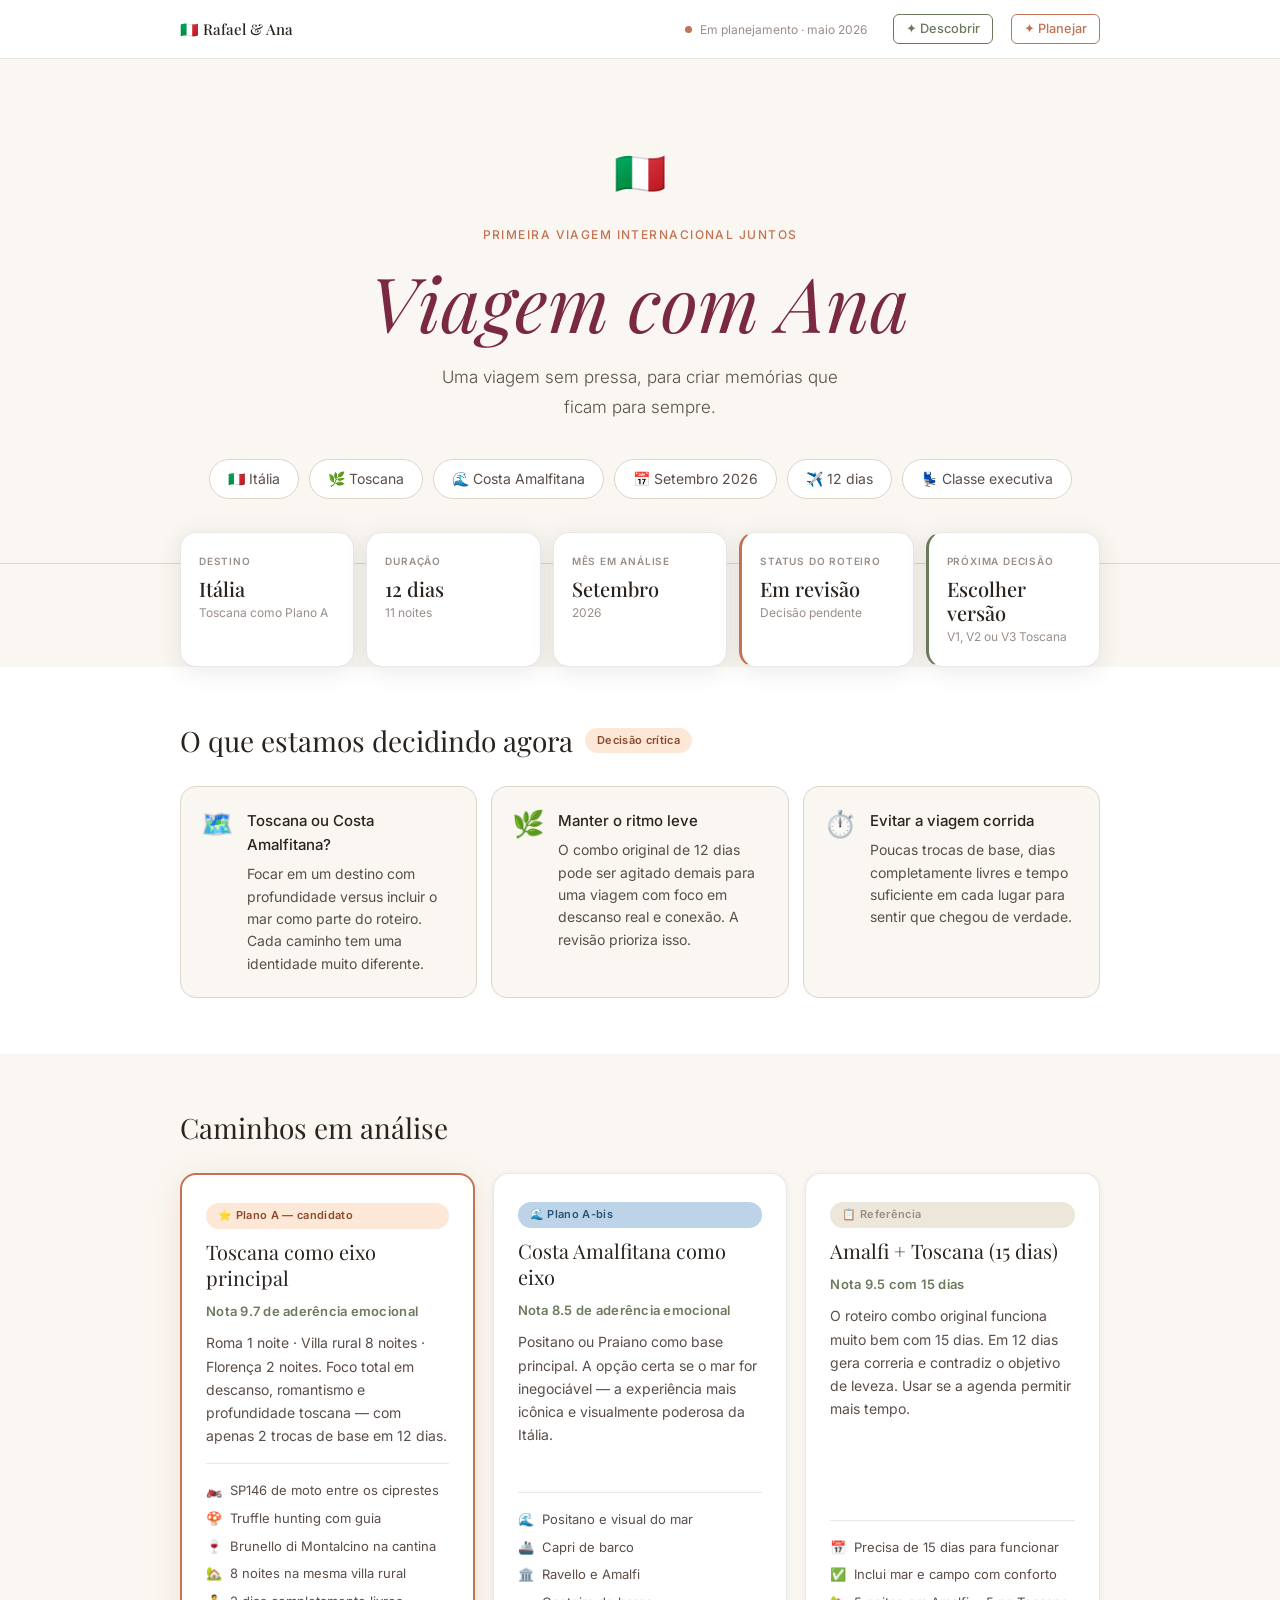
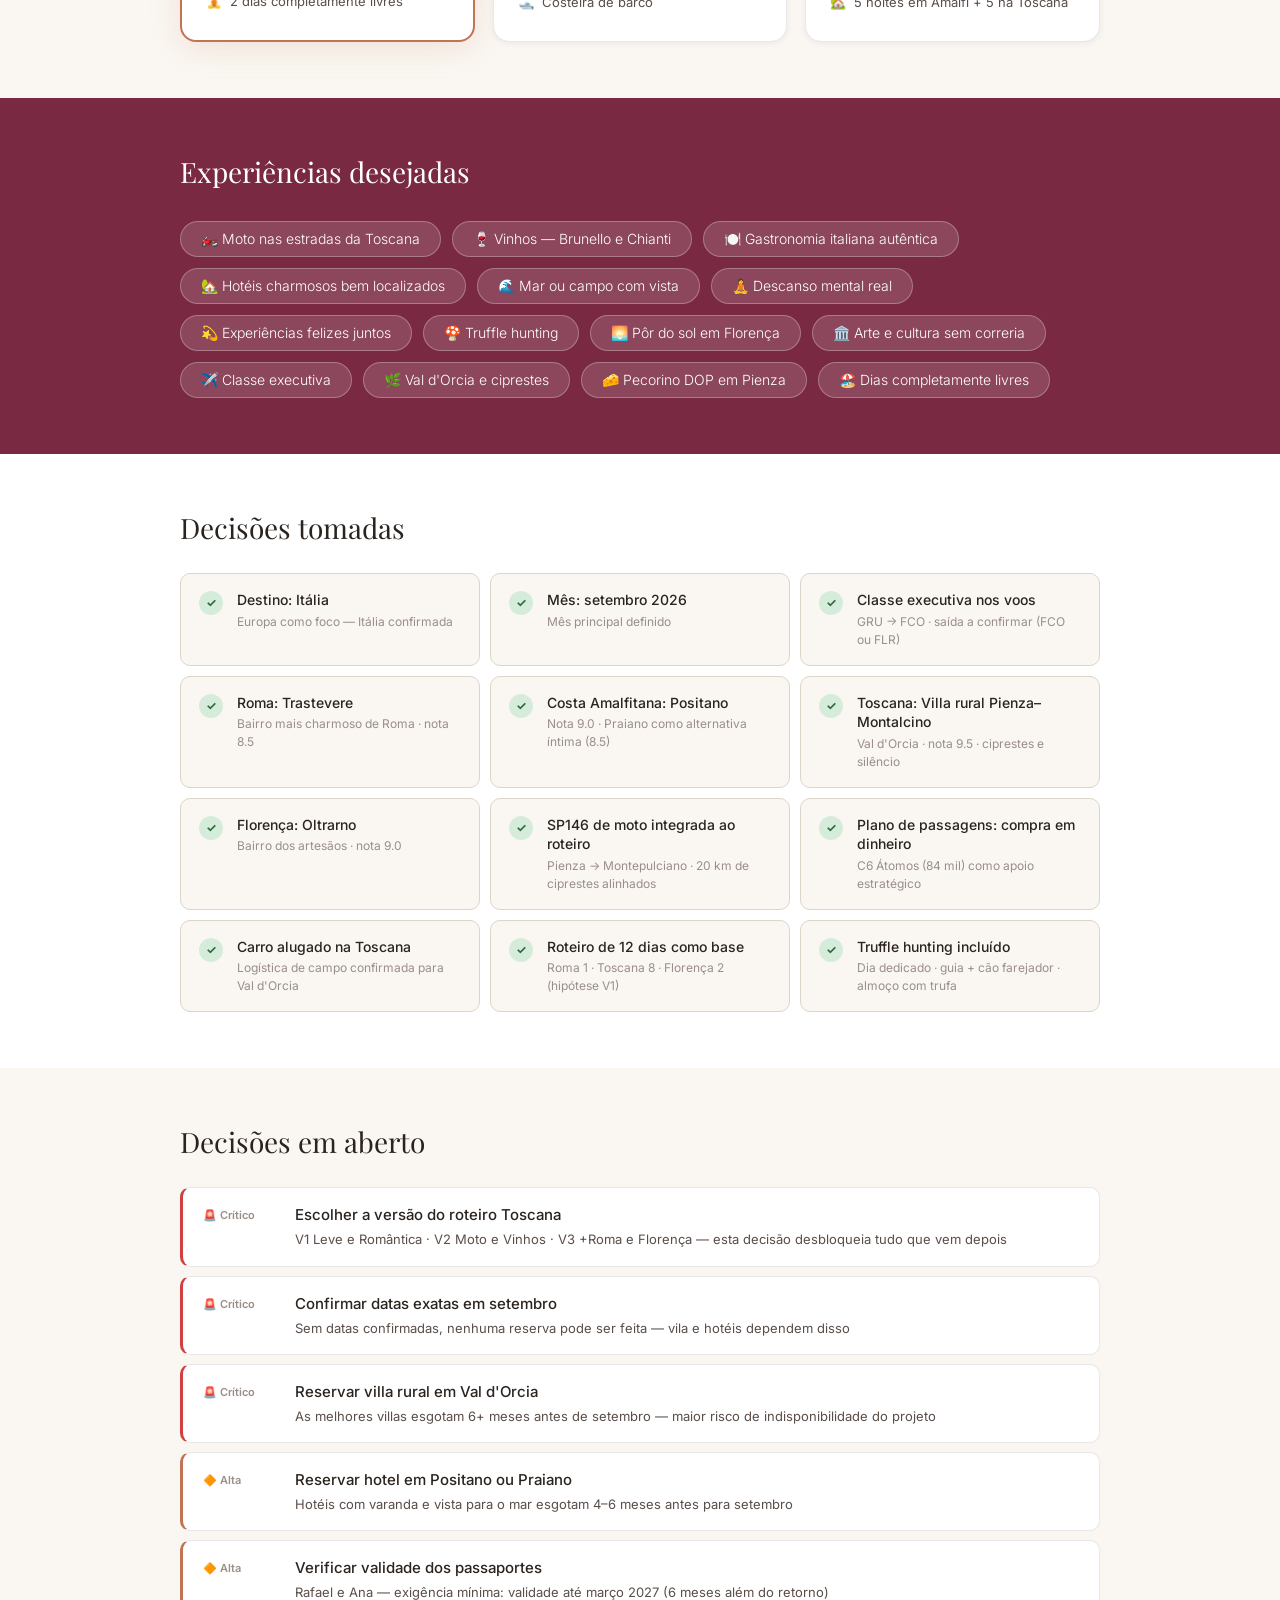
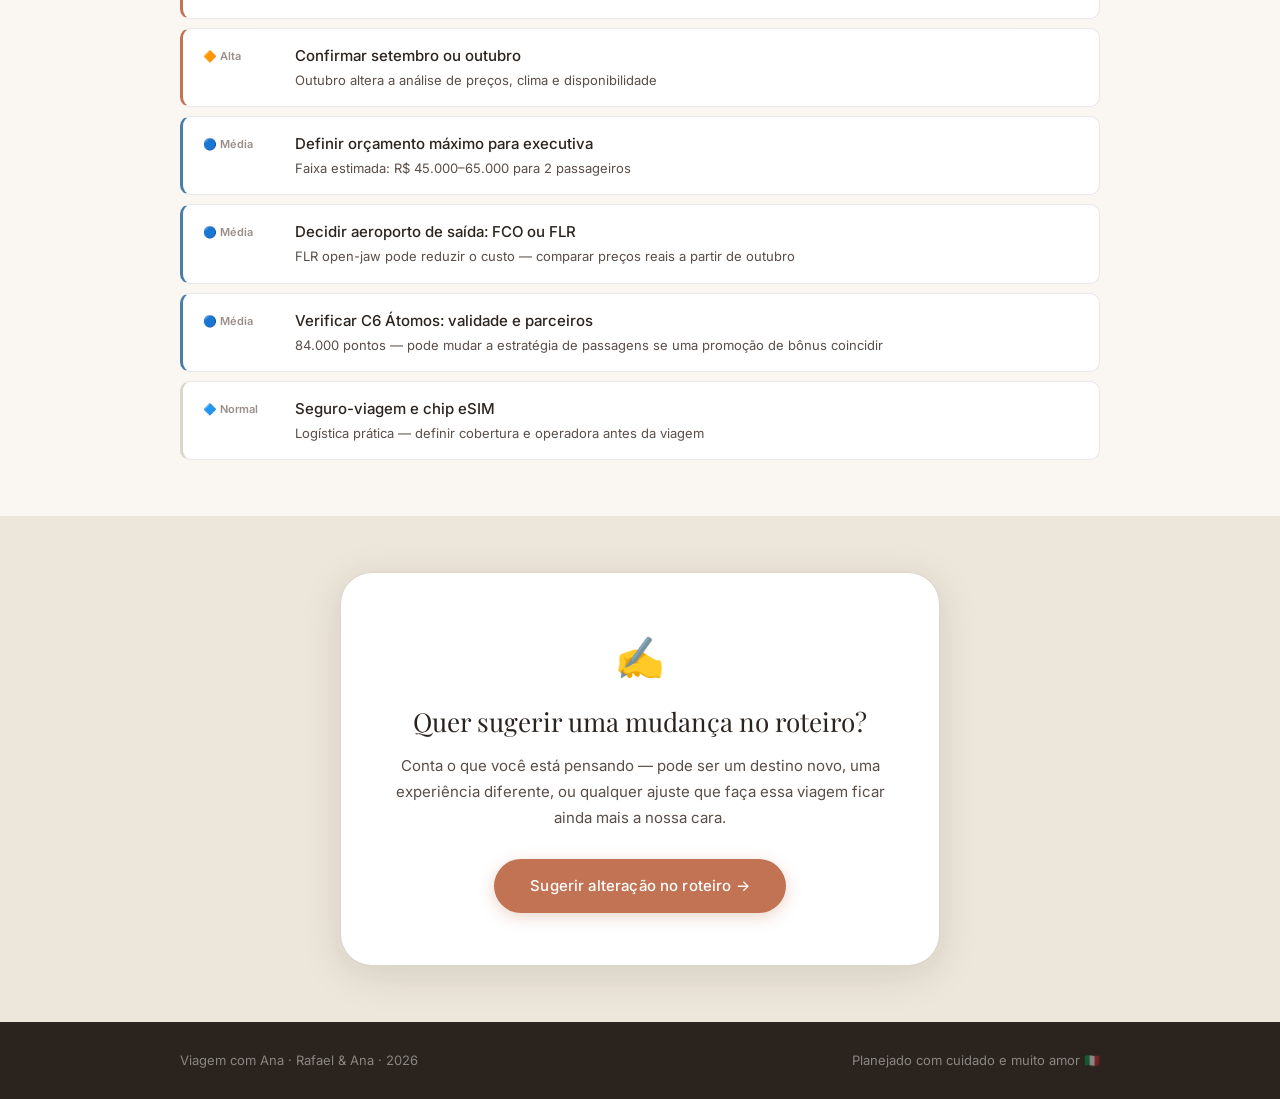
<file: index.html>
<!DOCTYPE html>
<html lang="pt-BR">
<head>
  <meta charset="UTF-8">
  <meta name="viewport" content="width=device-width, initial-scale=1.0">
  <meta name="description" content="Dashboard da viagem de Rafael e Ana — Itália, setembro 2026.">
  <title>Viagem com Ana · Itália 2026</title>
  <link rel="preconnect" href="https://fonts.googleapis.com">
  <link rel="preconnect" href="https://fonts.gstatic.com" crossorigin>
  <link href="https://fonts.googleapis.com/css2?family=Playfair+Display:ital,wght@0,400;0,500;1,400&family=Inter:wght@300;400;500;600&display=swap" rel="stylesheet">
  <link rel="stylesheet" href="style.css">
</head>
<body>

  <!-- ====================================================
       NAV
       ==================================================== -->
  <nav class="nav" aria-label="Navegação principal">
    <div class="container nav-inner">
      <span class="nav-logo">🇮🇹 Rafael &amp; Ana</span>
      <div class="nav-status">
        <div class="nav-dot" aria-hidden="true"></div>
        <span class="nav-label">Em planejamento · maio 2026</span>
        <a href="/descobrir.html" style="margin-left:18px;font-size:0.8rem;font-weight:500;color:#6B7A5C;text-decoration:none;border:1px solid #6B7A5C;padding:4px 12px;border-radius:6px;transition:all 0.2s;" onmouseover="this.style.background='#6B7A5C';this.style.color='white'" onmouseout="this.style.background='transparent';this.style.color='#6B7A5C'">✦ Descobrir</a>
        <a href="/planejar.html" style="margin-left:10px;font-size:0.8rem;font-weight:500;color:#C17353;text-decoration:none;border:1px solid #C17353;padding:4px 12px;border-radius:6px;transition:all 0.2s;" onmouseover="this.style.background='#C17353';this.style.color='white'" onmouseout="this.style.background='transparent';this.style.color='#C17353'">✦ Planejar</a>
      </div>
    </div>
  </nav>

  <!-- ====================================================
       HERO
       ==================================================== -->
  <header class="hero" role="banner">
    <div class="container">
      <span class="hero-flag" aria-hidden="true">🇮🇹</span>
      <p class="hero-eyebrow">Primeira viagem internacional juntos</p>
      <h1 class="hero-title">Viagem com Ana</h1>
      <p class="hero-subtitle">Uma viagem sem pressa, para criar memórias que ficam para sempre.</p>
      <div class="hero-tags" aria-label="Destaques da viagem">
        <span class="hero-tag">🇮🇹 Itália</span>
        <span class="hero-tag">🌿 Toscana</span>
        <span class="hero-tag">🌊 Costa Amalfitana</span>
        <span class="hero-tag">📅 Setembro 2026</span>
        <span class="hero-tag">✈️ 12 dias</span>
        <span class="hero-tag">💺 Classe executiva</span>
      </div>
    </div>
  </header>

  <!-- ====================================================
       CARDS DE STATUS
       ==================================================== -->
  <div class="stats-strip" aria-label="Resumo do planejamento">
    <div class="container">
      <div class="stats-grid">

        <div class="stat-card">
          <div class="stat-label">Destino</div>
          <div class="stat-value">Itália</div>
          <div class="stat-sub">Toscana como Plano A</div>
        </div>

        <div class="stat-card">
          <div class="stat-label">Duração</div>
          <div class="stat-value">12 dias</div>
          <div class="stat-sub">11 noites</div>
        </div>

        <div class="stat-card">
          <div class="stat-label">Mês em análise</div>
          <div class="stat-value">Setembro</div>
          <div class="stat-sub">2026</div>
        </div>

        <div class="stat-card stat-card--alert">
          <div class="stat-label">Status do roteiro</div>
          <div class="stat-value">Em revisão</div>
          <div class="stat-sub">Decisão pendente</div>
        </div>

        <div class="stat-card stat-card--action">
          <div class="stat-label">Próxima decisão</div>
          <div class="stat-value">Escolher versão</div>
          <div class="stat-sub">V1, V2 ou V3 Toscana</div>
        </div>

      </div>
    </div>
  </div>

  <!-- ====================================================
       O QUE ESTAMOS DECIDINDO AGORA
       ==================================================== -->
  <section class="section section--light" aria-labelledby="deciding-title">
    <div class="container">
      <div class="section-header">
        <h2 class="section-title" id="deciding-title">O que estamos decidindo agora</h2>
        <span class="badge badge--alert">Decisão crítica</span>
      </div>
      <div class="deciding-grid">

        <div class="deciding-card">
          <div class="deciding-icon" aria-hidden="true">🗺️</div>
          <div class="deciding-text">
            <strong>Toscana ou Costa Amalfitana?</strong>
            <p>Focar em um destino com profundidade versus incluir o mar como parte do roteiro. Cada caminho tem uma identidade muito diferente.</p>
          </div>
        </div>

        <div class="deciding-card">
          <div class="deciding-icon" aria-hidden="true">🌿</div>
          <div class="deciding-text">
            <strong>Manter o ritmo leve</strong>
            <p>O combo original de 12 dias pode ser agitado demais para uma viagem com foco em descanso real e conexão. A revisão prioriza isso.</p>
          </div>
        </div>

        <div class="deciding-card">
          <div class="deciding-icon" aria-hidden="true">⏱️</div>
          <div class="deciding-text">
            <strong>Evitar a viagem corrida</strong>
            <p>Poucas trocas de base, dias completamente livres e tempo suficiente em cada lugar para sentir que chegou de verdade.</p>
          </div>
        </div>

      </div>
    </div>
  </section>

  <!-- ====================================================
       CAMINHOS EM ANÁLISE
       ==================================================== -->
  <section class="section" aria-labelledby="paths-title">
    <div class="container">
      <h2 class="section-title" id="paths-title">Caminhos em análise</h2>
      <div class="paths-grid">

        <!-- Plano A — Featured -->
        <article class="path-card path-card--featured" aria-label="Plano A recomendado">
          <span class="badge badge--alert">⭐ Plano A — candidato</span>
          <h3 class="path-title">Toscana como eixo principal</h3>
          <div class="path-score">Nota 9.7 de aderência emocional</div>
          <p class="path-desc">Roma 1 noite · Villa rural 8 noites · Florença 2 noites. Foco total em descanso, romantismo e profundidade toscana — com apenas 2 trocas de base em 12 dias.</p>
          <div class="path-details">
            <div class="path-detail"><span aria-hidden="true">🏍️</span> SP146 de moto entre os ciprestes</div>
            <div class="path-detail"><span aria-hidden="true">🍄</span> Truffle hunting com guia</div>
            <div class="path-detail"><span aria-hidden="true">🍷</span> Brunello di Montalcino na cantina</div>
            <div class="path-detail"><span aria-hidden="true">🏡</span> 8 noites na mesma villa rural</div>
            <div class="path-detail"><span aria-hidden="true">🧘</span> 2 dias completamente livres</div>
          </div>
        </article>

        <!-- Plano A-bis -->
        <article class="path-card" aria-label="Plano A-bis: Amalfi">
          <span class="badge badge--sea">🌊 Plano A-bis</span>
          <h3 class="path-title">Costa Amalfitana como eixo</h3>
          <div class="path-score">Nota 8.5 de aderência emocional</div>
          <p class="path-desc">Positano ou Praiano como base principal. A opção certa se o mar for inegociável — a experiência mais icônica e visualmente poderosa da Itália.</p>
          <div class="path-details">
            <div class="path-detail"><span aria-hidden="true">🌊</span> Positano e visual do mar</div>
            <div class="path-detail"><span aria-hidden="true">🚢</span> Capri de barco</div>
            <div class="path-detail"><span aria-hidden="true">🏛️</span> Ravello e Amalfi</div>
            <div class="path-detail"><span aria-hidden="true">🛥️</span> Costeira de barco</div>
          </div>
        </article>

        <!-- Referência -->
        <article class="path-card" aria-label="Referência: combo 15 dias">
          <span class="badge badge--neutral">📋 Referência</span>
          <h3 class="path-title">Amalfi + Toscana (15 dias)</h3>
          <div class="path-score">Nota 9.5 com 15 dias</div>
          <p class="path-desc">O roteiro combo original funciona muito bem com 15 dias. Em 12 dias gera correria e contradiz o objetivo de leveza. Usar se a agenda permitir mais tempo.</p>
          <div class="path-details">
            <div class="path-detail"><span aria-hidden="true">📅</span> Precisa de 15 dias para funcionar</div>
            <div class="path-detail"><span aria-hidden="true">✅</span> Inclui mar e campo com conforto</div>
            <div class="path-detail"><span aria-hidden="true">🏡</span> 5 noites em Amalfi + 5 na Toscana</div>
          </div>
        </article>

      </div>
    </div>
  </section>

  <!-- ====================================================
       EXPERIÊNCIAS DESEJADAS
       ==================================================== -->
  <section class="section section--dark" aria-labelledby="exp-title">
    <div class="container">
      <h2 class="section-title section-title--light" id="exp-title">Experiências desejadas</h2>
      <div class="experiences-wrap" role="list" aria-label="Lista de experiências desejadas">
        <span class="exp-pill" role="listitem">🏍️ Moto nas estradas da Toscana</span>
        <span class="exp-pill" role="listitem">🍷 Vinhos — Brunello e Chianti</span>
        <span class="exp-pill" role="listitem">🍽️ Gastronomia italiana autêntica</span>
        <span class="exp-pill" role="listitem">🏡 Hotéis charmosos bem localizados</span>
        <span class="exp-pill" role="listitem">🌊 Mar ou campo com vista</span>
        <span class="exp-pill" role="listitem">🧘 Descanso mental real</span>
        <span class="exp-pill" role="listitem">💫 Experiências felizes juntos</span>
        <span class="exp-pill" role="listitem">🍄 Truffle hunting</span>
        <span class="exp-pill" role="listitem">🌅 Pôr do sol em Florença</span>
        <span class="exp-pill" role="listitem">🏛️ Arte e cultura sem correria</span>
        <span class="exp-pill" role="listitem">✈️ Classe executiva</span>
        <span class="exp-pill" role="listitem">🌿 Val d'Orcia e ciprestes</span>
        <span class="exp-pill" role="listitem">🧀 Pecorino DOP em Pienza</span>
        <span class="exp-pill" role="listitem">🏖️ Dias completamente livres</span>
      </div>
    </div>
  </section>

  <!-- ====================================================
       DECISÕES TOMADAS
       ==================================================== -->
  <section class="section section--light" aria-labelledby="decided-title">
    <div class="container">
      <h2 class="section-title" id="decided-title">Decisões tomadas</h2>
      <div class="decisions-grid">

        <div class="decision-item">
          <div class="decision-check" aria-label="Confirmado">✓</div>
          <div>
            <div class="decision-title">Destino: Itália</div>
            <div class="decision-sub">Europa como foco — Itália confirmada</div>
          </div>
        </div>

        <div class="decision-item">
          <div class="decision-check" aria-label="Confirmado">✓</div>
          <div>
            <div class="decision-title">Mês: setembro 2026</div>
            <div class="decision-sub">Mês principal definido</div>
          </div>
        </div>

        <div class="decision-item">
          <div class="decision-check" aria-label="Confirmado">✓</div>
          <div>
            <div class="decision-title">Classe executiva nos voos</div>
            <div class="decision-sub">GRU → FCO · saída a confirmar (FCO ou FLR)</div>
          </div>
        </div>

        <div class="decision-item">
          <div class="decision-check" aria-label="Confirmado">✓</div>
          <div>
            <div class="decision-title">Roma: Trastevere</div>
            <div class="decision-sub">Bairro mais charmoso de Roma · nota 8.5</div>
          </div>
        </div>

        <div class="decision-item">
          <div class="decision-check" aria-label="Confirmado">✓</div>
          <div>
            <div class="decision-title">Costa Amalfitana: Positano</div>
            <div class="decision-sub">Nota 9.0 · Praiano como alternativa íntima (8.5)</div>
          </div>
        </div>

        <div class="decision-item">
          <div class="decision-check" aria-label="Confirmado">✓</div>
          <div>
            <div class="decision-title">Toscana: Villa rural Pienza–Montalcino</div>
            <div class="decision-sub">Val d'Orcia · nota 9.5 · ciprestes e silêncio</div>
          </div>
        </div>

        <div class="decision-item">
          <div class="decision-check" aria-label="Confirmado">✓</div>
          <div>
            <div class="decision-title">Florença: Oltrarno</div>
            <div class="decision-sub">Bairro dos artesãos · nota 9.0</div>
          </div>
        </div>

        <div class="decision-item">
          <div class="decision-check" aria-label="Confirmado">✓</div>
          <div>
            <div class="decision-title">SP146 de moto integrada ao roteiro</div>
            <div class="decision-sub">Pienza → Montepulciano · 20 km de ciprestes alinhados</div>
          </div>
        </div>

        <div class="decision-item">
          <div class="decision-check" aria-label="Confirmado">✓</div>
          <div>
            <div class="decision-title">Plano de passagens: compra em dinheiro</div>
            <div class="decision-sub">C6 Átomos (84 mil) como apoio estratégico</div>
          </div>
        </div>

        <div class="decision-item">
          <div class="decision-check" aria-label="Confirmado">✓</div>
          <div>
            <div class="decision-title">Carro alugado na Toscana</div>
            <div class="decision-sub">Logística de campo confirmada para Val d'Orcia</div>
          </div>
        </div>

        <div class="decision-item">
          <div class="decision-check" aria-label="Confirmado">✓</div>
          <div>
            <div class="decision-title">Roteiro de 12 dias como base</div>
            <div class="decision-sub">Roma 1 · Toscana 8 · Florença 2 (hipótese V1)</div>
          </div>
        </div>

        <div class="decision-item">
          <div class="decision-check" aria-label="Confirmado">✓</div>
          <div>
            <div class="decision-title">Truffle hunting incluído</div>
            <div class="decision-sub">Dia dedicado · guia + cão farejador · almoço com trufa</div>
          </div>
        </div>

      </div>
    </div>
  </section>

  <!-- ====================================================
       DECISÕES EM ABERTO
       ==================================================== -->
  <section class="section" aria-labelledby="pending-title">
    <div class="container">
      <h2 class="section-title" id="pending-title">Decisões em aberto</h2>
      <div class="pending-list">

        <div class="pending-item pending-item--critical">
          <div class="pending-urgency" aria-label="Urgência crítica">🚨 Crítico</div>
          <div>
            <div class="pending-title">Escolher a versão do roteiro Toscana</div>
            <div class="pending-sub">V1 Leve e Romântica · V2 Moto e Vinhos · V3 +Roma e Florença — esta decisão desbloqueia tudo que vem depois</div>
          </div>
        </div>

        <div class="pending-item pending-item--critical">
          <div class="pending-urgency" aria-label="Urgência crítica">🚨 Crítico</div>
          <div>
            <div class="pending-title">Confirmar datas exatas em setembro</div>
            <div class="pending-sub">Sem datas confirmadas, nenhuma reserva pode ser feita — vila e hotéis dependem disso</div>
          </div>
        </div>

        <div class="pending-item pending-item--critical">
          <div class="pending-urgency" aria-label="Urgência crítica">🚨 Crítico</div>
          <div>
            <div class="pending-title">Reservar villa rural em Val d'Orcia</div>
            <div class="pending-sub">As melhores villas esgotam 6+ meses antes de setembro — maior risco de indisponibilidade do projeto</div>
          </div>
        </div>

        <div class="pending-item pending-item--high">
          <div class="pending-urgency" aria-label="Urgência alta">🔶 Alta</div>
          <div>
            <div class="pending-title">Reservar hotel em Positano ou Praiano</div>
            <div class="pending-sub">Hotéis com varanda e vista para o mar esgotam 4–6 meses antes para setembro</div>
          </div>
        </div>

        <div class="pending-item pending-item--high">
          <div class="pending-urgency" aria-label="Urgência alta">🔶 Alta</div>
          <div>
            <div class="pending-title">Verificar validade dos passaportes</div>
            <div class="pending-sub">Rafael e Ana — exigência mínima: validade até março 2027 (6 meses além do retorno)</div>
          </div>
        </div>

        <div class="pending-item pending-item--high">
          <div class="pending-urgency" aria-label="Urgência alta">🔶 Alta</div>
          <div>
            <div class="pending-title">Confirmar setembro ou outubro</div>
            <div class="pending-sub">Outubro altera a análise de preços, clima e disponibilidade</div>
          </div>
        </div>

        <div class="pending-item pending-item--medium">
          <div class="pending-urgency" aria-label="Urgência média">🔵 Média</div>
          <div>
            <div class="pending-title">Definir orçamento máximo para executiva</div>
            <div class="pending-sub">Faixa estimada: R$ 45.000–65.000 para 2 passageiros</div>
          </div>
        </div>

        <div class="pending-item pending-item--medium">
          <div class="pending-urgency" aria-label="Urgência média">🔵 Média</div>
          <div>
            <div class="pending-title">Decidir aeroporto de saída: FCO ou FLR</div>
            <div class="pending-sub">FLR open-jaw pode reduzir o custo — comparar preços reais a partir de outubro</div>
          </div>
        </div>

        <div class="pending-item pending-item--medium">
          <div class="pending-urgency" aria-label="Urgência média">🔵 Média</div>
          <div>
            <div class="pending-title">Verificar C6 Átomos: validade e parceiros</div>
            <div class="pending-sub">84.000 pontos — pode mudar a estratégia de passagens se uma promoção de bônus coincidir</div>
          </div>
        </div>

        <div class="pending-item pending-item--normal">
          <div class="pending-urgency" aria-label="Urgência normal">🔷 Normal</div>
          <div>
            <div class="pending-title">Seguro-viagem e chip eSIM</div>
            <div class="pending-sub">Logística prática — definir cobertura e operadora antes da viagem</div>
          </div>
        </div>

      </div>
    </div>
  </section>

  <!-- ====================================================
       CTA — SUGERIR ALTERAÇÃO
       ==================================================== -->
  <section class="section section--tinted" aria-labelledby="cta-title">
    <div class="container">
      <div class="cta-box">
        <div class="cta-icon" aria-hidden="true">✍️</div>
        <h2 class="cta-title" id="cta-title">Quer sugerir uma mudança no roteiro?</h2>
        <p class="cta-text">Conta o que você está pensando — pode ser um destino novo, uma experiência diferente, ou qualquer ajuste que faça essa viagem ficar ainda mais a nossa cara.</p>
        <a href="https://forms.google.com" class="cta-button" target="_blank" rel="noopener noreferrer">
          Sugerir alteração no roteiro →
        </a>
      </div>
    </div>
  </section>

  <!-- ====================================================
       FOOTER
       ==================================================== -->
  <footer class="footer" role="contentinfo">
    <div class="container footer-inner">
      <span>Viagem com Ana · Rafael &amp; Ana · 2026</span>
      <span>Planejado com cuidado e muito amor 🇮🇹</span>
    </div>
  </footer>

</body>
</html>
</file>
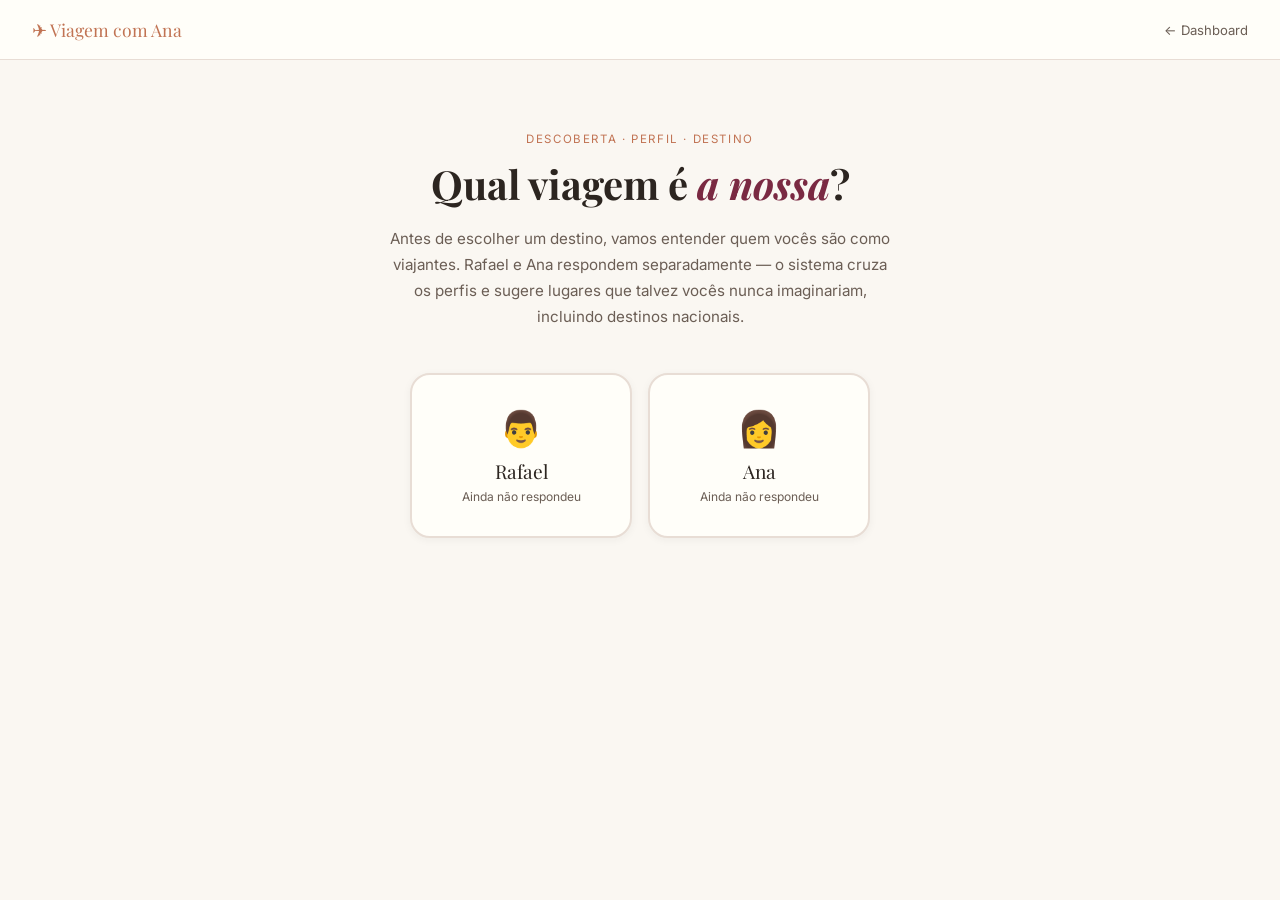
<file: descobrir.html>
<!DOCTYPE html>
<html lang="pt-BR">
<head>
  <meta charset="UTF-8">
  <meta name="viewport" content="width=device-width, initial-scale=1.0">
  <title>Descobrir — Qual viagem é a nossa?</title>
  <link href="https://fonts.googleapis.com/css2?family=Playfair+Display:ital,wght@0,400;0,600;1,400&family=Inter:wght@300;400;500;600&display=swap" rel="stylesheet">
  <style>
    :root {
      --cream: #FAF7F2; --terracotta: #C17353; --olive: #6B7A5C;
      --sea: #4A7EA5; --wine: #7A2942; --warm-white: #FFFEF9;
      --text: #2C2520; --text-light: #6B5E55; --border: #E8DDD5;
      --shadow: 0 2px 16px rgba(44,37,32,0.08);
    }
    * { box-sizing: border-box; margin: 0; padding: 0; }
    body { font-family: 'Inter', sans-serif; background: var(--cream); color: var(--text); min-height: 100vh; }

    nav { background: var(--warm-white); border-bottom: 1px solid var(--border); padding: 0 32px; height: 60px; display: flex; align-items: center; justify-content: space-between; position: sticky; top: 0; z-index: 100; }
    .nav-logo { font-family: 'Playfair Display', serif; font-size: 1.1rem; color: var(--terracotta); text-decoration: none; }
    .nav-back { font-size: 0.82rem; color: var(--text-light); text-decoration: none; }
    .nav-back:hover { color: var(--terracotta); }

    .screen { display: none; min-height: calc(100vh - 60px); }
    .screen.active { display: block; }

    /* ── WELCOME ── */
    .welcome { max-width: 680px; margin: 0 auto; padding: 72px 24px 80px; text-align: center; }
    .welcome-eyebrow { font-size: 0.72rem; letter-spacing: 0.14em; text-transform: uppercase; color: var(--terracotta); margin-bottom: 14px; }
    .welcome h1 { font-family: 'Playfair Display', serif; font-size: 2.5rem; line-height: 1.2; margin-bottom: 18px; }
    .welcome h1 em { font-style: italic; color: var(--wine); }
    .welcome .intro { font-size: 0.95rem; color: var(--text-light); line-height: 1.7; max-width: 500px; margin: 0 auto 44px; }
    .who-cards { display: grid; grid-template-columns: 1fr 1fr; gap: 16px; max-width: 460px; margin: 0 auto 28px; }
    .who-card { background: var(--warm-white); border: 2px solid var(--border); border-radius: 20px; padding: 32px 24px; cursor: pointer; transition: all 0.2s; text-align: center; box-shadow: 0 2px 8px rgba(44,37,32,0.05); }
    .who-card:hover { border-color: var(--terracotta); transform: translateY(-3px); box-shadow: 0 8px 24px rgba(193,115,83,0.2); }
    .who-card.selected { border-color: var(--terracotta); background: var(--terracotta); color: white; transform: translateY(-3px); box-shadow: 0 8px 24px rgba(193,115,83,0.35); }
    .who-card.selected .who-name { color: white; }
    .who-card.selected .who-status { color: rgba(255,255,255,0.8); }
    .who-avatar { font-size: 2.2rem; margin-bottom: 8px; }
    .who-name { font-family: 'Playfair Display', serif; font-size: 1.2rem; }
    .who-status { font-size: 0.75rem; color: var(--text-light); margin-top: 5px; }
    .who-status.done { color: var(--olive); font-weight: 600; }
    .redo-link { font-size: 0.72rem; color: var(--sea); text-decoration: underline; cursor: pointer; margin-top: 4px; display: block; }
    .start-btn { font-family: 'Inter', sans-serif; font-size: 0.95rem; font-weight: 600; padding: 14px 40px; background: var(--wine); color: white; border: none; border-radius: 50px; cursor: pointer; transition: background 0.2s; display: none; }
    .start-btn:hover { background: #5a1e33; }
    .both-done-cta { margin-top: 32px; padding: 24px; background: var(--warm-white); border: 1.5px solid var(--terracotta); border-radius: 14px; display: none; }
    .both-done-cta p { font-size: 0.88rem; color: var(--text-light); margin-bottom: 14px; }
    .reveal-big-btn { font-family: 'Inter', sans-serif; font-size: 1rem; font-weight: 600; padding: 14px 36px; background: var(--terracotta); color: white; border: none; border-radius: 50px; cursor: pointer; transition: background 0.2s; }
    .reveal-big-btn:hover { background: #a85e3d; }

    /* ── QUIZ ── */
    .quiz-wrap { max-width: 660px; margin: 0 auto; padding: 44px 24px 80px; }
    .quiz-progress-bar { height: 4px; background: var(--border); border-radius: 2px; margin-bottom: 40px; }
    .quiz-progress-fill { height: 100%; background: var(--terracotta); border-radius: 2px; transition: width 0.4s ease; }
    .quiz-meta { display: flex; justify-content: space-between; align-items: baseline; margin-bottom: 36px; }
    .quiz-who-label { font-size: 0.78rem; font-weight: 600; letter-spacing: 0.08em; text-transform: uppercase; color: var(--terracotta); }
    .quiz-step-label { font-size: 0.78rem; color: var(--text-light); }

    .question-block { animation: fadeIn 0.3s ease; }
    @keyframes fadeIn { from { opacity:0; transform:translateY(10px); } to { opacity:1; transform:translateY(0); } }
    .question-category { font-size: 0.68rem; letter-spacing: 0.1em; text-transform: uppercase; color: var(--olive); font-weight: 600; margin-bottom: 10px; }
    .question-text { font-family: 'Playfair Display', serif; font-size: 1.7rem; line-height: 1.35; color: var(--text); margin-bottom: 8px; font-weight: 600; }
    .question-sub { font-size: 0.86rem; color: var(--text-light); margin-bottom: 30px; line-height: 1.6; }

    .options-grid { display: grid; gap: 10px; }
    .options-grid.cols-2 { grid-template-columns: 1fr 1fr; }
    @media (max-width:560px) { .options-grid.cols-2 { grid-template-columns: 1fr; } }

    .option-btn { background: var(--warm-white); border: 1.5px solid var(--border); border-radius: 14px; padding: 16px 20px; text-align: left; cursor: pointer; transition: all 0.18s; font-family: 'Inter', sans-serif; box-shadow: 0 1px 4px rgba(44,37,32,0.04); }
    .option-btn:hover { border-color: var(--terracotta); background: #FEF8F5; transform: translateY(-1px); box-shadow: 0 4px 14px rgba(193,115,83,0.15); }
    .option-btn.selected { border-color: var(--terracotta); background: var(--terracotta); color: white; box-shadow: 0 4px 16px rgba(193,115,83,0.35); transform: translateY(-1px); }
    .option-btn.selected .option-label { color: white; }
    .option-btn.selected .option-desc { color: rgba(255,255,255,0.78); }
    .option-emoji { font-size: 1.4rem; display: block; margin-bottom: 8px; }
    .option-label { font-size: 0.9rem; font-weight: 600; color: var(--text); display: block; }
    .option-label.selected { color: var(--wine); }
    .option-desc { font-size: 0.76rem; color: var(--text-light); margin-top: 4px; display: block; line-height: 1.45; }

    .spectrum { margin: 0 0 24px; }
    .spectrum-poles { display: flex; justify-content: space-between; font-size: 0.76rem; color: var(--text-light); margin-bottom: 12px; line-height: 1.4; }
    .spectrum-poles span { max-width: 44%; }
    .spectrum-poles span:last-child { text-align: right; }
    input[type=range] { width: 100%; accent-color: var(--terracotta); cursor: pointer; }
    .spectrum-value { text-align: center; font-size: 0.82rem; font-weight: 600; color: var(--terracotta); margin-top: 8px; height: 20px; }

    .quiz-nav { display: flex; justify-content: space-between; align-items: center; margin-top: 36px; }
    .quiz-back { font-size: 0.82rem; color: var(--text-light); background: none; border: none; cursor: pointer; padding: 8px 0; }
    .quiz-back:hover { color: var(--text); }
    .quiz-next { font-family: 'Inter', sans-serif; font-size: 0.9rem; font-weight: 600; padding: 12px 30px; background: var(--terracotta); color: white; border: none; border-radius: 50px; cursor: pointer; transition: background 0.2s; }
    .quiz-next:hover { background: #a85e3d; }
    .quiz-next:disabled { background: #ccc; cursor: default; }

    /* ── WAITING ── */
    .waiting { max-width: 520px; margin: 0 auto; padding: 80px 24px; text-align: center; }
    .waiting-icon { font-size: 3rem; margin-bottom: 20px; }
    .waiting h2 { font-family: 'Playfair Display', serif; font-size: 1.9rem; margin-bottom: 14px; }
    .waiting p { font-size: 0.88rem; color: var(--text-light); line-height: 1.7; margin-bottom: 28px; }
    .share-box { background: var(--warm-white); border: 1px solid var(--border); border-radius: 12px; padding: 18px 20px; margin-bottom: 24px; text-align: left; }
    .share-box-label { font-size: 0.75rem; font-weight: 600; color: var(--text-light); margin-bottom: 8px; }
    .share-url { font-family: monospace; font-size: 0.78rem; background: var(--cream); padding: 8px 12px; border-radius: 6px; color: var(--sea); word-break: break-all; }
    .waiting-actions { display: flex; gap: 10px; justify-content: center; flex-wrap: wrap; }
    .btn-primary { font-family: 'Inter', sans-serif; font-size: 0.9rem; font-weight: 600; padding: 12px 28px; background: var(--terracotta); color: white; border: none; border-radius: 50px; cursor: pointer; transition: background 0.2s; }
    .btn-primary:hover { background: #a85e3d; }
    .btn-secondary { font-family: 'Inter', sans-serif; font-size: 0.88rem; font-weight: 500; padding: 12px 24px; background: white; color: var(--text-light); border: 1.5px solid var(--border); border-radius: 50px; cursor: pointer; transition: all 0.2s; }
    .btn-secondary:hover { border-color: var(--text-light); color: var(--text); }
    #reveal-msg { font-size: 0.78rem; color: var(--text-light); margin-top: 10px; min-height: 20px; }

    /* ── RESULTS ── */
    .results-wrap { max-width: 900px; margin: 0 auto; padding: 48px 24px 80px; }
    .results-hero { text-align: center; margin-bottom: 48px; }
    .results-hero h2 { font-family: 'Playfair Display', serif; font-size: 2rem; margin-bottom: 8px; }
    .results-hero p { font-size: 0.88rem; color: var(--text-light); }
    .results-actions { display: flex; gap: 10px; justify-content: center; margin-top: 20px; }

    /* Profile match */
    .match-section { background: var(--warm-white); border: 1px solid var(--border); border-radius: 16px; padding: 28px; margin-bottom: 44px; }
    .match-section-title { font-family: 'Playfair Display', serif; font-size: 1.15rem; margin-bottom: 20px; }
    .profiles-row { display: grid; grid-template-columns: 1fr 1fr; gap: 16px; margin-bottom: 24px; }
    .profile-col { padding: 16px; border-radius: 10px; }
    .profile-col.rafael { background: #EBF4FB; }
    .profile-col.ana { background: #F5ECF1; }
    .profile-col-name { font-size: 0.74rem; font-weight: 700; letter-spacing: 0.07em; text-transform: uppercase; margin-bottom: 10px; }
    .profile-col.rafael .profile-col-name { color: var(--sea); }
    .profile-col.ana .profile-col-name { color: var(--wine); }
    .profile-tag { display: inline-block; font-size: 0.74rem; padding: 3px 9px; border-radius: 20px; margin: 2px; }
    .rafael .profile-tag { background: rgba(74,126,165,0.15); color: var(--sea); }
    .ana .profile-tag { background: rgba(122,41,66,0.12); color: var(--wine); }
    .match-dim { margin-bottom: 12px; }
    .match-dim-label { display: flex; justify-content: space-between; font-size: 0.76rem; margin-bottom: 4px; color: var(--text-light); }
    .match-dim-label strong { color: var(--terracotta); }
    .match-track { height: 5px; background: var(--border); border-radius: 3px; }
    .match-fill { height: 100%; background: linear-gradient(90deg, var(--terracotta), var(--wine)); border-radius: 3px; transition: width 0.8s ease; }

    /* Destinations */
    .dest-section-title { font-family: 'Playfair Display', serif; font-size: 1.4rem; margin-bottom: 6px; }
    .dest-section-sub { font-size: 0.84rem; color: var(--text-light); margin-bottom: 28px; line-height: 1.6; }
    .loading-state { text-align: center; padding: 56px 24px; }
    .spinner { width: 38px; height: 38px; border: 3px solid var(--border); border-top-color: var(--terracotta); border-radius: 50%; animation: spin 0.8s linear infinite; margin: 0 auto 18px; }
    @keyframes spin { to { transform: rotate(360deg); } }
    .loading-state p { font-size: 0.88rem; color: var(--text-light); }

    .destinations-grid { display: grid; grid-template-columns: repeat(2, 1fr); gap: 22px; }
    @media (max-width: 660px) { .destinations-grid { grid-template-columns: 1fr; } }

    .dest-card { background: var(--warm-white); border: 1.5px solid var(--border); border-radius: 18px; overflow: hidden; transition: box-shadow 0.2s; }
    .dest-card:hover { box-shadow: 0 10px 40px rgba(44,37,32,0.12); }
    .dest-card.top-pick { border-color: var(--terracotta); }

    .dest-card-top { padding: 22px 22px 16px; }
    .dest-top-row { display: flex; align-items: flex-start; justify-content: space-between; gap: 10px; margin-bottom: 10px; }
    .dest-flag-name { display: flex; align-items: center; gap: 10px; }
    .dest-flag { font-size: 2rem; }
    .dest-name { font-family: 'Playfair Display', serif; font-size: 1.2rem; font-weight: 600; line-height: 1.2; }
    .dest-country { font-size: 0.74rem; color: var(--text-light); margin-top: 2px; }
    .dest-badge { font-size: 0.66rem; font-weight: 700; letter-spacing: 0.06em; text-transform: uppercase; padding: 4px 9px; border-radius: 6px; white-space: nowrap; flex-shrink: 0; }
    .badge-br { background: #EBF4FB; color: var(--sea); }
    .badge-intl { background: #EEF5EC; color: var(--olive); }
    .badge-surprise { background: #F9EDE8; color: var(--terracotta); }

    .dest-tagline { font-size: 0.82rem; font-style: italic; color: var(--text-light); margin-bottom: 14px; }
    .dest-why { font-size: 0.83rem; line-height: 1.65; color: var(--text); padding: 14px; background: #FDF8F4; border-radius: 10px; border-left: 3px solid var(--terracotta); margin-bottom: 0; }
    .dest-why-label { font-size: 0.68rem; font-weight: 700; letter-spacing: 0.08em; text-transform: uppercase; color: var(--terracotta); margin-bottom: 5px; }

    /* Guide sections */
    .dest-guide { border-top: 1px solid var(--border); }
    .guide-toggle { width: 100%; background: none; border: none; cursor: pointer; padding: 14px 22px; display: flex; align-items: center; justify-content: space-between; font-family: 'Inter', sans-serif; font-size: 0.8rem; font-weight: 600; color: var(--text-light); transition: background 0.15s; }
    .guide-toggle:hover { background: var(--cream); }
    .guide-toggle-icon { font-size: 0.7rem; transition: transform 0.2s; }
    .guide-toggle.open .guide-toggle-icon { transform: rotate(180deg); }

    .guide-content { display: none; padding: 0 22px 20px; }
    .guide-content.open { display: block; }

    .guide-block { margin-bottom: 16px; }
    .guide-block:last-child { margin-bottom: 0; }
    .guide-block-title { font-size: 0.7rem; font-weight: 700; letter-spacing: 0.08em; text-transform: uppercase; color: var(--olive); margin-bottom: 8px; }
    .guide-item { display: flex; gap: 8px; font-size: 0.8rem; color: var(--text); line-height: 1.5; margin-bottom: 6px; }
    .guide-item-icon { flex-shrink: 0; }
    .guide-meta-row { display: flex; gap: 16px; flex-wrap: wrap; padding-top: 12px; border-top: 1px solid var(--border); }
    .guide-meta { font-size: 0.75rem; color: var(--text-light); }
    .guide-meta strong { color: var(--text); font-weight: 600; }

    /* ── RUPTURA ── */
    .ruptura-strip { background: linear-gradient(135deg, #3D2B1F, #6B4A2E); color: #F5D9B8; font-size: 0.69rem; font-weight: 700; letter-spacing: 0.1em; text-transform: uppercase; padding: 9px 22px; display: flex; align-items: center; gap: 8px; flex-wrap: wrap; }
    .ruptura-strip-msg { font-weight: 400; font-size: 0.75rem; opacity: 0.88; font-style: italic; letter-spacing: 0; text-transform: none; }
    .dest-card.ruptura { border-color: #8C6340; }

    /* ── VIEWER TOGGLE ── */
    .viewer-toggle { display: flex; align-items: center; gap: 8px; justify-content: center; margin-bottom: 28px; flex-wrap: wrap; }
    .viewer-toggle-label { font-size: 0.78rem; color: var(--text-light); }
    .viewer-btn { font-size: 0.8rem; padding: 7px 18px; border-radius: 50px; border: 1.5px solid var(--border); background: white; cursor: pointer; transition: all 0.15s; font-family: 'Inter', sans-serif; font-weight: 500; }
    .viewer-btn.active.rafael-active { border-color: var(--sea); background: #EBF4FB; color: var(--sea); font-weight: 600; }
    .viewer-btn.active.ana-active { border-color: var(--wine); background: #F5ECF1; color: var(--wine); font-weight: 600; }

    /* ── REACTIONS ── */
    .reactions-section { border-top: 1px solid var(--border); padding: 14px 22px 16px; }
    .reactions-label { font-size: 0.69rem; font-weight: 600; color: var(--text-light); text-transform: uppercase; letter-spacing: 0.07em; margin-bottom: 10px; }
    .reactions-row { display: flex; gap: 8px; }
    .reaction-btn { background: var(--cream); border: 1.5px solid var(--border); border-radius: 50px; padding: 6px 14px; font-size: 0.8rem; cursor: pointer; transition: all 0.15s; font-family: 'Inter', sans-serif; }
    .reaction-btn:hover { border-color: var(--terracotta); }
    .reaction-btn.active-heart { border-color: #C17353; background: #FEF0EA; }
    .reaction-btn.active-meh { border-color: #B5A050; background: #FDFAED; }
    .reaction-btn.active-no { border-color: #999; background: #F5F5F5; }
    .match-banner { margin-top: 10px; font-size: 0.78rem; font-weight: 600; padding: 8px 12px; background: #EEF5EC; color: var(--olive); border-radius: 8px; text-align: center; display: none; }
    .match-banner.visible { display: block; }
    .match-banner.double-heart { background: #FEF0EA; color: var(--terracotta); }

    /* ── EXPLORAR BUTTON ── */
    .explorar-btn { display: block; width: calc(100% - 44px); margin: 0 22px 18px; padding: 13px; background: linear-gradient(135deg, var(--terracotta), var(--wine)); color: white; border: none; border-radius: 12px; font-family: 'Inter', sans-serif; font-size: 0.84rem; font-weight: 700; cursor: pointer; transition: all 0.2s; text-align: center; letter-spacing: 0.02em; box-shadow: 0 4px 14px rgba(122,41,66,0.25); }
    .explorar-btn:hover { opacity: 0.9; transform: translateY(-1px); box-shadow: 0 6px 20px rgba(122,41,66,0.35); }

    /* ── API KEY PROMPT ── */
    .key-prompt-card { grid-column:1/-1; background:var(--warm-white); border:1.5px solid var(--border); border-radius:18px; padding:48px 36px; text-align:center; max-width:520px; margin:0 auto; }
    .key-prompt-icon { font-size:2.4rem; margin-bottom:16px; }
    .key-prompt-card h3 { font-family:'Playfair Display',serif; font-size:1.45rem; margin-bottom:12px; }
    .key-prompt-card > p { font-size:0.86rem; color:var(--text-light); line-height:1.7; margin-bottom:26px; max-width:380px; margin-left:auto; margin-right:auto; }
    .key-prompt-form { display:flex; gap:8px; max-width:420px; margin:0 auto 14px; }
    .key-prompt-form input { flex:1; padding:10px 14px; border:1.5px solid var(--border); border-radius:8px; font-size:0.86rem; outline:none; font-family:'Inter',sans-serif; }
    .key-prompt-form input:focus { border-color:var(--terracotta); }
    .key-prompt-form button { background:var(--terracotta); color:white; border:none; padding:10px 20px; border-radius:8px; font-size:0.85rem; font-weight:600; cursor:pointer; white-space:nowrap; font-family:'Inter',sans-serif; transition:background 0.2s; }
    .key-prompt-form button:hover { background:#a85e3d; }
    .key-prompt-form button:disabled { background:#ccc; cursor:default; }
    .key-prompt-links { font-size:0.75rem; color:var(--text-light); }
    .key-prompt-links a { color:var(--sea); text-decoration:none; }
    .key-prompt-links a:hover { text-decoration:underline; }
    .key-prompt-error { color:#c0392b; font-size:0.77rem; margin-top:8px; min-height:16px; }

    /* ── FALLBACK BANNER ── */
    .fallback-banner { grid-column:1/-1; background:#FDF8F4; border:1px solid var(--border); border-radius:10px; padding:13px 18px; text-align:center; font-size:0.78rem; color:var(--text-light); margin-bottom:8px; line-height:1.6; }
    .fallback-banner a { color:var(--terracotta); text-decoration:none; font-weight:600; cursor:pointer; }
    .fallback-banner a:hover { text-decoration:underline; }
  </style>
</head>
<body>

<nav>
  <a href="/" class="nav-logo">✈ Viagem com Ana</a>
  <a href="/" class="nav-back">← Dashboard</a>
</nav>

<!-- TELA 1: Boas-vindas -->
<div class="screen active" id="screen-welcome">
  <div class="welcome">
    <p class="welcome-eyebrow">Descoberta · Perfil · Destino</p>
    <h1>Qual viagem é <em>a nossa</em>?</h1>
    <p class="intro">Antes de escolher um destino, vamos entender quem vocês são como viajantes. Rafael e Ana respondem separadamente — o sistema cruza os perfis e sugere lugares que talvez vocês nunca imaginariam, incluindo destinos nacionais.</p>

    <div class="who-cards">
      <div class="who-card" onclick="selectWho('rafael', this)">
        <div class="who-avatar">👨</div>
        <div class="who-name">Rafael</div>
        <div class="who-status" id="rafael-status">Ainda não respondeu</div>
        <span class="redo-link" id="rafael-redo" style="display:none" onclick="event.stopPropagation(); redoProfile('rafael')">Refazer meu perfil</span>
      </div>
      <div class="who-card" onclick="selectWho('ana', this)">
        <div class="who-avatar">👩</div>
        <div class="who-name">Ana</div>
        <div class="who-status" id="ana-status">Ainda não respondeu</div>
        <span class="redo-link" id="ana-redo" style="display:none" onclick="event.stopPropagation(); redoProfile('ana')">Refazer meu perfil</span>
      </div>
    </div>

    <button class="start-btn" id="start-btn" onclick="startQuiz()">Começar →</button>

    <div class="both-done-cta" id="both-done-cta">
      <p>Os dois perfis já foram preenchidos. Pronto para ver os destinos?</p>
      <button class="reveal-big-btn" onclick="showResults()">Ver destinos recomendados ✦</button>
    </div>
  </div>
</div>

<!-- TELA 2: Questionário -->
<div class="screen" id="screen-quiz">
  <div class="quiz-wrap">
    <div class="quiz-progress-bar"><div class="quiz-progress-fill" id="progress-fill"></div></div>
    <div class="quiz-meta">
      <div class="quiz-who-label" id="quiz-who-label"></div>
      <div class="quiz-step-label" id="quiz-step-label"></div>
    </div>
    <div id="question-container"></div>
    <div class="quiz-nav">
      <button class="quiz-back" id="quiz-back-btn" onclick="prevQuestion()">← Voltar</button>
      <button class="quiz-next" id="quiz-next-btn" onclick="nextQuestion()" disabled>Continuar →</button>
    </div>
  </div>
</div>

<!-- TELA 3: Aguardando parceiro -->
<div class="screen" id="screen-waiting">
  <div class="waiting">
    <div class="waiting-icon">🌿</div>
    <h2>Perfil salvo!</h2>
    <p>Agora é a vez da outra pessoa. Quando os dois tiverem respondido, o sistema cruza os perfis e revela os destinos ideais para vocês.</p>
    <div class="share-box">
      <div class="share-box-label">Link para a outra pessoa preencher</div>
      <div class="share-url">https://viagem-ana.netlify.app/descobrir.html</div>
    </div>
    <div class="waiting-actions">
      <button class="btn-primary" onclick="checkAndReveal()">Já preenchemos os dois →</button>
      <button class="btn-secondary" onclick="showScreen('screen-welcome')">Voltar ao início</button>
    </div>
    <div id="reveal-msg"></div>
  </div>
</div>

<!-- TELA 4: Resultados -->
<div class="screen" id="screen-results">
  <div class="results-wrap">
    <div class="results-hero">
      <h2>A viagem de Rafael & Ana</h2>
      <p>Destinos gerados a partir dos perfis individuais de vocês dois.</p>
      <div class="results-actions">
        <button class="btn-secondary" onclick="showScreen('screen-welcome')">← Refazer perfis</button>
      </div>
    </div>

    <div class="viewer-toggle">
      <span class="viewer-toggle-label">Você está reagindo como:</span>
      <button class="viewer-btn rafael-active" id="viewer-btn-rafael" onclick="setViewer('rafael')">👨 Rafael</button>
      <button class="viewer-btn ana-active" id="viewer-btn-ana" onclick="setViewer('ana')">👩 Ana</button>
    </div>

    <div class="match-section">
      <div class="match-section-title">Perfis cruzados</div>
      <div class="profiles-row">
        <div class="profile-col rafael"><div class="profile-col-name">Rafael</div><div id="rafael-tags"></div></div>
        <div class="profile-col ana"><div class="profile-col-name">Ana</div><div id="ana-tags"></div></div>
      </div>
      <div id="match-bars"></div>
    </div>

    <div class="dest-section-title">Destinos para vocês</div>
    <div class="dest-section-sub">Ordenados por compatibilidade. Inclui opções que provavelmente não apareceriam numa busca comum — e pelo menos dois destinos nacionais.</div>

    <div class="loading-state" id="dest-loading">
      <div class="spinner"></div>
      <p>Cruzando perfis e gerando recomendações personalizadas...</p>
    </div>
    <div class="destinations-grid" id="destinations-grid" style="display:none"></div>
  </div>
</div>

<script>
// ── PERGUNTAS ────────────────────────────────────────────────────────────────

const QUESTIONS = [
  {
    id: 'escape',
    category: 'Ponto de partida',
    text: 'O que você mais quer deixar para trás nessa viagem?',
    sub: 'Seja honesto. Essa resposta define muito do que o destino precisa oferecer.',
    type: 'single',
    options: [
      { emoji: '📱', label: 'A sensação de estar sempre disponível', desc: 'Notificações, urgências, a vida online' },
      { emoji: '🏙️', label: 'O barulho e o ritmo acelerado', desc: 'Trânsito, compromissos, rotina urbana' },
      { emoji: '🧠', label: 'O peso das decisões e responsabilidades', desc: 'Quero que outros cuidem de tudo por um tempo' },
      { emoji: '😶', label: 'A minha versão cotidiana de mim mesmo', desc: 'Quero ser outra pessoa por alguns dias' },
    ]
  },
  {
    id: 'feel',
    category: 'Sentimento central',
    text: 'Qual sensação você mais quer ter durante essa viagem?',
    sub: 'Escolha a que ressoa mais fundo — não a que "parece certa".',
    type: 'single',
    cols: 2,
    options: [
      { emoji: '🤏', label: 'Pequeno diante de algo imenso', desc: 'Natureza, arquitetura, história' },
      { emoji: '🏡', label: 'Em casa num lugar desconhecido', desc: 'Pertencimento, acolhimento, conforto' },
      { emoji: '🔍', label: 'Curioso sobre tudo ao redor', desc: 'Descoberta, surpresa, aprendizado' },
      { emoji: '😮‍💨', label: 'Completamente desacelerado', desc: 'Sem agenda, sem pressa, sem notificações' },
      { emoji: '🥂', label: 'Celebrando e com leveza', desc: 'Alegria presente, momentos especiais' },
      { emoji: '🪷', label: 'Em silêncio e presença', desc: 'Introspecção, contato com o essencial' },
    ]
  },
  {
    id: 'pace',
    category: 'Ritmo',
    text: 'Como você imagina os seus dias nessa viagem?',
    sub: 'Pense num dia comum, não no melhor dia.',
    type: 'single',
    options: [
      { emoji: '☀️', label: 'Acordar cedo, ver muito, dormir cansado-feliz', desc: 'Alta energia, agenda rica, muito conteúdo' },
      { emoji: '🌤️', label: 'Uma coisa especial por dia, o resto fluindo', desc: 'Equilíbrio: tem plano, mas tem espaço' },
      { emoji: '🌿', label: 'Sem agenda — ver o que o dia traz', desc: 'Lentidão, espontaneidade, presença' },
      { emoji: '🛁', label: 'Acordar tarde, comer bem, não fazer quase nada', desc: 'Descanso como objetivo central' },
    ]
  },
  {
    id: 'unknown',
    category: 'Relação com o novo',
    text: 'Quanto o desconhecido faz parte da sua viagem ideal?',
    sub: 'Não há resposta certa — é sobre quem você é de verdade.',
    type: 'spectrum',
    min: 'Preciso saber o que esperar: hotel confirmado, roteiro definido',
    max: 'O melhor de uma viagem é o que não estava planejado',
    key: 'unknown'
  },
  {
    id: 'discovery',
    category: 'O que você vai buscar',
    text: 'O que você mais quer encontrar nessa viagem?',
    sub: 'Pode escolher a que vier primeiro — não pense muito.',
    type: 'single',
    cols: 2,
    options: [
      { emoji: '🍽️', label: 'Sabores que nunca provei', desc: 'Gastronomia como experiência central' },
      { emoji: '🗺️', label: 'Histórias e culturas diferentes da minha', desc: 'Povo, tradições, jeito de viver' },
      { emoji: '🏔️', label: 'Paisagens que me param no meio do caminho', desc: 'Beleza visual como objetivo' },
      { emoji: '💑', label: 'Nós dois, diferente do que somos no dia a dia', desc: 'Conexão, descoberta do casal' },
      { emoji: '🎲', label: 'A surpresa de não saber o que vem', desc: 'Aventura, espontaneidade' },
      { emoji: '📖', label: 'Entender um lugar de verdade', desc: 'Profundidade, não superfície' },
    ]
  },
  {
    id: 'nature_city',
    category: 'Ambiente',
    text: 'Onde você se sente mais vivo quando viaja?',
    sub: '',
    type: 'spectrum',
    min: 'Cidades — ruas, restaurantes, museus, arquitetura, movimento',
    max: 'Natureza — silêncio, paisagens, trilhas, animais, ar puro',
    key: 'nature_city'
  },
  {
    id: 'food',
    category: 'Gastronomia',
    text: 'Qual é o papel da comida numa boa viagem para você?',
    sub: '',
    type: 'single',
    options: [
      { emoji: '🎯', label: 'É o centro — organizo a viagem em torno de restaurantes', desc: 'Reservo meses antes, pesquiso chefs locais' },
      { emoji: '🌿', label: 'É importante, mas não vivo só disso', desc: 'Gosto de comer bem quando aparece a chance' },
      { emoji: '🏔️', label: 'A paisagem e a experiência valem mais que o prato', desc: 'Comer bem é bônus, não critério' },
      { emoji: '🏡', label: 'Quero comer o que os locais comem, não o que é famoso', desc: 'Autenticidade acima de tudo' },
    ]
  },
  {
    id: 'comfort',
    category: 'Conforto',
    text: 'O que o seu hotel ideal é para você?',
    sub: 'O hotel precisa ser o quê nessa viagem?',
    type: 'single',
    cols: 2,
    options: [
      { emoji: '🏰', label: 'Parte da experiência', desc: 'O lugar em si é um destino — design, história, vista' },
      { emoji: '🛌', label: 'Conforto garantido acima de tudo', desc: 'Cama boa, silêncio, serviço impecável' },
      { emoji: '🏡', label: 'Com personalidade e localização', desc: 'Pequeno, charmoso, bem posicionado' },
      { emoji: '⚡', label: 'Funcional — durmo lá e pronto', desc: 'O que importa é o que está fora do hotel' },
    ]
  },
  {
    id: 'budget',
    category: 'Investimento',
    text: 'Qual faixa de investimento faz sentido para essa viagem?',
    sub: 'Por pessoa, tudo incluído: voo + hospedagem + experiências.',
    type: 'single',
    cols: 2,
    options: [
      { emoji: '🌿', label: 'Até R$ 8.000', desc: 'Viagem nacional bem feita ou internacional econômica' },
      { emoji: '✈️', label: 'R$ 8k – R$ 20k', desc: 'Internacional na econômica, boa hospedagem' },
      { emoji: '🥂', label: 'R$ 20k – R$ 45k', desc: 'Internacional confortável, hotéis especiais' },
      { emoji: '👑', label: 'Acima de R$ 45k', desc: 'Executiva, hotéis excepcionais, sem concessões' },
    ]
  },
  {
    id: 'duration',
    category: 'Tempo',
    text: 'Quantos dias você quer (e consegue) dedicar a essa viagem?',
    sub: '',
    type: 'single',
    cols: 2,
    options: [
      { emoji: '⚡', label: '5 a 7 dias', desc: 'Curto, intenso e focado' },
      { emoji: '🌤️', label: '8 a 12 dias', desc: 'Equilibrado — dá pra respirar' },
      { emoji: '🌊', label: '13 a 18 dias', desc: 'Generoso — tem ritmo e profundidade' },
      { emoji: '🗺️', label: 'Mais de 18 dias', desc: 'Aventura longa — imersão total' },
    ]
  },
  {
    id: 'bubble',
    category: 'Sair da bolha',
    text: 'Qual dessas opções te dá vontade — mesmo que esteja fora da sua zona de conforto?',
    sub: 'Essa é a pergunta mais importante do questionário. Seja honesto.',
    type: 'single',
    options: [
      { emoji: '🏜️', label: 'Um deserto, uma imensidão, um silêncio imenso', desc: 'Natureza extrema, longe do wifi, longe de tudo' },
      { emoji: '🌏', label: 'Uma cultura completamente diferente da minha', desc: 'Japão, Marrocos, Índia, Geórgia — outro mundo de verdade' },
      { emoji: '🏡', label: 'Um vilarejo, uma fazenda, um ritmo de outro século', desc: 'Isolado, autêntico, lento, sem turismo de massa' },
      { emoji: '🌿', label: 'Natureza selvagem do Brasil que nunca explorei', desc: 'Jalapão, Pantanal, Lençóis, Chapada — o Brasil desconhecido' },
    ]
  },
  {
    id: 'memory',
    category: 'Memória',
    text: 'Daqui a 10 anos, como você quer lembrar dessa viagem?',
    sub: 'A primeira resposta que vier é a mais verdadeira.',
    type: 'single',
    options: [
      { emoji: '🌅', label: 'Como o lugar mais bonito que já vi na vida', desc: 'Paisagem, estética, imagem que ficou' },
      { emoji: '🧠', label: 'Como quando aprendi algo sobre o mundo e sobre mim', desc: 'Cultura, descoberta, visão ampliada' },
      { emoji: '❤️', label: 'Como quando me reconectei com quem amo', desc: 'Conexão, amor, momentos presentes' },
      { emoji: '🎯', label: 'Como quando saí da minha bolha de verdade', desc: 'Coragem, ruptura, transformação' },
    ]
  },
];

// ── ESTADO ────────────────────────────────────────────────────────────────────

let currentWho = null;
let currentStep = 0;
let answers = {};

function getProfiles() {
  return {
    rafael: JSON.parse(localStorage.getItem('profile_rafael') || 'null'),
    ana: JSON.parse(localStorage.getItem('profile_ana') || 'null'),
  };
}

// ── BOAS-VINDAS ───────────────────────────────────────────────────────────────

function init() {
  const p = getProfiles();
  if (p.rafael) {
    document.getElementById('rafael-status').textContent = '✓ Perfil preenchido';
    document.getElementById('rafael-status').className = 'who-status done';
    document.getElementById('rafael-redo').style.display = 'block';
  }
  if (p.ana) {
    document.getElementById('ana-status').textContent = '✓ Perfil preenchido';
    document.getElementById('ana-status').className = 'who-status done';
    document.getElementById('ana-redo').style.display = 'block';
  }
  if (p.rafael && p.ana) {
    document.getElementById('both-done-cta').style.display = 'block';
  }
}
init();

function selectWho(who, card) {
  document.querySelectorAll('.who-card').forEach(c => c.classList.remove('selected'));
  card.classList.add('selected');
  currentWho = who;
  const btn = document.getElementById('start-btn');
  btn.style.display = 'block';
  btn.textContent = 'Começar meu perfil →';
}

function redoProfile(who) {
  currentWho = who;
  document.querySelectorAll('.who-card').forEach(c => c.classList.remove('selected'));
  document.querySelector(`.who-card:nth-child(${who === 'rafael' ? 1 : 2})`).classList.add('selected');
  document.getElementById('start-btn').style.display = 'block';
  answers = {};
  currentStep = 0;
  showScreen('screen-quiz');
  renderQuestion();
}

function startQuiz() {
  if (!currentWho) return;
  answers = {};
  currentStep = 0;
  showScreen('screen-quiz');
  renderQuestion();
}

function showResults() {
  showScreen('screen-results');
  renderResults();
}

// ── QUIZ ──────────────────────────────────────────────────────────────────────

function showScreen(id) {
  document.querySelectorAll('.screen').forEach(s => s.classList.remove('active'));
  document.getElementById(id).classList.add('active');
  window.scrollTo(0, 0);
}

function renderQuestion() {
  const q = QUESTIONS[currentStep];
  const pct = (currentStep / QUESTIONS.length * 100).toFixed(0);
  document.getElementById('progress-fill').style.width = pct + '%';
  document.getElementById('quiz-who-label').textContent = currentWho === 'rafael' ? 'Rafael' : 'Ana';
  document.getElementById('quiz-step-label').textContent = `${currentStep + 1} / ${QUESTIONS.length}`;
  document.getElementById('quiz-back-btn').style.visibility = currentStep === 0 ? 'hidden' : 'visible';
  const nextBtn = document.getElementById('quiz-next-btn');
  nextBtn.textContent = currentStep === QUESTIONS.length - 1 ? 'Salvar meu perfil ✓' : 'Continuar →';

  const saved = answers[q.id];
  let html = `<div class="question-block">
    <div class="question-category">${q.category}</div>
    <div class="question-text">${q.text}</div>
    ${q.sub ? `<div class="question-sub">${q.sub}</div>` : ''}`;

  if (q.type === 'spectrum') {
    const val = saved !== undefined ? saved : 50;
    html += `<div class="spectrum">
      <div class="spectrum-poles"><span>${q.min}</span><span>${q.max}</span></div>
      <input type="range" min="0" max="100" value="${val}" id="sp-${q.key}"
        oninput="answers['${q.id}']=parseInt(this.value); document.getElementById('sv-${q.key}').textContent=specLabel(this.value)">
      <div class="spectrum-value" id="sv-${q.key}">${specLabel(val)}</div>
    </div>`;
    if (answers[q.id] === undefined) answers[q.id] = 50;
  } else {
    const cols = q.cols === 2 ? ' cols-2' : '';
    html += `<div class="options-grid${cols}">`;
    q.options.forEach((opt, i) => {
      const sel = q.type === 'multi' ? (Array.isArray(saved) && saved.includes(i)) : saved === i;
      html += `<button class="option-btn${sel ? ' selected' : ''}" onclick="pick('${q.id}',${i},'${q.type}',this)">
        <span class="option-emoji">${opt.emoji}</span>
        <span class="option-label">${opt.label}</span>
        ${opt.desc ? `<span class="option-desc">${opt.desc}</span>` : ''}
      </button>`;
    });
    html += '</div>';
  }

  html += '</div>';
  document.getElementById('question-container').innerHTML = html;
  updateNext();
}

function specLabel(v) {
  v = parseInt(v);
  if (v <= 15) return 'Bem mais para o primeiro lado';
  if (v <= 38) return 'Um pouco mais para o primeiro lado';
  if (v <= 62) return 'Equilibrado entre os dois';
  if (v <= 84) return 'Um pouco mais para o segundo lado';
  return 'Bem mais para o segundo lado';
}

function pick(qId, idx, type, btn) {
  if (type === 'multi') {
    if (!Array.isArray(answers[qId])) answers[qId] = [];
    const arr = answers[qId], pos = arr.indexOf(idx);
    if (pos === -1) { if (arr.length >= 2) return; arr.push(idx); btn.classList.add('selected'); }
    else { arr.splice(pos, 1); btn.classList.remove('selected'); }
  } else {
    answers[qId] = idx;
    document.querySelectorAll('.option-btn').forEach(b => b.classList.remove('selected'));
    btn.classList.add('selected');
  }
  updateNext();
}

function updateNext() {
  const q = QUESTIONS[currentStep], a = answers[q.id];
  const ok = q.type === 'spectrum' ? true : q.type === 'multi' ? (Array.isArray(a) && a.length > 0) : a !== undefined;
  document.getElementById('quiz-next-btn').disabled = !ok;
}

function nextQuestion() {
  if (currentStep < QUESTIONS.length - 1) { currentStep++; renderQuestion(); }
  else saveProfile();
}

function prevQuestion() {
  if (currentStep > 0) { currentStep--; renderQuestion(); }
}

function saveProfile() {
  localStorage.setItem('profile_' + currentWho, JSON.stringify({ who: currentWho, answers, savedAt: new Date().toISOString() }));
  const other = currentWho === 'rafael' ? 'ana' : 'rafael';
  if (getProfiles()[other]) { showScreen('screen-results'); renderResults(); }
  else showScreen('screen-waiting');
}

function checkAndReveal() {
  const p = getProfiles();
  if (p.rafael && p.ana) { showScreen('screen-results'); renderResults(); }
  else {
    const miss = !p.rafael ? 'Rafael' : 'Ana';
    document.getElementById('reveal-msg').textContent = miss + ' ainda não preencheu o perfil.';
  }
}

// ── RESULTADOS ────────────────────────────────────────────────────────────────

function renderResults() {
  const p = getProfiles();
  if (!p.rafael || !p.ana) return;
  renderTags(p.rafael, 'rafael-tags');
  renderTags(p.ana, 'ana-tags');
  renderMatch(p.rafael, p.ana);
  generateDests(p.rafael, p.ana);
}

function getOptionLabel(qId, ans) {
  const q = QUESTIONS.find(x => x.id === qId);
  if (!q) return null;
  if (q.type === 'spectrum') return specLabel(ans);
  if (q.type === 'multi') return Array.isArray(ans) ? ans.map(i => q.options[i]?.label).filter(Boolean).join(' + ') : null;
  return q.options[ans]?.label || null;
}

function renderTags(profile, el) {
  const keys = ['feel', 'pace', 'discovery', 'bubble', 'memory'];
  document.getElementById(el).innerHTML = keys.map(k => {
    const l = getOptionLabel(k, profile.answers[k]);
    return l ? `<span class="profile-tag">${l}</span>` : '';
  }).join('');
}

function renderMatch(r, a) {
  const dims = [
    { label: 'Relação com o desconhecido', qId: 'unknown', spec: true },
    { label: 'Natureza vs. Cidade', qId: 'nature_city', spec: true },
    { label: 'Ritmo desejado', qId: 'pace' },
    { label: 'O que vão buscar', qId: 'discovery' },
  ];
  document.getElementById('match-bars').innerHTML = dims.map(d => {
    const ra = r.answers[d.qId], aa = a.answers[d.qId];
    const match = d.spec ? Math.round(100 - Math.abs(parseInt(ra||50) - parseInt(aa||50))) : (ra === aa ? 100 : 55);
    return `<div class="match-dim">
      <div class="match-dim-label"><span>${d.label}</span><strong>${match}% alinhados</strong></div>
      <div class="match-track"><div class="match-fill" style="width:${match}%"></div></div>
    </div>`;
  }).join('');
}

function buildSummary(p) {
  return QUESTIONS.map(q => {
    const l = getOptionLabel(q.id, p.answers[q.id]);
    return l ? `- ${q.category}: ${l}` : null;
  }).filter(Boolean).join('\n');
}

async function generateDests(rp, ap) {
  document.getElementById('dest-loading').style.display = 'none';
  document.getElementById('destinations-grid').style.display = 'none';

  await callGeminiForDests(rp, ap);
}

function showKeyPrompt(rp, ap) {
  window._pendingProfiles = { rp, ap };
  const grid = document.getElementById('destinations-grid');
  grid.style.display = 'grid';
  grid.innerHTML = `
    <div class="key-prompt-card">
      <div class="key-prompt-icon">✦</div>
      <h3>Recomendações personalizadas com IA</h3>
      <p>Para sugerir destinos do mundo inteiro com base nos perfis de vocês — sem lista fixa — precisamos da chave do Gemini (Google). É gratuita.</p>
      <div class="key-prompt-form">
        <input type="password" id="dest-api-key" placeholder="AIza..." autocomplete="off"
          onkeydown="if(event.key==='Enter') saveDestKeyAndGenerate()" />
        <button id="dest-key-btn" onclick="saveDestKeyAndGenerate()">Gerar →</button>
      </div>
      <div class="key-prompt-error" id="dest-key-error"></div>
      <div class="key-prompt-links">
        Obtenha grátis em <a href="https://aistudio.google.com/app/apikey" target="_blank">aistudio.google.com → Get API Key</a>
        &nbsp;·&nbsp;
        <a onclick="showFallbackWithBanner()">Ver sugestões de exemplo</a>
      </div>
    </div>`;
}

function saveDestKeyAndGenerate() {
  const input = document.getElementById('dest-api-key');
  if (!input) return;
  const key = input.value.trim();
  const errEl = document.getElementById('dest-key-error');
  const btn = document.getElementById('dest-key-btn');
  if (!key || !key.startsWith('AIza')) {
    if (errEl) errEl.textContent = 'Chave inválida — deve começar com AIza...';
    input.style.borderColor = '#c0392b';
    return;
  }
  localStorage.setItem('gemini_api_key', key);
  if (btn) { btn.disabled = true; btn.textContent = 'Gerando...'; }
  document.getElementById('destinations-grid').style.display = 'none';
  document.getElementById('dest-loading').style.display = 'block';
  const { rp, ap } = window._pendingProfiles || {};
  if (rp && ap) callGeminiForDests(rp, ap, key);
}

function showFallbackWithBanner() {
  renderFallback(true);
}

async function callGeminiForDests(rp, ap) {
  document.getElementById('dest-loading').style.display = 'block';
  document.getElementById('destinations-grid').style.display = 'none';

  // Build profile signal summary for the prompt
  const rSummary = buildSummary(rp);
  const aSummary = buildSummary(ap);

  // Extract key signals for the prompt header
  const budgetLabels = ['até R$ 8.000 (nacional/econômico)','R$ 8k–20k (econômico internacional)','R$ 20k–45k (confortável, hotéis especiais)','acima de R$ 45k (executiva, sem concessões)'];
  const rBudget = budgetLabels[rp.answers?.budget] || '';
  const aBudget = budgetLabels[ap.answers?.budget] || '';
  const rNature = parseInt(rp.answers?.nature_city) || 50;
  const aNature = parseInt(ap.answers?.nature_city) || 50;
  const avgNature = Math.round((rNature + aNature) / 2);
  const natureSig = avgNature > 65 ? 'preferência clara por natureza e paisagens' : avgNature < 35 ? 'preferência por cidades, gastronomia e cultura urbana' : 'equilíbrio entre natureza e cidade';

  // Seed for variety (changes per profile combo)
  const seed = Object.values(rp.answers||{}).concat(Object.values(ap.answers||{}))
    .reduce((a,b) => a + (typeof b === 'number' ? b : 0), 0);
  const seedNote = `[seed de variação: ${seed}]`;

  const prompt = `Você é o melhor consultor de viagens do mundo — com conhecimento profundo de destinos obscuros, subestimados e transformadores em todos os continentes. Dois perfis foram preenchidos separadamente.

${seedNote}

PERFIL DE RAFAEL:
${rSummary}
Orçamento: ${rBudget}

PERFIL DE ANA:
${aSummary}
Orçamento: ${aBudget}

CONTEXTO COMBINADO:
- Natureza vs. cidade: ${natureSig} (média dos dois)
- É a primeira viagem internacional deles juntos
- Querem conexão, romantismo e memórias que durem anos

MISSÃO: Recomendar 6 destinos que façam SENTIDO PROFUNDO para esses dois perfis. Não seja genérico. Não seja seguro. Seja corajoso.

REGRAS OBRIGATÓRIAS:
1. Mínimo 2 destinos nacionais (Brasil) — PROIBIDO: Florianópolis, Fernando de Noronha como óbvio, Rio de Janeiro como destino principal
2. Mínimo 1 destino internacional não-europeu e não-óbvio
3. Máximo 2 destinos europeus
4. COMPLETAMENTE PROIBIDO: Paris, Roma, Cancún, Miami, Maldivas, Nova York, Londres, Santorini, Bali, Dubai, Veneza, Barcelona, Amsterdam, Lisboa (muito óbvio para brasileiros)
5. Mínimo 1 destino "type":"surprise" — algo que eles CERTAMENTE não consideraram, que rompe com qualquer expectativa
6. O campo "why" deve citar DIRETAMENTE as respostas dos perfis — não pode ser genérico
7. Os 6 destinos devem ser DIVERSIFICADOS entre si (não sugira 3 destinos de natureza se o perfil pede gastronomia)

QUALIDADE DO "WHY":
Errado: "Destino ideal para casais que buscam experiências únicas."
Certo: "Rafael quer deixar para trás o barulho urbano e Ana quer se sentir pequena diante de algo imenso — [destino] entrega os dois no mesmo lugar, com [detalhe específico]."

Responda APENAS com JSON válido, sem markdown, sem texto antes ou depois:
{
  "destinations": [
    {
      "flag": "emoji da bandeira nacional",
      "name": "Nome do Destino (pode ser região, cidade ou combinação)",
      "country": "País ou Estado",
      "tagline": "Frase poética de até 8 palavras que capture a essência",
      "type": "br | intl | surprise",
      "why": "2-3 frases que citam DIRETAMENTE elementos dos perfis de Rafael e Ana",
      "experiences": ["experiência concreta e específica 1", "experiência concreta 2", "experiência concreta 3"],
      "stay": "Tipo de hospedagem ideal para o perfil + exemplo concreto",
      "food": ["prato ou restaurante específico com contexto", "segundo prato ou experiência gastronômica"],
      "tip": "Dica prática não-óbvia que a maioria dos viajantes não descobre",
      "budget": "Faixa em BRL por pessoa (voo + hotel + experiências)",
      "bestTime": "Melhor época e por quê"
    }
  ]
}`;

  try {
    const res = await fetch(
      '/api/ai',
      {
        method: 'POST',
        headers: { 'Content-Type': 'application/json' },
        body: JSON.stringify({
          contents: [{ role: 'user', parts: [{ text: prompt }] }],
          generationConfig: { maxOutputTokens: 4096, temperature: 0.85 }
        })
      }
    );
    if (res.status === 400 || res.status === 403) {
      // Chave inválida/expirada — limpar e usar scoring local

      document.getElementById('dest-loading').style.display = 'none';
      renderFallback(true, 'Chave Gemini inválida ou expirada — mostrando sugestões do perfil.');
      return;
    }
    const data = await res.json();
    const text = data.candidates?.[0]?.content?.parts?.find(p => p.text)?.text || '';
    const m = text.match(/\{[\s\S]*\}/);
    if (!m) throw new Error('no json');
    renderCards(JSON.parse(m[0]).destinations);
  } catch (e) {
    console.error(e);
    renderFallback(true);
  }
}

function renderCards(dests) {
  window._destsCache = dests;
  document.getElementById('dest-loading').style.display = 'none';
  const grid = document.getElementById('destinations-grid');
  grid.style.display = 'grid';
  const badgeCls = { br: 'badge-br', intl: 'badge-intl', surprise: 'badge-surprise' };
  const badgeLbl = { br: '🇧🇷 Nacional', intl: '🌍 Internacional', surprise: '✦ Fora da bolha' };

  grid.innerHTML = dests.map((d, i) => {
    const isRuptura = d.type === 'surprise';
    return `
    <div class="dest-card${i === 0 ? ' top-pick' : ''}${isRuptura ? ' ruptura' : ''}">
      ${isRuptura ? `<div class="ruptura-strip">🔥 Fator Ruptura <span class="ruptura-strip-msg">— Você nunca pensaria nisso sozinho. Por isso está aqui.</span></div>` : ''}
      <div class="dest-card-top">
        <div class="dest-top-row">
          <div class="dest-flag-name">
            <div class="dest-flag">${d.flag}</div>
            <div>
              <div class="dest-name">${d.name}</div>
              <div class="dest-country">${d.country}</div>
            </div>
          </div>
          <span class="dest-badge ${badgeCls[d.type]||'badge-intl'}">${badgeLbl[d.type]||'🌍 Internacional'}</span>
        </div>
        <div class="dest-tagline">${d.tagline}</div>
        <div class="dest-why">
          <div class="dest-why-label">Por que faz sentido para vocês</div>
          ${d.why}
        </div>
      </div>
      <div class="dest-guide">
        <button class="guide-toggle" onclick="toggleGuide(this)">
          Ver guia completo
          <span class="guide-toggle-icon">▼</span>
        </button>
        <div class="guide-content">
          ${d.experiences ? `<div class="guide-block">
            <div class="guide-block-title">Experiências para o perfil de vocês</div>
            ${d.experiences.map(e => `<div class="guide-item"><span class="guide-item-icon">✦</span><span>${e}</span></div>`).join('')}
          </div>` : ''}
          ${d.stay ? `<div class="guide-block">
            <div class="guide-block-title">Onde ficar</div>
            <div class="guide-item"><span class="guide-item-icon">🛌</span><span>${d.stay}</span></div>
          </div>` : ''}
          ${d.food ? `<div class="guide-block">
            <div class="guide-block-title">O que comer</div>
            ${d.food.map(f => `<div class="guide-item"><span class="guide-item-icon">🍽️</span><span>${f}</span></div>`).join('')}
          </div>` : ''}
          ${d.tip ? `<div class="guide-block">
            <div class="guide-block-title">Dica importante</div>
            <div class="guide-item"><span class="guide-item-icon">💡</span><span>${d.tip}</span></div>
          </div>` : ''}
          <div class="guide-meta-row">
            <div class="guide-meta"><strong>Investimento/pessoa:</strong> ${d.budget}</div>
            <div class="guide-meta"><strong>Melhor época:</strong> ${d.bestTime}</div>
          </div>
        </div>
      </div>
      <div class="reactions-section">
        <div class="reactions-label">Como você reagiu a esse destino?</div>
        <div class="reactions-row">
          <button class="reaction-btn" id="react-${i}-heart" onclick="react(${i},'heart')">❤️ Curti</button>
          <button class="reaction-btn" id="react-${i}-meh" onclick="react(${i},'meh')">🤔 Talvez</button>
          <button class="reaction-btn" id="react-${i}-no" onclick="react(${i},'no')">✗ Passa</button>
        </div>
        <div class="match-banner" id="match-banner-${i}"></div>
      </div>
      <button class="explorar-btn" onclick="exploreWithAI(${i})">Explorar com IA →</button>
    </div>`;
  }).join('');

  // init viewer toggle state
  setViewer(currentViewer, true);
  // init all reaction UIs
  setTimeout(() => updateAllReactionUIs(), 50);
}

function toggleGuide(btn) {
  btn.classList.toggle('open');
  const content = btn.nextElementSibling;
  content.classList.toggle('open');
}

// ── VIEWER TOGGLE ─────────────────────────────────────────────────────────────
let currentViewer = localStorage.getItem('current_viewer') || 'rafael';

function setViewer(who, silent) {
  currentViewer = who;
  if (!silent) localStorage.setItem('current_viewer', who);
  const btnR = document.getElementById('viewer-btn-rafael');
  const btnA = document.getElementById('viewer-btn-ana');
  if (!btnR || !btnA) return;
  btnR.classList.toggle('active', who === 'rafael');
  btnA.classList.toggle('active', who === 'ana');
  updateAllReactionUIs();
}

// ── REACTIONS ─────────────────────────────────────────────────────────────────
function loadReactions() {
  return {
    rafael: JSON.parse(localStorage.getItem('reactions_rafael') || '{}'),
    ana: JSON.parse(localStorage.getItem('reactions_ana') || '{}'),
  };
}

function react(cardIdx, reaction) {
  const reactions = loadReactions();
  const current = reactions[currentViewer][cardIdx];
  if (current === reaction) {
    delete reactions[currentViewer][cardIdx]; // toggle off
  } else {
    reactions[currentViewer][cardIdx] = reaction;
  }
  localStorage.setItem('reactions_' + currentViewer, JSON.stringify(reactions[currentViewer]));
  updateReactionUI(cardIdx);
}

function updateReactionUI(cardIdx) {
  const reactions = loadReactions();
  const myR = reactions[currentViewer][cardIdx];
  const types = ['heart','meh','no'];
  const activeCls = { heart:'active-heart', meh:'active-meh', no:'active-no' };
  types.forEach(r => {
    const btn = document.getElementById(`react-${cardIdx}-${r}`);
    if (!btn) return;
    types.forEach(t => btn.classList.remove(activeCls[t]));
    if (myR === r) btn.classList.add(activeCls[r]);
  });
  // Match banner
  const rR = reactions.rafael[cardIdx];
  const rA = reactions.ana[cardIdx];
  const banner = document.getElementById(`match-banner-${cardIdx}`);
  if (!banner) return;
  let matchText = '';
  let doubleHeart = false;
  if (rR === 'heart' && rA === 'heart') { matchText = '❤️ Os dois curtiram esse destino!'; doubleHeart = true; }
  else if (rR === 'no' && rA === 'no') matchText = '🤝 Combinado — os dois passaram nesse.';
  else if (rR === 'meh' && rA === 'meh') matchText = '🤔 Os dois estão na dúvida aqui.';
  else if (rR === 'heart' && rA === 'meh') matchText = '💙 Rafael curtiu · Ana ainda está na dúvida';
  else if (rA === 'heart' && rR === 'meh') matchText = '💜 Ana curtiu · Rafael ainda está na dúvida';
  else if (rR === 'heart' && rA === 'no') matchText = '💙 Rafael curtiu · Ana passou';
  else if (rA === 'heart' && rR === 'no') matchText = '💜 Ana curtiu · Rafael passou';
  banner.textContent = matchText;
  banner.classList.toggle('visible', !!matchText);
  banner.classList.toggle('double-heart', doubleHeart);
}

function updateAllReactionUIs() {
  const grid = document.getElementById('destinations-grid');
  if (!grid) return;
  const count = grid.querySelectorAll('.dest-card').length;
  for (let i = 0; i < count; i++) updateReactionUI(i);
}

// ── EXPLORAR COM IA ───────────────────────────────────────────────────────────
function exploreWithAI(cardIdx) {
  const d = (window._destsCache || [])[cardIdx];
  if (!d) return;
  localStorage.setItem('explore_dest', JSON.stringify(d));
  window.location.href = '/explorar';
}

// ── DESTINATION POOL ──────────────────────────────────────────────────────────
// Each destination has scoring attributes: nature(0-100), culture(0-100),
// food(0-100), adventure(0-100), calm(0-100), budgetMin(0-3), bubbleTags[]

const DEST_POOL = [
  // ── BRASIL ─────────────────────────────────────────────────────────────────
  { flag:'🇧🇷', name:'Jalapão, Tocantins', country:'Brasil', tagline:'O deserto laranja que o Brasil esqueceu.', type:'br',
    s: { nature:95, culture:20, food:30, adventure:90, calm:60, budgetMin:1,
         bubbleTags:['deserto','natureza','isolamento','ruptura','silêncio'] },
    why:'Para quem quer se sentir pequeno diante de algo imenso e sair completamente da bolha — paisagens de outro planeta, silêncio absoluto e um Brasil que não existe em guia de turismo.',
    experiences:['Nadar nos fervedouros — piscinas de areia que borbulham água cristalina','Dunas de areia vermelha ao pôr do sol sem ninguém por quilômetros','Cachoeira da Velha — uma das mais impressionantes do Brasil central'],
    stay:'Pousadas de aventura em São Félix do Tocantins ou acampamentos de imersão no cerrado',
    food:['Peixe do rio fresco grelhado nas pousadas locais','Pequi com arroz — o sabor símbolo do cerrado'],
    tip:'Vá de maio a setembro. Na chuva, as estradas ficam intransitáveis. Reserve guia local com antecedência — é indispensável.',
    budget:'R$ 5.000–9.000', bestTime:'Maio a setembro' },

  { flag:'🇧🇷', name:'Lençóis Maranhenses', country:'Brasil', tagline:'Dunas brancas, lagoas azuis, silêncio perfeito.', type:'br',
    s: { nature:95, culture:20, food:55, adventure:60, calm:80, budgetMin:1,
         bubbleTags:['natureza','paisagem','beleza','silêncio','deserto'] },
    why:'Uma das paisagens mais únicas do planeta — e está no Brasil. Para quem quer beleza absurda com ritmo lento e mínima infraestrutura turística.',
    experiences:['Caminhar entre as dunas ao amanhecer quando não há ninguém','Nadar nas lagoas interdunas de água azul-turquesa','Sobrevoo de avião leve — a vista de cima muda a perspectiva'],
    stay:'Pousadas em Barreirinhas (mais estruturado) ou Atins (vilarejo pequeno, mais atmosfera)',
    food:['Filhote grelhado — peixe de rio local, textura marcante','Torta de camarão e tacacá — gastronomia maranhense autêntica'],
    tip:'As lagoas enchem entre julho e setembro. Em outros meses as dunas existem, mas as lagoas podem estar secas — atenção à época.',
    budget:'R$ 4.500–8.000', bestTime:'Julho a setembro' },

  { flag:'🇧🇷', name:'Chapada Diamantina', country:'Brasil', tagline:'O interior que a Bahia guarda com ciúme.', type:'br',
    s: { nature:88, culture:45, food:45, adventure:82, calm:65, budgetMin:1,
         bubbleTags:['natureza','aventura','trilha','brasil','cachoeira'] },
    why:'Cachoeiras, cavernas e trilhas num dos cenários naturais mais diversos do país — com um circuito cultural vivo na vila de Lençóis para equilibrar.',
    experiences:['Morro do Pai Inácio ao amanhecer com vista do Vale do Capão','Poço Azul e Poço Encantado — luzes azuis dentro de cavernas inundadas','Pernoite numa fazenda de café no alto da Chapada'],
    stay:'Pousadas charmosas em Lençóis ou Vale do Capão — pequenas e com personalidade',
    food:['Moqueca de peixe de rio com pirão — gastronomia baiana de interior','Cerveja artesanal nas biroscas de Lençóis à noite'],
    tip:'Contrate guia local para as trilhas maiores — além da segurança, são eles que conhecem atalhos e histórias que não estão no mapa.',
    budget:'R$ 3.500–7.000', bestTime:'Junho a setembro' },

  { flag:'🇧🇷', name:'Pantanal Sul', country:'Brasil', tagline:'A maior savana alagada do planeta, quase sem turistas.', type:'br',
    s: { nature:100, culture:15, food:40, adventure:78, calm:82, budgetMin:1,
         bubbleTags:['natureza','fauna','isolamento','aventura','silêncio'] },
    why:'Para quem quer a experiência de estar completamente dentro da natureza — onças, araras e capivaras a metros de distância, sem filtro, sem grade.',
    experiences:['Safari fotográfico em busca de onças pintadas no rio Cuiabá','Pôr do sol de barco vendo jacarés e tuiuiús sem ninguém por perto','Pernoite numa fazenda tradicional do Pantanal com jantar ao relento'],
    stay:'Fazendas-pousada dentro do Pantanal — como a Caiman (MS) ou Pousada do Rio Mutum',
    food:['Pacu assado na brasa — o peixe-símbolo do Pantanal','Arroz com pequi e carne-seca defumada, pratos da cultura pantaneira'],
    tip:'Estrada Transpantaneira (MT): 150km de terra com pontes de madeira — o acesso mais bonito. Vá de julho a outubro (seca).',
    budget:'R$ 5.000–12.000', bestTime:'Julho a outubro' },

  { flag:'🇧🇷', name:'São Luís + Alcântara', country:'Brasil', tagline:'Arquitetura colonial e ruínas no Maranhão profundo.', type:'br',
    s: { nature:55, culture:90, food:80, adventure:45, calm:65, budgetMin:1,
         bubbleTags:['cultura','gastronomia','brasil','história','arquitetura'] },
    why:'A única cidade tombada pela UNESCO no Brasil com azulejos portugueses intactos — e a 1h de barco, Alcântara: ruínas coloniais numa baía quase deserta.',
    experiences:['São Luís ao entardecer: azulejos coloniais e tambores de Bumba Meu Boi','Alcântara de barco: ruínas do pelourinho e casarões abandonados na praia','Travessia de barco na baía de São Marcos ao amanhecer'],
    stay:'Casarões históricos convertidos em pousada no centro de São Luís',
    food:['Arroz de cuxá — prato símbolo maranhense com vinagreira e camarão','Torta de camarão fresco e casquinha de caranguejo no Mercado Central'],
    tip:'São Luís é a porta de entrada para os Lençóis Maranhenses — vale combinar os dois numa mesma viagem de 8–10 dias.',
    budget:'R$ 4.000–8.000', bestTime:'Julho a setembro' },

  // ── INTERNACIONAL NÃO-EUROPEU ───────────────────────────────────────────────
  { flag:'🇬🇪', name:'Geórgia — Tbilisi & Kazbegi', country:'Geórgia', tagline:'O lugar que nenhum amigo seu visitou ainda.', type:'surprise',
    s: { nature:65, culture:90, food:90, adventure:65, calm:58, budgetMin:2,
         bubbleTags:['ruptura','cultura','gastronomia','vinho','diferente','história'] },
    why:'Gastronomia que surpreende, vinhos naturais patrimônio da humanidade, montanhas do Cáucaso e um povo caloroso — com custo 3x menor que Europa Ocidental.',
    experiences:['Kazbegi — monastério Gergeti a 2.200m com vista para o Monte Kazbek nevado','Jantar num marani (adega tradicional) com vinho qvevri fermentado em ânforas de barro','Tbilisi antiga: ruas entalhadas em madeira, banhos de enxofre sulfurosos, bares escondidos'],
    stay:'Pousadas de design em Tbilisi antiga (Fabrika ou Rooms Hotel) ou casas rurais em Kazbegi',
    food:['Khinkali — pasta recheada de carne que se come com as mãos, nunca com garfo','Churchkhela — nozes embrulhadas em pasta de uva, o doce das ruas georgianas'],
    tip:'O vinho é servido em quantidades generosas em qualquer refeição — é parte da hospitalidade. Aceite sempre. A Geórgia é um dos países mais seguros da região.',
    budget:'R$ 9.000–18.000', bestTime:'Maio–junho e Setembro–outubro' },

  { flag:'🇲🇦', name:'Marrocos — Fes e Atlas', country:'Marrocos', tagline:'Uma viagem ao século XIII com culinária de outro nível.', type:'surprise',
    s: { nature:55, culture:95, food:85, adventure:65, calm:45, budgetMin:2,
         bubbleTags:['ruptura','cultura','história','gastronomia','diferente','labirinto'] },
    why:'Medina de Fes — labirinto vivo sem carros desde o século IX — e o Atlas com paisagens de tirar o fôlego. Para quem quer sair completamente do seu mundo sem voar 20 horas.',
    experiences:['Acordar na medina de Fes antes do azan e caminhar sem mapa nem telefone','Jantar num riad com vista para os telhados da cidade antiga','Aït Benhaddou e vales berberes do Atlas: paisagem de Lawrence da Arábia'],
    stay:'Riad na medina de Fes — Riad Fes ou Dar Roumana — casas com pátio interno, silêncio absoluto',
    food:['Pastilla de pombo ou frango — folhado doce-salgado único no mundo','Tagine de cordeiro com ameixas num restaurante fora do circuito turístico'],
    tip:'Contrate guia local para a medina de Fes no primeiro dia — sem guia, a experiência é frustrante. Com guia, é mágica.',
    budget:'R$ 10.000–18.000', bestTime:'Março–maio e Outubro–novembro' },

  { flag:'🇨🇴', name:'Colômbia — Cartagena & Cafeteira', country:'Colômbia', tagline:'Cor, calor e café num país que virou outra coisa.', type:'intl',
    s: { nature:65, culture:85, food:82, adventure:62, calm:52, budgetMin:1,
         bubbleTags:['cultura','gastronomia','latinoamerica','história','mar'] },
    why:'Cartagena colonial com o Caribe ao fundo e a zona cafeeira como um dos cenários mais bonitos da América Latina — tudo num raio de 2h de voo.',
    experiences:['Caminhar pelas muralhas de Cartagena ao entardecer com drinque na mão','Fazenda de café na zona cafeeira: colheita, torra e degustação na fonte','Parque Nacional Tayrona: selva encontrando o Caribe, trilha de 3h até praias sem estrada'],
    stay:'Boutique hotel no centro histórico de Cartagena ou finca boutique na zona cafeeira',
    food:['Arepas de choclo com queso costeño — café da manhã que define o país','Bandeja paisa — o prato mais honesto da culinária colombiana'],
    tip:'A zona cafeeira fica via Medellín ou Pereira. Vale combinar Cartagena (3n) + Cafeteira (4n) numa viagem de 10 dias.',
    budget:'R$ 7.000–15.000', bestTime:'Dezembro–março e Julho–agosto' },

  { flag:'🇵🇪', name:'Peru — além de Machu Picchu', country:'Peru', tagline:'Uma das civilizações mais complexas já existiu aqui.', type:'surprise',
    s: { nature:72, culture:92, food:90, adventure:72, calm:50, budgetMin:2,
         bubbleTags:['ruptura','cultura','história','gastronomia','diferente','arqueologia'] },
    why:'Lima tem a melhor gastronomia da América Latina; Cusco é uma das cidades mais impressionantes do mundo; e Machu Picchu ainda é Machu Picchu.',
    experiences:['Lima: jantar no Central ou num cevicheria local no Mercado Surquillo','Cusco e o Vale Sagrado dos Incas — as ruínas que ninguém fotografa','Machu Picchu no Caminho Inca — 4 dias de trilha para a chegada mais épica possível'],
    stay:'Pousadas boutique em Miraflores (Lima) e em hotel de design no centro histórico de Cusco',
    food:['Ceviche clássico de linguado no Mercado Surquillo de Lima','Chupe de camarones — sopa cremosa de camarões do Pacífico'],
    tip:'Machu Picchu tem limite de visitantes e ingressos esgotam meses antes. Reserve antes de comprar a passagem.',
    budget:'R$ 10.000–22.000', bestTime:'Maio a outubro (seca)' },

  // ── EUROPA ─────────────────────────────────────────────────────────────────
  { flag:'🇵🇹', name:'Alentejo, Portugal', country:'Portugal', tagline:'O interior que Lisboa esqueceu de contar.', type:'intl',
    s: { nature:72, culture:70, food:92, adventure:38, calm:92, budgetMin:2,
         bubbleTags:['vinho','gastronomia','tranquilidade','história','campo'] },
    why:'Herdades de vinho, planícies douradas e gastronomia honesta. A Europa sem turismo de massa, num ritmo que permite sentir-se em casa num lugar desconhecido.',
    experiences:['Visitar uma herdade de vinho e almoçar com o produtor','Évora ao entardecer — cidade medieval sem multidão','Estrada entre vinhedos e olivais ao pôr do sol, sem destino certo'],
    stay:'Herdades boutique com vinha própria — Monte da Ravasqueira ou Convento do Espinheiro',
    food:['Migas alentejanas com carne de porco à alentejana','Vinhos do Alentejo — Esporão, Herdade do Esporão, Monte da Ravasqueira'],
    tip:'Alugue carro — é indispensável. As herdades ficam fora das cidades e a liberdade de parar onde quiser é metade da experiência.',
    budget:'R$ 12.000–22.000', bestTime:'Abril–junho e Setembro–outubro' },

  { flag:'🇵🇹', name:'Açores — São Miguel & Flores', country:'Portugal', tagline:'Vulcões, baleia e silêncio no meio do Atlântico.', type:'surprise',
    s: { nature:92, culture:45, food:70, adventure:80, calm:88, budgetMin:2,
         bubbleTags:['natureza','ruptura','isolamento','aventura','oceano','vulcão'] },
    why:'Um arquipélago vulcânico no Atlântico com lagos de cratera, golfinhos e o melhor mergulho da Europa — praticamente desconhecido pelos brasileiros.',
    experiences:['Lagoa das Sete Cidades: lago bicolor dentro de uma cratera vulcânica','Observação de baleias e golfinhos (avistamento quase garantido)','Caldeiras da Furnas: geysers e cozido preparado pelo calor da terra'],
    stay:'Casas rurais com vista para o mar ou hotéis boutique na Lagoa, São Miguel',
    food:['Cozido das Furnas — ensopado cozido por energia geotérmica dentro da terra','Chicharro grelhado e queijo de São Jorge — sabores únicos do Atlântico'],
    tip:'Flores é a ilha mais remota e mais impressionante — vale o voo interno de 40min. São Miguel é a base com mais estrutura.',
    budget:'R$ 12.000–20.000', bestTime:'Junho a outubro' },

  { flag:'🇮🇹', name:'Puglia — Salento & Valle d\'Itria', country:'Itália', tagline:'O calcanhar da Itália que os italianos guardam pra si.', type:'intl',
    s: { nature:65, culture:80, food:95, adventure:35, calm:82, budgetMin:3,
         bubbleTags:['gastronomia','vinho','cultura','mar','tranquilidade','história'] },
    why:'Ostuni, Alberobello e o Salento — a Itália autêntica sem filas. Gastronomia honesta, masserias, mar cristalino e poucas pessoas.',
    experiences:['Almoço numa masseria do séc. XVIII com azeite e burrata da própria fazenda','Alberobello: os trulli (casas cônicas únicas no mundo) às 7h sem turistas','Praia de Porto Selvaggio — penhasco, pinheiros e água que parece Caribe'],
    stay:'Masseria boutique entre Ostuni e Fasano — experiência de fazenda italiana de charme',
    food:['Orecchiette al ragù di braciole — a pasta que define a Puglia','Bombette — rolinhos de carne de porco recheados, especialidade de Alberobello'],
    tip:'Alugue carro. As melhores praias e masserias ficam fora dos centros — sem carro, você perde 70% do que a região tem.',
    budget:'R$ 18.000–35.000', bestTime:'Junho e Setembro–outubro' },

  { flag:'🇪🇸', name:'Astúrias & Galícia', country:'Espanha', tagline:'A Espanha que nunca aparece no Instagram.', type:'surprise',
    s: { nature:82, culture:72, food:88, adventure:62, calm:75, budgetMin:2,
         bubbleTags:['natureza','gastronomia','ruptura','verde','cultura','costa'] },
    why:'Picos de Europa, costas selvagens do Cantábrico, sidra e mariscos — a Espanha que não existe no imaginário do Brasil.',
    experiences:['Picos de Europa: paisagem alpina com vacas e vilarejos de pedra em altitude','Comer percebes (crustáceo rarísimo) num bar de beira-mar na Galícia','Santiago de Compostela ao entardecer — catedral e peregrinos chegando'],
    stay:'Parador histórico (hotéis em castelos/conventos do governo) ou casas rurais nos Picos',
    food:['Percebe, navalheira e mexilhão no mercado de Orense — mariscos do Atlântico','Lacón con grelos — carne defumada com legumes, o prato de inverno galego'],
    tip:'Astúrias e Galícia são verdes o ano todo — julho e agosto têm menos chuva. Alugue carro para conectar as duas regiões em 10 dias.',
    budget:'R$ 12.000–22.000', bestTime:'Junho a setembro' },

  { flag:'🇯🇵', name:'Kyoto fora de temporada', country:'Japão', tagline:'A beleza que transforma quem vê.', type:'intl',
    s: { nature:55, culture:97, food:97, adventure:38, calm:88, budgetMin:3,
         bubbleTags:['cultura','gastronomia','beleza','silêncio','arte','história'] },
    why:'Templos vazios ao amanhecer, gastronomia que redefine o que é comer bem, e uma cultura que ensina a ficar quieto e prestar atenção.',
    experiences:['Fushimi Inari às 5h — os mil torii sem nenhum turista','Kaiseki em Gion — refeição de 12 pratos que é arte comestível','Arashiyama: bambus, templos e rio Oi em silêncio absoluto'],
    stay:'Ryokan tradicional em Kyoto — Hiiragiya ou Tawaraya — com tatami, yukata e café da manhã japonês',
    food:['Kaiseki — haute cuisine japonesa, sequência de pequenos pratos','Tofu de Kyoto — yudofu no Nanzenji, simples e inesquecível'],
    tip:'Evite março-abril (cerejeiras) e novembro (folhagem) — lotação máxima. Dezembro/janeiro tem frio, silêncio e preço bem menor.',
    budget:'R$ 25.000–42.000', bestTime:'Dezembro–fevereiro ou junho–agosto' },

  // ── BRASIL (continuação) ────────────────────────────────────────────────────
  { flag:'🇧🇷', name:'Fernando de Noronha', country:'Brasil', tagline:'O mar mais bonito do Brasil — com limite de visitas.', type:'br',
    s: { nature:97, culture:20, food:55, adventure:75, calm:80, budgetMin:2,
         bubbleTags:['natureza','mar','snorkel','isolamento','beleza','brasil'] },
    why:'Água azul-transparente, golfinhos que aparecem toda manhã na Baía do Sancho, e uma paisagem vulcânica que justifica cada centavo gasto para chegar.',
    experiences:['Baía do Sancho ao amanhecer: a praia mais bonita do Brasil, vazia às 7h','Snorkel na Baía dos Porcos com tartarugas e barracudas a 1m de distância','Mergulho na Laje Dois Irmãos com cardumes que escurecem a visão'],
    stay:'Pousadas boutique em Vila dos Remédios — Maravilha ou Teju-Açu',
    food:['Lagosta fresca grelhada nos restaurantes da vila','Peixe do dia com pirão de inhame — culinária simples e perfeita'],
    tip:'A Taxa de Preservação Ambiental (TPA) é cara e tem limite diário de visitantes — reserve com meses de antecedência. Merece o esforço.',
    budget:'R$ 8.000–20.000', bestTime:'Agosto a dezembro' },

  { flag:'🇧🇷', name:'Bonito, Mato Grosso do Sul', country:'Brasil', tagline:'Snorkel em rios com água de cristal dentro da floresta.', type:'br',
    s: { nature:92, culture:15, food:42, adventure:80, calm:70, budgetMin:1,
         bubbleTags:['natureza','água','snorkel','aventura','brasil','fauna'] },
    why:'Rios com visibilidade de 50m, flutuação com peixes coloridos, grutas com lagos de esmeralda — tudo regulado para preservar um ecossistema único no mundo.',
    experiences:['Flutuação no Rio da Prata com arraias, dourados e pintados à vista','Gruta do Lago Azul: formações de cristal sobre um lago de azul impossível','Abismo Anhumas: rapel de 72m até uma gruta inundada com estalactites'],
    stay:'Pousadas de charme nos arredores de Bonito — Zagaia Eco-Resort ou Pousada Olho d\'Água',
    food:['Pintado na telha — peixe pantaneiro assado no molho de tomates e alcaparras','Pacu assado na brasa servido com farofa de banana'],
    tip:'Cada atração tem limite diário de visitantes. Reserve online com semanas de antecedência — chegando sem reserva, você fica sem fazer nada.',
    budget:'R$ 4.000–9.000', bestTime:'Outubro a março' },

  { flag:'🇧🇷', name:'Paraty & Costa Verde', country:'Brasil', tagline:'Cachaça artesanal, mar e história no mesmo quintal.', type:'br',
    s: { nature:78, culture:80, food:75, adventure:50, calm:72, budgetMin:1,
         bubbleTags:['história','mar','cachaça','cultura','arquitetura','brasil'] },
    why:'Centro histórico colonial intacto, mais de 300 cachoeiras na mata atlântica e uma baía com ilhas paradisíacas — tudo a 4h de São Paulo.',
    experiences:['Passeio de escuna pelas ilhas da baía com parada em praias de acesso só por mar','Trilha até a cachoeira do Tobogã com banho nas pedras lisas','Paraty ao entardecer: paralelepípedos, igrejas e a maré que invade o centro'],
    stay:'Pousadas históricas no centro tombado — Casa Turquesa ou Pousada do Sandi',
    food:['Pinga artesanal da Cachaçaria Paratiana — degustação com 40 rótulos diferentes','Camarão ao alho com pirão de banana — restaurantes no centro histórico'],
    tip:'O Festival da Cachaça em julho e a FLIP (literatura) em julho-agosto lotam a cidade. Evite nessas datas ou reserve com muito antecedência.',
    budget:'R$ 3.000–7.000', bestTime:'Abril–julho e setembro–novembro' },

  { flag:'🇧🇷', name:'Ouro Preto & Tiradentes', country:'Brasil', tagline:'O barroco brasileiro no seu esplendor original.', type:'br',
    s: { nature:45, culture:95, food:72, adventure:30, calm:70, budgetMin:1,
         bubbleTags:['história','cultura','arquitetura','gastronomia','brasil','arte'] },
    why:'Ouro Preto é um museu a céu aberto onde cada dobra do terreno esconde uma igreja de ouro. Tiradentes, a 70km, é menor, mais calma e gastronômica.',
    experiences:['Visita guiada às igrejas barrocas ao amanhecer, antes dos grupos','Teatro Municipal de Ouro Preto — um dos mais bonitos do Brasil colonial','Tiradentes: Museu de Arte Sacra e jantar num solar setecentista'],
    stay:'Pousadas históricas em Tiradentes — Solar da Ponte ou Pousada Três Portas',
    food:['Frango ao molho pardo com angu — prato mineiro clássico num rancho colonial','Doce de leite artesanal e queijo canastra direto do produtor'],
    tip:'Ouro Preto é cidade universitária — nos fins de semana festivos fica barulhenta. Prefira Tiradentes para dormir: mais calma, igual em beleza.',
    budget:'R$ 3.000–6.500', bestTime:'Abril–julho e setembro–outubro' },

  { flag:'🇧🇷', name:'Amazônia — Rio Negro', country:'Brasil', tagline:'A floresta que respira e você sente dentro do peito.', type:'br',
    s: { nature:100, culture:60, food:55, adventure:72, calm:80, budgetMin:1,
         bubbleTags:['natureza','fauna','cultura','silêncio','brasil','isolamento'] },
    why:'Manaus é o portal para um dos biomas mais impressionantes do planeta. O Rio Negro — de água preta e quente — é mais gentil para nadar que o Solimões.',
    experiences:['Encontro das Águas: a fronteira visual entre rio Negro e Solimões por 6km','Passeio noturno de canoa para ver jacarés, sapos e piranhas no igarapé','Comunidade ribeirinha: almoço e cultura dos povos do rio'],
    stay:'Lodges flutuantes no Rio Negro — Anavilhanas Jungle Lodge ou Amazon Tupana Lodge',
    food:['Tacacá com jambu — o prato que anestesia a boca e você quer mais','Caldeirada de tucunaré com farinha d\'água e banana-da-terra'],
    tip:'Período das cheias (janeiro-junho): a floresta fica inundada e se navega entre as copas das árvores. Período de seca (julho-dezembro): praias e rios acessíveis.',
    budget:'R$ 5.000–14.000', bestTime:'Junho a novembro (melhor visibilidade)' },

  { flag:'🇧🇷', name:'Trancoso & Arraial d\'Ajuda', country:'Brasil', tagline:'O Nordeste que manteve a alma enquanto crescia.', type:'br',
    s: { nature:75, culture:60, food:80, adventure:42, calm:78, budgetMin:2,
         bubbleTags:['praia','gastronomia','beleza','tranquilidade','brasil','cultura'] },
    why:'Trancoso tem o Quadrado mais bonito do Brasil, praias sem badalação e restaurantes que ficariam bem em qualquer capital europeia — num vilarejo na Bahia.',
    experiences:['Praia dos Nativos ao amanhecer: 6km de areia, sem construção, sem barulho','O Quadrado de Trancoso ao entardecer com as casas coloridas e igrejas dos séculos XVII','Passeio de quadriciclo pelas praias desertas entre Caraíva e Corumbau'],
    stay:'Pousadas boutique no Quadrado — Etnia ou Uxua Casa Hotel & Spa',
    food:['Moqueca baiana de siri mole com dendê e leite de coco no barro','Acarajé com vatapá e caruru na feira de Arraial d\'Ajuda'],
    tip:'Trancoso fica lotada no verão e festas de fim de ano. Abril-junho é a lua de mel perfeita: vazio, verde, preço razoável.',
    budget:'R$ 6.000–18.000', bestTime:'Abril a julho' },

  { flag:'🇧🇷', name:'Serra Gaúcha — Vale dos Vinhedos', country:'Brasil', tagline:'O vinho brasileiro que já vence premiações internacionais.', type:'br',
    s: { nature:65, culture:75, food:92, adventure:38, calm:80, budgetMin:1,
         bubbleTags:['vinho','gastronomia','tranquilidade','cultura','brasil','campo'] },
    why:'Cantinas familiares com 4 gerações, uvas sendo pisadas à mão e um espumante de Garibaldi que envergonha muito Prosecco. Com a paisagem européia e o calor gaúcho.',
    experiences:['Roteiro de vinícolas no Vale dos Vinhedos com degustação em cantinas familiares','Café colonial em Nova Petrópolis — mesa de 40 pratos tradicionais teutos','Bento Gonçalves: vindima manual em março com pés na cuba'],
    stay:'Pousadas boutique nas vinícolas — Casa Valduga Wine Hotel ou Pousada Vivalti',
    food:['Risoto de funghi com espumante brut colhido no Vale','Churrasco gaúcho ao estilo colonial com linguiça artesanal defumada'],
    tip:'Março é época da vindima — colheita manual e a uva mais fresca. Julho tem frio de verdade, vinhedos dourados e festas de inverno.',
    budget:'R$ 3.000–7.000', bestTime:'Março–maio e julho' },

  { flag:'🇧🇷', name:'Ilha Grande, Rio de Janeiro', country:'Brasil', tagline:'Sem carro, sem banco, sem estresse. Só mata e mar.', type:'br',
    s: { nature:88, culture:35, food:60, adventure:68, calm:82, budgetMin:1,
         bubbleTags:['natureza','mar','isolamento','trilha','brasil','praia'] },
    why:'Ilha Grande proibiu carros. O resultado é o mais incrível: silêncio, trilhas, praias acessíveis só a pé ou de barco, e uma biodiversidade absurda.',
    experiences:['Trilha de 3h até Lopes Mendes — a praia mais bonita do Rio e talvez do Brasil','Snorkel nos recifes de Sítio Forte com polvos, agulhões e estrelas-do-mar','Passeio de caiaque pelas lagunas e ilhotas ao redor da Ilha Grande'],
    stay:'Pousadas em Abraão (mais estrutura) ou em praias remotas com acesso só de barco',
    food:['Peixe fresquíssimo grelhado com pirão de banana no restaurante da praia','Camarão à baiana em restaurante familiar com mesas na areia'],
    tip:'Vá de semana: nos fins de semana de verão o barco de Angra despeja 3.000 pessoas. Na semana, a ilha volta a ser deserta.',
    budget:'R$ 3.500–8.000', bestTime:'Abril a novembro' },

  // ── AMÉRICA LATINA ──────────────────────────────────────────────────────────
  { flag:'🇦🇷', name:'Mendoza & Andes Argentinos', country:'Argentina', tagline:'Malbec nas encostas dos Andes, a melhor combinação do mundo.', type:'intl',
    s: { nature:78, culture:55, food:88, adventure:60, calm:72, budgetMin:1,
         bubbleTags:['vinho','gastronomia','natureza','aventura','latinoamerica','andes'] },
    why:'A capital mundial do Malbec com o Aconcágua de fundo. Vinícolas com arquitetura premiada, almoços de 4h à sombra de parreiras e neve nos picos.',
    experiences:['Degustação nas bodegas do Valle de Uco com vista para os Andes nevados','Rafting no Rio Mendoza com classe III-IV em mar de neve derretida','Acampamento base do Aconcágua (opcional) ou trekking no Parque Provincial'],
    stay:'Bodegas boutique com hospedagem — Casa de Uco ou Cavas Wine Lodge',
    food:['Asado a la parrilla de cordeiro com chimichurri caseiro','Empanadas mendocinas de carne cortada a cuchillo — recheio de verdade'],
    tip:'Câmbio paralelo (blue) torna a Argentina acessível para brasileiros. Pergunte na chegada — faz diferença enorme no custo total.',
    budget:'R$ 4.000–11.000', bestTime:'Outubro a abril' },

  { flag:'🇦🇷', name:'Patagônia — El Calafate & Chaltén', country:'Argentina', tagline:'O fim do mundo que faz o coração apertar de beleza.', type:'surprise',
    s: { nature:100, culture:15, food:55, adventure:88, calm:78, budgetMin:2,
         bubbleTags:['natureza','ruptura','silêncio','aventura','isolamento','paisagem'] },
    why:'Perito Moreno avançando sobre o Lago Argentino com estrondos de gelo. Monte Fitz Roy ao amanhecer. Uma das últimas fronteiras genuínas do planeta.',
    experiences:['Perito Moreno: caminhar sobre a geleira com crampons no gelo azul','Trekking até Laguna de los Tres com o Fitz Roy a 100m de distância','Acampamento em El Chaltén com aurora austral em noites limpas de março'],
    stay:'Hostels boutique em El Chaltén para base de trekking ou hotel em El Calafate',
    food:['Cordeiro patagônico assado a la cruz — 8h de cozimento lento ao ar livre','Centolla (caranguejo-rei) fresca em Puerto Madryn — quando na temporada'],
    tip:'El Chaltén tem trekking gratuito com trilhas sinalizadas — não precisa de guia. Vá em fevereiro-março: dias longos, menos vento.',
    budget:'R$ 9.000–20.000', bestTime:'Novembro a março' },

  { flag:'🇧🇴', name:'Salar de Uyuni, Bolívia', country:'Bolívia', tagline:'O maior espelho do mundo, a 3.600m de altitude.', type:'surprise',
    s: { nature:95, culture:45, food:40, adventure:72, calm:70, budgetMin:1,
         bubbleTags:['ruptura','natureza','paisagem','diferente','isolamento','altitude'] },
    why:'Uma extensão plana de sal de 10.000 km² onde céu e terra se fundem. A estação das chuvas transforma o salar num espelho perfeito — foto impossível sem edição.',
    experiences:['Nascer do sol no salar no espelho d\'água da estação das chuvas (novembro–março)','Cemitério de trens abandonados enferrujando no sal desde 1900','Laguna Colorada: lago vermelho com flamingos no altiplano boliviano'],
    stay:'Hotel de sal dentro do salar — Luna Salada ou Palacio de Sal',
    food:['Sopa de quinoa com llama desfiada — culinária andina honesta','Api com pastel de quinua — café da manhã boliviano com bebida de milho quente'],
    tip:'A altitude de 3.600m cansa de verdade. Passe 1–2 dias em La Paz antes para aclimatar. Coca em chá ajuda muito.',
    budget:'R$ 5.000–12.000', bestTime:'Novembro a março (espelho) ou junho a outubro (seco)' },

  { flag:'🇨🇱', name:'Atacama, Chile', country:'Chile', tagline:'O deserto mais árido do planeta, estranho e belo.', type:'surprise',
    s: { nature:92, culture:30, food:55, adventure:80, calm:75, budgetMin:2,
         bubbleTags:['deserto','natureza','ruptura','astronômia','paisagem','aventura'] },
    why:'Geysers ao amanhecer a -10°C, Valle da Luna ao pôr do sol e o céu mais estrelado do mundo — o Atacama é o lugar que parece outro planeta sem sair da Terra.',
    experiences:['Geysers del Tatio às 6h da manhã com vapor no frio andino','Stargazing no Observatório ALMA: o maior radiotelescópio do mundo','Valle de la Luna ao pôr do sol: dunas e formações de sal cor de laranja'],
    stay:'Hotéis de design em San Pedro de Atacama — Awasi ou Alto Atacama Desert Lodge',
    food:['Ceviche atacameño com ingredientes do altiplano andino','Pisco sour na sacada ao pôr do sol — ritual obrigatório em San Pedro'],
    tip:'San Pedro fica em 2.400m — bem mais manejável que Uyuni. O calor durante o dia e o frio da noite são extremos: leve roupa de inverno mesmo.',
    budget:'R$ 11.000–25.000', bestTime:'Abril a outubro' },

  { flag:'🇺🇾', name:'Uruguai — Colônia & Montevidéu', country:'Uruguai', tagline:'A Europa que ficou no Rio da Prata.', type:'intl',
    s: { nature:45, culture:85, food:82, adventure:25, calm:88, budgetMin:1,
         bubbleTags:['gastronomia','cultura','tranquilidade','história','arquitetura','vinho'] },
    why:'Colônia del Sacramento com pedras coloniais intactas, Montevidéu com a melhor cena gastronômica do Rio da Prata e vinhos Tannat que disputam com o Malbec.',
    experiences:['Colônia de barco desde Buenos Aires: 1h no Río de la Plata','Mercado del Puerto em Montevidéu: parrillas abertas desde os anos 1860','Bodega Garzon no interior: vinicultura premiada na pampa uruguaia'],
    stay:'Hotel boutique no bairro Ciudad Vieja em Montevidéu ou casa colonial em Colônia',
    food:['Chivito — sanduíche de carne, ovos, queijo e presunto: o maior do mundo','Tannat do Pisano ou Garzon — o vinho que define o Uruguai'],
    tip:'Fácil de combinar com Buenos Aires (1h de barco). Uruguai é o país mais tranquilo e seguro da América do Sul — viagem de total relaxo.',
    budget:'R$ 5.500–13.000', bestTime:'Outubro a abril' },

  { flag:'🇲🇽', name:'Oaxaca, México', country:'México', tagline:'A gastronomia que a UNESCO reconheceu como patrimônio.', type:'surprise',
    s: { nature:40, culture:95, food:98, adventure:35, calm:70, budgetMin:1,
         bubbleTags:['gastronomia','cultura','história','ruptura','diferente','arte'] },
    why:'A única culinária fora da França e Japão reconhecida pela UNESCO. Mole negro com 30 ingredientes, mezcal artesanal e mercados que são patrimônio vivo.',
    experiences:['Visita ao mercado de Benito Juárez às 7h e café da manhã com tlayudas','Destilaria de mezcal artesanal num vilarejo zapoteca do vale central','Monte Albán ao entardecer: pirâmides zapotecas de 500 a.C. quase sem turistas'],
    stay:'Casa boutique no centro histórico — La Casita de las Flores ou Casa Oaxaca',
    food:['Mole negro sobre pecho de guajolote — o rei dos sete moles oaxaqueños','Tlayuda: tortilha gigante com frijoles, tasajo e quesillo — almoço de 2 reais'],
    tip:'Outubro–novembro: Día de Muertos em Oaxaca é o mais autêntico do México. Flores, altares e procissões que não existem assim em lugar nenhum.',
    budget:'R$ 6.000–14.000', bestTime:'Outubro a março' },

  { flag:'🇨🇷', name:'Costa Rica — Selva & Vulcões', country:'Costa Rica', tagline:'Pura Vida: a natureza que o país escolheu preservar.', type:'intl',
    s: { nature:95, culture:38, food:60, adventure:88, calm:65, budgetMin:2,
         bubbleTags:['natureza','aventura','fauna','ecologia','verde','selva'] },
    why:'Costa Rica protegeu 27% do território e o resultado é visível: quetzais, preguiças, jaguares e 900 espécies de pássaros num país do tamanho de SC.',
    experiences:['Canopy e tirolesa no Arenal com vista para o vulcão','Punta Arenas: observação de tartarugas desovando à noite (temporada)','Corcovado: uma das reservas de selva mais densas do continente'],
    stay:'Eco-lodges em La Fortuna (Arenal) — Tabacón Grand Spa ou Nayara Springs',
    food:['Gallo pinto no café da manhã com natilla e fruta fresca do quintal','Casado de peixe no mercado central — arroz, feijão, salada e proteína local'],
    tip:'Alugue carro. As estradas de terra chegam a lugares que nenhum ônibus vai. 4x4 é altamente recomendado.',
    budget:'R$ 9.000–20.000', bestTime:'Dezembro a abril' },

  { flag:'🇨🇺', name:'Cuba — Havana & Viñales', country:'Cuba', tagline:'O museu a céu aberto que não vai existir assim por muito tempo.', type:'surprise',
    s: { nature:55, culture:92, food:45, adventure:42, calm:62, budgetMin:1,
         bubbleTags:['ruptura','cultura','história','diferente','música','arte'] },
    why:'Uma cidade congelada no tempo, com carros dos anos 50, salsa nas esquinas e uma energia humana impossível de reproduzir — e mudando rapidamente.',
    experiences:['Havana Vieja ao cair da noite: son cubano saindo de cada porta aberta','Viñales: plantações de tabaco em mogotes (formações calcárias) e charutos à mão','Visita a uma fábrica de charutos e degustação com rum Havana Club 7 anos'],
    stay:'Casas particulares em Havana — o equivalente cubano do Airbnb, mais autêntico que hotel',
    food:['Ropa vieja — carne desfiada com molho de tomate e azeitonas, prato nacional','Ceviche de camarão numa paladar particular afastado do centro turístico'],
    tip:'Leve dinheiro em espécie (CUC ou pesos cubanos) — cartões internacionais raramente funcionam. Internet é cara e lenta — desconecte e aproveite.',
    budget:'R$ 5.000–11.000', bestTime:'Novembro a abril' },

  // ── EUROPA (continuação) ────────────────────────────────────────────────────
  { flag:'🇮🇹', name:'Sicília — Palermo & Valle dei Templi', country:'Itália', tagline:'Grécia, Roma, Árabe e Normando no mesmo prato.', type:'intl',
    s: { nature:68, culture:92, food:96, adventure:38, calm:68, budgetMin:2,
         bubbleTags:['gastronomia','história','cultura','mar','arte','arqueologia'] },
    why:'A cozinha que sintetizou toda a história mediterrânea — com influência árabe, grega, normanda e espanhola num mercado que cheira a especiarias e mar.',
    experiences:['Mercato di Ballarò em Palermo às 8h: frituras, peixes e arancini na rua','Valle dei Templi de Agrigento ao pôr do sol: 7 templos gregos intactos do séc. V a.C.','Cefalù: cidade medieval na rocha sobre o mar Tirreno, quase sem turistas estrangeiros'],
    stay:'B&Bs em Palermo histórica ou palazzo convertido em hotel boutique em Taormina',
    food:['Caponata siciliana com beringela, alcaparras e molho agridoce — receita árabe','Cannolo fresco recheado na hora com ricota de ovelha — proibido comer de embalagem'],
    tip:'Sicília é grande e quente. Alugue carro e durma em ao menos 3 cidades: Palermo, Agrigento, Siracusa. Evite julho-agosto pela canícula.',
    budget:'R$ 14.000–27.000', bestTime:'Abril–junho e setembro–outubro' },

  { flag:'🇬🇷', name:'Grécia — Peloponeso & Creta interior', country:'Grécia', tagline:'A Grécia sem turistas de cruzeiro e sem Instagram.', type:'intl',
    s: { nature:70, culture:88, food:85, adventure:52, calm:78, budgetMin:2,
         bubbleTags:['história','gastronomia','mar','cultura','arqueologia','tranquilidade'] },
    why:'Enquanto Santorini está com 4 cruzeiros ancorados, o Peloponeso tem Micenas, Nafplio e a Lagoa de Vouliagmeni — a Grécia que você imaginava antes de conhecer a turística.',
    experiences:['Nafplio: a cidade mais bonita da Grécia, medieval e à beira do golfo','Epidauro: teatro greco do séc. IV a.C. com acústica perfeita — tente um sussurro do centro','Creta interior: Lasithi, Sfakia e gorge de Samaria — trilha de 16km até o mar'],
    stay:'Casas de pedra em Nafplio ou agriturismos em Creta interior',
    food:['Moussaka feita em casa com beringela do quintal e béchamel fresco','Loukoumades com mel de Creta e nozes — donuts gregos que não têm rival'],
    tip:'Peloponeso é melhor de carro. A Grécia é barata fora de Santorini e Mykonos — coma sempre fora do centro turístico para dobrar o rendimento.',
    budget:'R$ 10.000–22.000', bestTime:'Maio–junho e setembro–outubro' },

  { flag:'🇮🇸', name:'Islândia — Aurora & Geleiras', country:'Islândia', tagline:'O planeta antes do ser humano, com aurora e gêiseres.', type:'surprise',
    s: { nature:98, culture:42, food:58, adventure:85, calm:80, budgetMin:3,
         bubbleTags:['natureza','ruptura','aurora','aventura','isolamento','paisagem'] },
    why:'Baleia, glacial, gêiser, lava, cascata e aurora boreal num país do tamanho do estado do Rio — numa Ring Road que você faz em 7 dias.',
    experiences:['Aurora boreal: perseguição numa van saindo de Reykjavik às 22h','Caverna de gelo no glacial Vatnajökull com paredes de azul impossível','Jökulsárlón: lagoa glacial com icebergs à deriva numa praia de areia preta'],
    stay:'Hotéis boutique em Reykjavik ou guesthouses no anel viário',
    food:['Skyr fresco com mirtilo e mel — o iogurte islandês que o mundo copiou mal','Borrego islandês assado — os animais pastam livres, a carne não tem comparação'],
    tip:'Junho–agosto: sol da meia-noite, sem aurora. Setembro–março: aurora boreal mas dias curtos. Vá no meio-termo de setembro para ter os dois.',
    budget:'R$ 20.000–40.000', bestTime:'Setembro a março (aurora) ou Junho–agosto (paisagem)' },

  { flag:'🇳🇴', name:'Noruega — Fiordes & Lofoten', country:'Noruega', tagline:'As montanhas que caíram dentro do mar.', type:'surprise',
    s: { nature:97, culture:45, food:60, adventure:80, calm:85, budgetMin:3,
         bubbleTags:['natureza','ruptura','paisagem','isolamento','aventura','fiordes'] },
    why:'Sognefjord, o maior fiordo do mundo. Lofoten, ilhas árticas com pescadores e auroras. Tudo acessível de trem e barco sem uma única hora maçante.',
    experiences:['Nerøyfjord de ferry: paredes de rocha de 1.400m caindo na água verde-esmeralda','Trekking em Lofoten com vista das ilhas árticas do cume de Ryten ou Reinebringen','Kayak no Nærøyfjord ao amanhecer com névoa e silêncio absoluto'],
    stay:'Rorbu — antigas cabanas de pescador convertidas em acomodação boutique nas Lofoten',
    food:['Bacalhau seco das Lofoten: o mais valorizado do mundo, direto da fonte','Salmão defumado norueguês com cream cheese no café da manhã nas cabanas de pesca'],
    tip:'Oslo é cara demais para mais de 2 dias. Vá direto para Bergen e os fiordes. Interrail ou pass de ferry cobre tudo.',
    budget:'R$ 20.000–42.000', bestTime:'Junho–agosto (fiordes) ou setembro–fevereiro (aurora)' },

  { flag:'🇲🇪', name:'Montenegro — Kotor & Durmitor', country:'Montenegro', tagline:'A joia que a Europa ainda não descobriu direito.', type:'surprise',
    s: { nature:85, culture:70, food:72, adventure:72, calm:78, budgetMin:1,
         bubbleTags:['ruptura','natureza','história','mar','diferente','barato'] },
    why:'Cidade medieval murada com fiordes mediterrâneos de um lado e montanhas selvagens do outro — e preços de 10 anos atrás comparado com Croácia.',
    experiences:['Kotor: muralhas medievais subindo a montanha com vista para a Boka','Durmitor: trekking no Parque Nacional com lagos glaciais e cânion do Tara','Perast e Nossa Senhora das Rochas: ilha artificial no meio da baía medieval'],
    stay:'Casas históricas em Kotor antiga ou lodges de montanha em Žabljak (Durmitor)',
    food:['Njeguški pršut — presunto defumado de montanha com queijo de cabra local','Kačamak: polenta com queijo e nata montanhesa — conforto total'],
    tip:'Montenegro é pequeno: Kotor e Durmitor juntos em 7 dias de carro. Visa não necessária para brasileiro.',
    budget:'R$ 8.000–16.000', bestTime:'Maio–setembro' },

  { flag:'🇦🇱', name:'Albânia — Riviera & Berat', country:'Albânia', tagline:'O destino europeu mais subestimado desta década.', type:'surprise',
    s: { nature:80, culture:75, food:70, adventure:68, calm:72, budgetMin:1,
         bubbleTags:['ruptura','diferente','natureza','história','barato','europa'] },
    why:'O Mediterrâneo mais transparente da Europa, preços de 2010 e uma cidade patrimônio da UNESCO que nenhum guia de viagem cobre direito.',
    experiences:['Riviera albanesa: praia de Gjipe acessível só a pé pelo desfiladeiro','Berat, Cidade das Mil Janelas: casario otomano branco subindo a colina','Gjirokastër: cidadela medieval sobre vale nebuloso da Albânia profunda'],
    stay:'Guesthouses em Berat histórica ou pousadas básicas na riviera',
    food:['Tavë kosi — cordeiro assado no iogurte de ovelha, prato nacional albanês','Byrek: pastel folhado com espinafre e feta albanesa, café da manhã de 50 centavos'],
    tip:'Euro não é a moeda oficial — o lek albanês tem câmbio ótimo para brasileiro. Quase nenhum turista brasileiro: você é o exótico aqui.',
    budget:'R$ 7.000–13.000', bestTime:'Maio–setembro' },

  { flag:'🇸🇮', name:'Eslovênia — Liubliana & Bled', country:'Eslovênia', tagline:'A Suíça barata com castelo no lago.', type:'intl',
    s: { nature:85, culture:72, food:70, adventure:68, calm:80, budgetMin:2,
         bubbleTags:['natureza','história','tranquilidade','beleza','cultura','verde'] },
    why:'Lago Bled com castelo medieval na rocha, a Julian Alps de fundo e uma capital universitária com 250.000 pessoas que tem alma de vila.',
    experiences:['Lago Bled ao amanhecer: Pletna boat (gôndola eslovena) até a ilha com a campainha','Vintgar Gorge: caminhada sobre passarelas de madeira em cânion de esmeralda','Liubliana de bicicleta: toda a cidade histórica é pedestrianizada'],
    stay:'Pousadas boutique em Bled ou design hotels em Liubliana',
    food:['Kranjska klobasa: salsicha defumada de Carniola com chucrute e mostarda','Kremšnita de Bled: bolo de creme que inventaram no Hotel Park em 1953'],
    tip:'Fácil de combinar com Veneza (2h de trem) ou Viena (4h). Eslovênia cabe em 5 dias e vale muito mais que o esforço.',
    budget:'R$ 11.000–22.000', bestTime:'Maio–setembro' },

  { flag:'🇵🇱', name:'Polônia — Cracóvia & Mazúria', country:'Polônia', tagline:'História pesada, cervejas boas, preço incrível.', type:'intl',
    s: { nature:60, culture:88, food:72, adventure:42, calm:65, budgetMin:1,
         bubbleTags:['história','cultura','gastronomia','barato','arquitetura','europa'] },
    why:'Cracóvia é a Praga mais bonita que ninguém visita. Mazúria são 2.000 lagos no norte polonês para navegar de vela no verão — pouco conhecido até por europeus.',
    experiences:['Wawel ao amanhecer: castelo e catedral com tumbas dos reis poloneses','Kazimierz, o bairro judeu: jazz em bares até 4h da manhã por 5 euros','Mazúria de veleiro: arquipélago de lagos conectados por canais, silêncio e pinheiros'],
    stay:'Apartamentos históricos em Kazimierz ou marinas com veleiros alugados em Mazúria',
    food:['Żurek: sopa de centeio fermentado com salsicha e ovo cozido — o caldo polonês','Pierogi ruskie com cebola caramelizada — os raviólis que alimentaram a Europa Central'],
    tip:'Evite o "vodka bar" turístico em Cracóvia e vá ao Zalipie ou Nowa Huta para sentir a Polônia real.',
    budget:'R$ 7.000–14.000', bestTime:'Maio–setembro' },

  { flag:'🇮🇪', name:'Irlanda — Connemara & Wild Atlantic Way', country:'Irlanda', tagline:'A costa mais dramática da Europa, com pub e stout.', type:'surprise',
    s: { nature:85, culture:78, food:62, adventure:62, calm:78, budgetMin:2,
         bubbleTags:['natureza','cultura','ruptura','historia','oceano','verde'] },
    why:'Connemara: pântanos e lagos de granito sem placa, sem cerca, sem ninguém. Wild Atlantic Way: 2.500km de costa com falésia, gado e pubs com música tradicional.',
    experiences:['Cliffs of Moher ao amanhecer: 214m de falésias sem proteção sobre o Atlântico','Pub em Doolin na hora da sessão de música tradicional — fiddles e bodhrán','Aran Islands de ferry: Inishmore, cabanas de pedra seca e penhasco de Dún Aonghasa'],
    stay:'B&Bs em fazendas de Connemara ou cottages na costa do Clare',
    food:['Irish stew de cordeiro com batata e cebola — exatamente como deve ser','Boxty: panqueca de batata com salmão defumado do Atlântico e cream cheese'],
    tip:'O tempo muda 4 vezes ao dia — leve capa impermeável mesmo no verão. Alugue carro: o oeste da Irlanda é inacessível sem.',
    budget:'R$ 13.000–24.000', bestTime:'Maio a setembro' },

  { flag:'🏴󠁧󠁢󠁳󠁣󠁴󠁿', name:'Escócia — Highlands & Ilhas Hébridas', country:'Reino Unido', tagline:'O cenário que fez Tolkien sonhar com Terra Média.', type:'surprise',
    s: { nature:90, culture:75, food:60, adventure:72, calm:82, budgetMin:2,
         bubbleTags:['natureza','ruptura','história','isolamento','paisagem','aventura'] },
    why:'Glencoe, Isle of Skye e as Hébridas Exteriores — paisagens que parecem ilegais de existir, com whisky local e nenhum turista de cruzeiro.',
    experiences:['Isle of Skye: Fairy Pools, Old Man of Storr e Quiraing — 3 trilhas, 3 mundos','Glencoe de manhã com neblina: vale que foi palco de massacre e Battle of Culloden','Destilaria no Speyside com degustação de single malt envelhecendo na barrica'],
    stay:'Crofts (casas de campo escocesas) nas Hébridas ou pequenos hotéis em Skye',
    food:['Cullen skink: sopa cremosa de defumado de haddock e batata, símbolo da Escócia','Cranachan: mousse de framboesa, whisky, aveia e nata — sobremesa de Burns Night'],
    tip:'Road trip no sentido anti-horário saindo de Glasgow: Glencoe → Fort William → Skye → Inverness. 7 dias, 800km, memória para a vida toda.',
    budget:'R$ 14.000–28.000', bestTime:'Maio–agosto' },

  // ── ÁSIA & OCEANO ÍNDICO ────────────────────────────────────────────────────
  { flag:'🇻🇳', name:'Vietnã — Ha Long & Sapa', country:'Vietnã', tagline:'Um país que sobreviveu a tudo e ainda serve o melhor pho do mundo.', type:'surprise',
    s: { nature:78, culture:85, food:92, adventure:65, calm:58, budgetMin:1,
         bubbleTags:['gastronomia','natureza','cultura','história','diferente','ruptura'] },
    why:'Ha Long Bay com 1.969 ilhas de calcário saindo do mar verde. Sapa com terraços de arroz nas montanhas e tribos do norte. E o pho — o prato mais democrático da Ásia.',
    experiences:['Cruzeiro de 2 noites em Ha Long Bay em barco de madeira com kayak entre ilhas','Sapa de trekking pelos terraços de arroz com família Black H\'Mong como guia','Hanói antiga: 36 ruas dos artesãos com comida de rua ao amanhecer'],
    stay:'Junk boat boutique em Ha Long ou homestay numa aldeia próxima a Sapa',
    food:['Pho bo no caldo que ferveu 12 horas — servido desde as 5h nos mercados','Bun cha de Hanói: carne de porco grelhada com macarrão e folhas de hortelã'],
    tip:'Vietnã do norte e do sul são países diferentes em temperamento e clima. 12 dias: Hanói → Ha Long → Sapa, ou adicione Hội An no centro.',
    budget:'R$ 7.000–15.000', bestTime:'Outubro a abril (norte)' },

  { flag:'🇮🇩', name:'Bali — Ubud & Buleleng', country:'Indonésia', tagline:'A ilha onde espiritualidade e beleza dividem o mesmo endereço.', type:'intl',
    s: { nature:80, culture:90, food:85, adventure:65, calm:72, budgetMin:1,
         bubbleTags:['cultura','natureza','gastronomia','arte','espiritual','tropical'] },
    why:'Ubud não é o Bali de Instagram — é templos entre arrozais, artesãos produzindo em frente de casa e uma espiritualidade hinduísta que permeia tudo.',
    experiences:['Tegalalang: terraços de arroz ao amanhecer antes dos grupos','Tirta Empul: templo de purificação aquática com rituais hindus reais','Surf em Canggu ou Uluwatu — ondas do Índico com pôr do sol de cinema'],
    stay:'Villas com piscina infinita privativa em Ubud ou villa na falésia em Uluwatu',
    food:['Babi guling: leitão recheado assado no espeto — o festim balinês por excelência','Nasi goreng às 7h do foodcart da esquina — melhor café da manhã do Sudeste Asiático'],
    tip:'Evite julho-agosto (alta temporada). Abril-maio ou setembro-outubro: menos gente, mesmos preços de hospedagem.',
    budget:'R$ 8.000–18.000', bestTime:'Abril–junho e setembro–outubro' },

  { flag:'🇱🇰', name:'Sri Lanka — Kandy & Costa Sul', country:'Sri Lanka', tagline:'A Índia que cabe numa ilha, com chá, elefantes e surf.', type:'surprise',
    s: { nature:82, culture:88, food:80, adventure:68, calm:68, budgetMin:1,
         bubbleTags:['natureza','cultura','gastronomia','ruptura','diferente','tropical'] },
    why:'Sigiriya (rocha-leão com afresco budista a 200m), jardins de chá das Highlands, elefantes selvagens e praias com tartarugas — num país que gasta pouco.',
    experiences:['Sigiriya ao amanhecer: subida de 1.200 degraus para afrescos de 1.500 anos','Horton Plains: planalto de chá a 2.100m com Fim do Mundo (precipício com névoa)','Safari de elefantes em Minneriya: centenas de elefantes no maior show wild da Ásia'],
    stay:'Colonial bungalows nos jardins de chá de Nuwara Eliya ou ecolodge em Yala',
    food:['Hoppers — tigelas de arroz fermentado com ovo estrelado e sambas picantes','Kottu roti: chapa barulhenta de roti picado com frango, ovo e especiarias nas ruas'],
    tip:'O trem de Ella a Kandy entre os jardins de chá é um dos mais boneiros do mundo. Reserve com antecedência — esgota semanas antes.',
    budget:'R$ 7.000–16.000', bestTime:'Dezembro a março (costa oeste/sul)' },

  { flag:'🇯🇴', name:'Jordânia — Petra & Wadi Rum', country:'Jordânia', tagline:'Nabateus, romanos e Lawrence da Arábia no mesmo dia.', type:'surprise',
    s: { nature:72, culture:95, food:78, adventure:75, calm:70, budgetMin:2,
         bubbleTags:['ruptura','história','arqueologia','deserto','cultura','aventura'] },
    why:'Petra às 6h da manhã sem ninguém: o Tesouro em silêncio absoluto. Wadi Rum à noite: acampamento beduíno com o deserto de Marte ao redor. Impossível esquecer.',
    experiences:['Petra ao amanhecer: 2km do Siq até o Tesouro antes dos grupos de cruzeiro','Wadi Rum: acampamento em tendas de luxo nos vales de arenito vermelho','Mar Morto: flutuar na água mais salgada do planeta a -430m de altitude'],
    stay:'Camps de glamping em Wadi Rum ou hotel boutique em Petra / Aqaba',
    food:['Mansaf: cordeiro sobre arroz com molho de iogurte seco — o festim nacional','Mezze jordaniano com hummus, mutabbal e fattoush na sacada de Amã'],
    tip:'Jordan Pass (visa + Petra + 40 atrações) vale muito mais que pagar avulso. Compre online antes de embarcar.',
    budget:'R$ 10.000–21.000', bestTime:'Março–maio e outubro–novembro' },

  { flag:'🇮🇳', name:'Rajastão, Índia', country:'Índia', tagline:'Palácios, camelos e especiarias num mundo paralelo.', type:'surprise',
    s: { nature:48, culture:98, food:90, adventure:60, calm:38, budgetMin:1,
         bubbleTags:['ruptura','cultura','história','gastronomia','arte','diferente'] },
    why:'Jaipur, Jodhpur, Jaisalmer e Udaipur — cada cidade com uma cor, uma história e um jantar de rooftop sobre um palácio do século XVIII.',
    experiences:['Jaisalmer: safári de camelo no deserto de Thar com pernoite em campo beduíno','Udaipur: Lake Palace (palácio no meio do lago) ao pôr do sol','Pushkar: mela dos camelos em novembro — uma das feiras mais antigas do mundo'],
    stay:'Heritage hotels em palácios convertidos — Taj Lake Palace em Udaipur ou Samode Haveli em Jaipur',
    food:['Dal baati churma: lentilhas com bolinhos de trigo e ghee — a alma do Rajastão','Thali rajastânico: 15 tigelas com curry, pickles e chutneys de cada região'],
    tip:'Rajastão é melhor com guia local — o contexto histórico multiplica a experiência. Evite maio-junho: calor de 45°C. Outubro-março é o paraíso.',
    budget:'R$ 8.000–20.000', bestTime:'Outubro a março' },

  // ── ÁFRICA ──────────────────────────────────────────────────────────────────
  { flag:'🇹🇿', name:'Tanzânia — Serengeti & Zanzibar', country:'Tanzânia', tagline:'A grande migração e o Índico num único roteiro.', type:'surprise',
    s: { nature:98, culture:65, food:65, adventure:85, calm:72, budgetMin:3,
         bubbleTags:['natureza','fauna','ruptura','aventura','mar','isolamento'] },
    why:'A maior migração de animais do planeta — 2 milhões de gnus cruzando o Serengeti. E a 1h de avião, Zanzibar: Índico turquesa com dhows e Stone Town.',
    experiences:['Serengeti: safari de 3 dias em jeep com os Big Five a metros','Ngorongoro: descer ao interior de um vulcão extinto habitado por 30.000 animais','Zanzibar: mergulho em Mnemba Atoll com tartarugas e polvos finos'],
    stay:'Tented camps no Serengeti (Singita ou Four Seasons Mobile Camp) e riad em Stone Town',
    food:['Pilau rice com camarão gigante do Índico — Stone Town à noite no Forodhani Gardens','Urojo: sopa de Zanzibar com batata, manga verde e coentro'],
    tip:'Migração cruzando o Rio Mara (o clímax): julho-outubro. Ngorongoro e o resto do Serengeti funcionam o ano todo.',
    budget:'R$ 22.000–50.000', bestTime:'Julho a outubro' },

  { flag:'🇿🇦', name:'África do Sul — Cidade do Cabo & Garden Route', country:'África do Sul', tagline:'O fim do mundo onde dois oceanos se encontram.', type:'intl',
    s: { nature:88, culture:72, food:85, adventure:75, calm:68, budgetMin:2,
         bubbleTags:['natureza','gastronomia','vinho','aventura','fauna','cultura'] },
    why:'Table Mountain, Cabo da Boa Esperança, Stellenbosch com seus vinhos e a Garden Route até o Parque dos Elefantes — num dos países mais bonitos para dirigir.',
    experiences:['Table Mountain ao pôr do sol com vista para dois oceanos','Stellenbosch: degustação de Chenin Blanc e Pinotage em vinícolas entre montanhas','Garden Route: Tsitsikamma, Knysna e bungee jump de 216m na Bloukrans Bridge'],
    stay:'Boutique wine estates em Stellenbosch ou beach houses na Garden Route',
    food:['Braai sul-africano com boerewors, sosaties e milho grelhado no carvão','Bobotie: curry de carne com cobertura de ovo assado — fusão malaia-africana-holandesa'],
    tip:'Câmbio favorável para brasileiros: rand desvalorizado. É um destino relativamente acessível para o que oferece.',
    budget:'R$ 10.000–22.000', bestTime:'Outubro a abril' },

  // ── EUROPA (mais opções) ─────────────────────────────────────────────────────
  { flag:'🇭🇺', name:'Budapeste & Lago Balaton', country:'Hungria', tagline:'Art Nouveau, termas e o maior lago da Europa Central.', type:'intl',
    s: { nature:55, culture:88, food:78, adventure:35, calm:72, budgetMin:1,
         bubbleTags:['arquitetura','gastronomia','história','termas','cultura','barato'] },
    why:'Budapeste tem a arquitetura mais impressionante da Europa Central, banhos termais do século XVI e uma cena gastronômica que triplicou de qualidade em 10 anos.',
    experiences:['Széchenyi: banho termal de 1913 na neve com xadrez e nata de vaca','Ruin bars no distrito VII: bares em casarões judaicos abandonados, única no mundo','Lago Balaton no verão: cidades de vinho à beira do maior lago de água doce da UE'],
    stay:'Design hotels no bairro judeu de Budapeste ou pousadas à beira do Balaton',
    food:['Gulyás: o goulash original, fumegante, com páprica vermelha de Kalocsa','Lángos com tejföl e queijo: fritas de rua húngaras que você vai sonhar depois'],
    tip:'Budapeste cabe em 4 dias. Balaton em mais 2. Ryanair faz conexão fácil desde Lisboa se vierem pela Europa.',
    budget:'R$ 8.000–16.000', bestTime:'Maio–setembro' },

  { flag:'🇵🇹', name:'Madeira — a ilha vertical', country:'Portugal', tagline:'Uma ilha que decidiu crescer para cima em vez de para o mar.', type:'intl',
    s: { nature:90, culture:55, food:78, adventure:72, calm:80, budgetMin:2,
         bubbleTags:['natureza','verde','gastronomia','tranquilidade','oceano','aventura'] },
    why:'Levadas (canais de irrigação históricos) cortam a ilha por 2.000km de trilhas entre falésias e selva. O resultado é a ilha mais verde da Europa — e com poncha.',
    experiences:['Trilha das 25 Fontes pela levada do Paul da Serra','Pico Ruivo: topo da Madeira a 1.862m com nuvens abaixo e Atlântico ao redor','Ponta de São Lourenço: península de rocha pelada com vista dos dois lados da ilha'],
    stay:'Quintas históricas no interior ou hotéis boutique no Funchal',
    food:['Espetada madeirense: carne de vaca em espeto de loureiro com sal em brasa','Poncha com aguardente de cana, mel e limão da quinta — o cocktail da ilha'],
    tip:'Rent a car é obrigatório — a ilha tem estradas em espiral mas a liberdade é total. Funchal é a base, mas dormir no norte muda a experiência.',
    budget:'R$ 10.000–20.000', bestTime:'Abril–outubro' },

  { flag:'🇪🇸', name:'Ilhas Canárias — La Palma & La Gomera', country:'Espanha', tagline:'Vulcões, florestas de laurissílva e praias negras.', type:'surprise',
    s: { nature:88, culture:45, food:68, adventure:75, calm:82, budgetMin:2,
         bubbleTags:['natureza','vulcão','isolamento','verde','ruptura','atlântico'] },
    why:'La Palma é a ilha com menos turismo das Canárias e o céu mais estrelado da Europa (Reserva Starlight). La Gomera tem a floresta laurissílva com 12 milhões de anos.',
    experiences:['Caldera de Taburiente: bacia vulcânica de 8km onde nascem as nuvens','Garajonay: caminhar pela laurissílva com 12 milhões de anos de história evolutiva','Observatório Roque de los Muchachos: telescópios no topo da nuvem'],
    stay:'Casas rurais nas aldeias do interior ou hotéis boutique em Santa Cruz de La Palma',
    food:['Papas arrugadas com mojo verde — as batatas canárias com molho de coentro','Vieja (peixe local) assada com mojo vermelho de pimenta seca das ilhas'],
    tip:'La Palma e La Gomera têm 2 voos por semana de São Paulo. Fácil combinar as duas numa semana com ferry inter-ilhas.',
    budget:'R$ 9.000–18.000', bestTime:'Todo o ano (clima quase constante)' },

  { flag:'🇫🇷', name:'Provença — Luberon & Alpilles', country:'França', tagline:'O campo francês que todos deveriam viver uma vez.', type:'intl',
    s: { nature:68, culture:82, food:95, adventure:32, calm:90, budgetMin:3,
         bubbleTags:['gastronomia','vinho','tranquilidade','história','arte','campo'] },
    why:'Lavanda em julho em Valensole, mercados de domingo em L\'Isle-sur-la-Sorgue, trufa em novembro e vinho do Luberon que custa 8 euros na adega — a França de verdade.',
    experiences:['Lavanda em flor em Valensole: campos roxos de horizonte a horizonte em julho','Mercado de domingo em L\'Isle-sur-la-Sorgue: melhor mercado de antiquários da França','Baux-de-Provence: vila medieval no topo de rocha com vista dos Alpilles'],
    stay:'Bastides (casas de campo provençais) com piscina no Luberon',
    food:['Bouillabaisse em Marseille — a receita original, com rouille e croutons','Tapenade, pissaladière e socca: a culinária nizzarda de rua'],
    tip:'Julho é a lavanda e o pico. Maio–junho ou setembro–outubro: sem multidão, com os campos ainda belos.',
    budget:'R$ 18.000–38.000', bestTime:'Maio a outubro' },
];

// ── SCORING ALGORITHM ─────────────────────────────────────────────────────────
function scoreAndRankDests(rp, ap) {
  const ra = rp.answers || {};
  const aa = ap.answers || {};

  // Spectrum answers (0–100)
  const avgNature  = ((parseInt(ra.nature_city) || 50) + (parseInt(aa.nature_city) || 50)) / 2;
  const avgUnknown = ((parseInt(ra.unknown)     || 50) + (parseInt(aa.unknown)     || 50)) / 2;

  // Budget: index 0=barato, 1=médio, 2=confortável, 3=premium
  const minBudget = Math.min(
    ra.budget !== undefined ? parseInt(ra.budget) : 2,
    aa.budget !== undefined ? parseInt(aa.budget) : 2
  );

  // Bubble answer → tags
  const bubbleMap = {
    0: ['deserto','natureza','isolamento','aventura'],
    1: ['ruptura','cultura','diferente','história'],
    2: ['isolamento','campo','tranquilidade','autêntico'],
    3: ['natureza','brasil','desconhecido','aventura'],
  };
  const allBubbleTags = [
    ...(bubbleMap[ra.bubble] || []),
    ...(bubbleMap[aa.bubble] || []),
  ];

  // Memory → booster function per destination
  const memBoost = (d, idx) => {
    if (idx === 0) return d.s.nature   > 75 ? 10 : 0;   // "lugar mais bonito"
    if (idx === 1) return d.s.culture  > 75 ? 10 : 0;   // "aprendi algo"
    if (idx === 2) return 4;                              // "conexão" — neutro positivo
    if (idx === 3) return d.s.bubbleTags.includes('ruptura') ? 14 : -4; // "saí da bolha"
    return 0;
  };

  // Feel → booster function
  const feelBoost = (d, idx) => {
    if (idx === 0) return d.s.nature  > 72 ? 9 : 0;   // pequeno diante do imenso
    if (idx === 1) return d.s.calm    > 70 ? 7 : 0;   // em casa no desconhecido
    if (idx === 2) return d.s.culture > 60 ? 7 : 0;   // curioso
    if (idx === 3) return d.s.calm    > 78 ? 9 : 0;   // desacelerado
    if (idx === 4) return d.s.food    > 70 ? 6 : 4;   // celebrando
    if (idx === 5) return d.s.calm    > 82 ? 9 : 0;   // silêncio e presença
    return 0;
  };

  // Discovery → booster function
  const discBoost = (d, idx) => {
    if (idx === 0) return d.s.food      > 78 ? 9 : 0;  // sabores
    if (idx === 1) return d.s.culture   > 82 ? 9 : 0;  // culturas
    if (idx === 2) return d.s.nature    > 78 ? 9 : 0;  // paisagens
    if (idx === 3) return 5;                             // conexão casal
    if (idx === 4) return d.s.adventure > 70 ? 9 : 0;  // surpresa
    if (idx === 5) return d.s.culture   > 68 ? 7 : 0;  // profundidade
    return 0;
  };

  const scored = DEST_POOL.map(d => {
    let score = 50;

    // Budget gate
    if (d.s.budgetMin > minBudget + 1) score -= 35;
    else if (d.s.budgetMin <= minBudget) score += 12;

    // Nature vs city alignment
    const natureDiff = Math.abs(avgNature - d.s.nature);
    score += Math.round((100 - natureDiff) * 0.20);

    // Bubble tag matches
    const tagMatches = allBubbleTags.filter(t => d.s.bubbleTags.includes(t)).length;
    score += tagMatches * 8;

    // Memory (both profiles)
    score += memBoost(d, ra.memory) + memBoost(d, aa.memory);

    // Feel (both profiles)
    score += feelBoost(d, ra.feel) + feelBoost(d, aa.feel);

    // Discovery (both profiles)
    score += discBoost(d, ra.discovery) + discBoost(d, aa.discovery);

    // Food centrality
    if ((ra.food === 0 || aa.food === 0) && d.s.food > 82) score += 12;  // food as center
    if ((ra.food === 3 || aa.food === 3) && d.s.food > 78) score += 9;   // local food

    // Adventure / spontaneity
    if (avgUnknown > 65 && d.s.adventure > 70) score += 9;
    if (avgUnknown < 35 && d.s.calm      > 80) score += 7; // likes planning → calm

    // Pace preference
    if ((ra.pace === 3 || aa.pace === 3) && d.s.calm > 85) score += 8;   // rest-focused
    if ((ra.pace === 0 || aa.pace === 0) && d.s.adventure > 75) score += 6; // high energy

    // Deterministic tie-breaking (varies per profile combo)
    const seed = Object.values(ra).concat(Object.values(aa))
      .reduce((a, b) => a + (typeof b === 'number' ? b : 0), 0);
    score += ((seed * 31 + d.name.charCodeAt(0)) % 9);

    return { ...d, score };
  });

  scored.sort((a, b) => b.score - a.score);

  // Guarantee diversity: ≥2 BR, ≥1 surprise, ≤2 European intl
  const used = new Set();
  const result = [];
  const pick = (arr) => {
    const d = arr.find(x => !used.has(x.name));
    if (d) { used.add(d.name); result.push(d); }
  };

  const byBr      = scored.filter(d => d.type === 'br');
  const bySurprise = scored.filter(d => d.type === 'surprise');

  pick(byBr);       // guaranteed BR #1
  pick(byBr);       // guaranteed BR #2
  pick(bySurprise); // guaranteed surprise

  while (result.length < 6) {
    const next = scored.find(d => !used.has(d.name));
    if (!next) break;
    used.add(next.name);
    result.push(next);
  }

  result.sort((a, b) => b.score - a.score);
  return result;
}

function renderFallback(showBanner, customMsg) {
  document.getElementById('dest-loading').style.display = 'none';
  const p = getProfiles();
  const dests = (p.rafael && p.ana)
    ? scoreAndRankDests(p.rafael, p.ana)
    : DEST_POOL.slice(0, 6);

  renderCards(dests);

  if (showBanner) {
    const grid = document.getElementById('destinations-grid');
    const banner = document.createElement('div');
    banner.className = 'fallback-banner';
    const msg = customMsg || 'Sugestões personalizadas com base no perfil de vocês.';
    banner.innerHTML = `${msg}&nbsp;&nbsp;<a onclick="const p=getProfiles(); showKeyPrompt(p.rafael,p.ana); document.getElementById('destinations-grid').style.display='none'" style="font-size:0.78rem;opacity:0.7">Ativar IA →</a>`;
    grid.insertBefore(banner, grid.firstChild);
  }
}

</script>
</body>
</html>
</file>
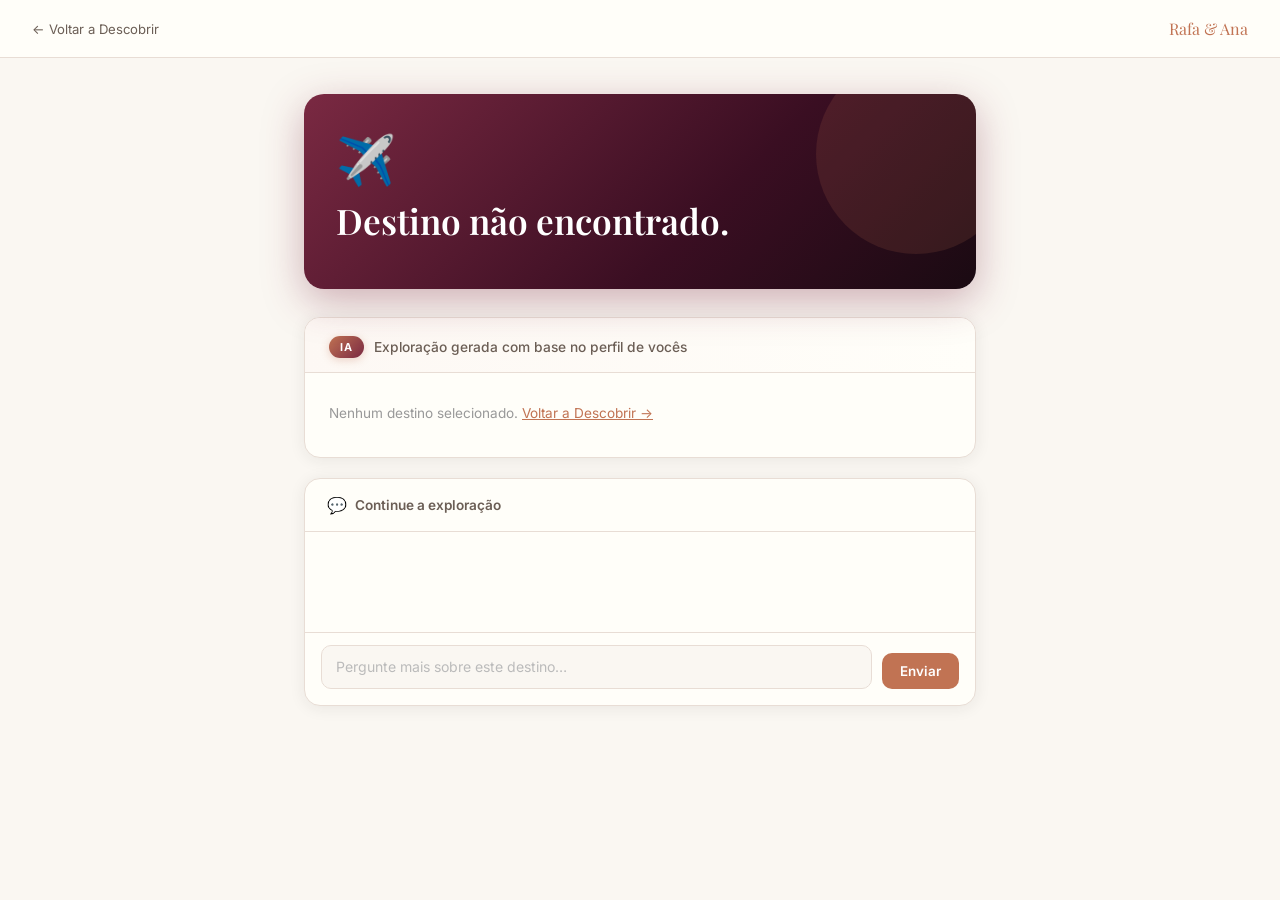
<file: explorar.html>
<!DOCTYPE html>
<html lang="pt-BR">
<head>
  <meta charset="UTF-8">
  <meta name="viewport" content="width=device-width, initial-scale=1.0">
  <title>Explorar Destino — Rafa & Ana</title>
  <link href="https://fonts.googleapis.com/css2?family=Playfair+Display:ital,wght@0,400;0,600;1,400&family=Inter:wght@300;400;500;600&display=swap" rel="stylesheet">
  <style>
    :root {
      --cream: #FAF7F2;
      --terracotta: #C17353;
      --olive: #6B7A5C;
      --sea: #4A7EA5;
      --wine: #7A2942;
      --warm-white: #FFFEF9;
      --text: #2C2520;
      --text-light: #6B5E55;
      --border: #E8DDD5;
      --shadow: 0 2px 16px rgba(44,37,32,0.08);
    }
    * { box-sizing: border-box; margin: 0; padding: 0; }
    body { font-family: 'Inter', sans-serif; background: var(--cream); color: var(--text); min-height: 100vh; }

    /* ── NAV ── */
    nav {
      background: var(--warm-white);
      border-bottom: 1px solid var(--border);
      padding: 0 32px;
      height: 58px;
      display: flex;
      align-items: center;
      justify-content: space-between;
      position: sticky;
      top: 0;
      z-index: 100;
    }
    .nav-back {
      display: flex; align-items: center; gap: 6px;
      font-size: 0.82rem; color: var(--text-light);
      text-decoration: none; transition: color 0.2s;
    }
    .nav-back:hover { color: var(--terracotta); }
    .nav-logo { font-family: 'Playfair Display', serif; font-size: 1rem; color: var(--terracotta); }

    /* ── MAIN ── */
    .main { max-width: 720px; margin: 0 auto; padding: 36px 24px 80px; }

    /* ── DEST HERO ── */
    .dest-hero {
      background: linear-gradient(135deg, var(--wine) 0%, #3a0e22 60%, #1a0a12 100%);
      border: none;
      border-radius: 20px;
      padding: 36px 32px 28px;
      margin-bottom: 28px;
      box-shadow: 0 12px 40px rgba(122,41,66,0.35);
      position: relative;
      overflow: hidden;
    }
    .dest-hero::before {
      content: '';
      position: absolute;
      top: -40px; right: -40px;
      width: 200px; height: 200px;
      background: rgba(193,115,83,0.15);
      border-radius: 50%;
    }
    .dest-flag { font-size: 3rem; margin-bottom: 12px; display: block; position: relative; z-index: 1; }
    .dest-name {
      font-family: 'Playfair Display', serif;
      font-size: 2.2rem;
      font-weight: 600;
      line-height: 1.15;
      margin-bottom: 8px;
      color: white;
      position: relative; z-index: 1;
    }
    .dest-tagline {
      font-size: 0.96rem;
      color: rgba(255,255,255,0.75);
      margin-bottom: 20px;
      line-height: 1.55;
      font-style: italic;
      position: relative; z-index: 1;
    }
    .dest-tags { display: flex; flex-wrap: wrap; gap: 8px; position: relative; z-index: 1; }
    .dest-tag {
      font-size: 0.74rem;
      font-weight: 500;
      padding: 5px 13px;
      border-radius: 20px;
      border: 1px solid rgba(255,255,255,0.25);
      color: rgba(255,255,255,0.85);
      background: rgba(255,255,255,0.1);
    }
    .dest-tag.highlight { border-color: rgba(255,255,255,0.6); color: white; background: rgba(255,255,255,0.2); font-weight: 600; }

    /* ── EXPLORATION CARD ── */
    .exploration-card {
      background: var(--warm-white);
      border: 1px solid var(--border);
      border-radius: 16px;
      margin-bottom: 20px;
      overflow: hidden;
      box-shadow: var(--shadow);
    }
    .exploration-header {
      padding: 18px 24px 14px;
      border-bottom: 1px solid var(--border);
      background: linear-gradient(to right, #FDF8F4, var(--warm-white));
      display: flex;
      align-items: center;
      gap: 10px;
    }
    .exploration-header .ai-badge {
      font-size: 0.68rem;
      font-weight: 700;
      letter-spacing: 0.1em;
      text-transform: uppercase;
      background: linear-gradient(135deg, var(--terracotta), var(--wine));
      color: white;
      padding: 4px 11px;
      border-radius: 20px;
      box-shadow: 0 2px 8px rgba(193,115,83,0.3);
    }
    .exploration-header .ai-label {
      font-size: 0.86rem;
      color: var(--text-light);
      font-weight: 500;
    }
    .exploration-body { padding: 20px 24px 24px; }

    /* Loading state */
    .loading-state { display: flex; align-items: center; gap: 12px; padding: 12px 0; }
    .loading-dots { display: flex; gap: 4px; }
    .loading-dots span {
      width: 7px; height: 7px;
      background: var(--terracotta);
      border-radius: 50%;
      animation: pulse 1.2s ease-in-out infinite;
    }
    .loading-dots span:nth-child(2) { animation-delay: 0.2s; }
    .loading-dots span:nth-child(3) { animation-delay: 0.4s; }
    @keyframes pulse { 0%,80%,100% { opacity: 0.3; transform: scale(0.85); } 40% { opacity: 1; transform: scale(1); } }
    .loading-text { font-size: 0.88rem; color: var(--text-light); }

    /* AI response markdown */
    .ai-response { font-size: 0.92rem; line-height: 1.7; color: var(--text); }
    .ai-response h2 {
      font-family: 'Playfair Display', serif;
      font-size: 1.1rem;
      font-weight: 600;
      margin: 20px 0 8px;
      color: var(--text);
    }
    .ai-response h2:first-child { margin-top: 0; }
    .ai-response h3 { font-size: 0.9rem; font-weight: 600; margin: 14px 0 6px; color: var(--terracotta); }
    .ai-response p { margin-bottom: 12px; }
    .ai-response ul { margin: 8px 0 12px 18px; }
    .ai-response ul li { margin-bottom: 6px; }
    .ai-response strong { font-weight: 600; color: var(--text); }
    .ai-response em { font-style: italic; color: var(--text-light); }
    .ai-response hr { border: none; border-top: 1px solid var(--border); margin: 18px 0; }

    /* ── CHAT ── */
    .chat-section {
      background: var(--warm-white);
      border: 1px solid var(--border);
      border-radius: 16px;
      overflow: hidden;
      box-shadow: var(--shadow);
    }
    .chat-section-header {
      padding: 16px 22px;
      border-bottom: 1px solid var(--border);
      font-size: 0.85rem;
      font-weight: 600;
      color: var(--text-light);
      display: flex;
      align-items: center;
      gap: 8px;
    }
    .chat-section-header::before { content: '💬'; font-size: 1rem; }
    .messages-area {
      min-height: 100px;
      max-height: 480px;
      overflow-y: auto;
      padding: 16px 20px;
      display: flex;
      flex-direction: column;
      gap: 14px;
    }
    .message { display: flex; gap: 10px; align-items: flex-start; }
    .message.user { flex-direction: row-reverse; }
    .msg-avatar {
      width: 30px; height: 30px; border-radius: 50%;
      font-size: 0.7rem; font-weight: 700;
      display: flex; align-items: center; justify-content: center;
      flex-shrink: 0;
    }
    .message.assistant .msg-avatar { background: var(--terracotta); color: white; }
    .message.user .msg-avatar { background: var(--olive); color: white; }
    .msg-bubble {
      max-width: 78%;
      padding: 11px 15px;
      border-radius: 14px;
      font-size: 0.88rem;
      line-height: 1.6;
    }
    .message.assistant .msg-bubble {
      background: var(--cream);
      border: 1px solid var(--border);
      border-radius: 14px 14px 14px 4px;
    }
    .message.user .msg-bubble {
      background: var(--terracotta);
      color: white;
      border-radius: 14px 14px 4px 14px;
    }
    .msg-bubble strong { font-weight: 600; }

    /* Chips de sugestão */
    .chips-row {
      padding: 10px 20px 4px;
      display: flex;
      flex-wrap: wrap;
      gap: 7px;
    }
    .suggest-chip {
      font-size: 0.78rem;
      padding: 6px 13px;
      border-radius: 20px;
      border: 1px solid var(--border);
      background: var(--cream);
      color: var(--text-light);
      cursor: pointer;
      transition: all 0.15s;
      font-family: 'Inter', sans-serif;
    }
    .suggest-chip:hover { border-color: var(--terracotta); color: var(--terracotta); }

    /* Input */
    .input-area {
      padding: 12px 16px 16px;
      border-top: 1px solid var(--border);
      display: flex;
      gap: 10px;
      align-items: flex-end;
    }
    #chat-input {
      flex: 1;
      font-family: 'Inter', sans-serif;
      font-size: 0.88rem;
      padding: 10px 14px;
      border: 1px solid var(--border);
      border-radius: 10px;
      background: var(--cream);
      color: var(--text);
      resize: none;
      outline: none;
      line-height: 1.5;
      transition: border-color 0.2s;
      min-height: 40px;
      max-height: 130px;
      overflow-y: auto;
    }
    #chat-input:focus { border-color: var(--terracotta); background: white; }
    #chat-input::placeholder { color: #bbb; }
    .send-btn {
      background: var(--terracotta);
      color: white;
      border: none;
      border-radius: 10px;
      padding: 10px 18px;
      font-size: 0.84rem;
      font-weight: 600;
      cursor: pointer;
      font-family: 'Inter', sans-serif;
      transition: opacity 0.15s;
      flex-shrink: 0;
    }
    .send-btn:hover { opacity: 0.85; }
    .send-btn:disabled { opacity: 0.5; cursor: default; }

    /* Typing indicator */
    .typing-indicator { display: none; align-items: center; gap: 10px; padding: 2px 0; }
    .typing-indicator.visible { display: flex; }
    .typing-dots { display: flex; gap: 4px; }
    .typing-dots span {
      width: 6px; height: 6px; border-radius: 50%;
      background: var(--text-light);
      animation: pulse 1.2s ease-in-out infinite;
    }
    .typing-dots span:nth-child(2) { animation-delay: 0.2s; }
    .typing-dots span:nth-child(3) { animation-delay: 0.4s; }

    /* Error banner */
    .error-banner {
      background: #FEF0EA;
      border: 1px solid #F5C8B0;
      border-radius: 10px;
      padding: 12px 16px;
      font-size: 0.84rem;
      color: #8B4020;
      margin: 12px 20px;
      display: none;
    }

    @media (max-width: 600px) {
      .main { padding: 20px 14px 60px; }
      .dest-hero { padding: 20px 18px; }
      .dest-name { font-size: 1.5rem; }
      .exploration-body { padding: 16px 18px 20px; }
      .msg-bubble { max-width: 90%; }
      .messages-area { max-height: 320px; }
    }
  </style>
</head>
<body>

<nav>
  <a class="nav-back" href="/descobrir">← Voltar a Descobrir</a>
  <span class="nav-logo">Rafa & Ana</span>
</nav>

<div class="main">

  <!-- DEST HERO — populated by JS -->
  <div class="dest-hero" id="dest-hero">
    <span class="dest-flag" id="dest-flag">✈️</span>
    <div class="dest-name" id="dest-name">Carregando destino…</div>
    <div class="dest-tagline" id="dest-tagline"></div>
    <div class="dest-tags" id="dest-tags"></div>
  </div>

  <!-- EXPLORATION CARD — AI auto-generates on load -->
  <div class="exploration-card">
    <div class="exploration-header">
      <span class="ai-badge">IA</span>
      <span class="ai-label">Exploração gerada com base no perfil de vocês</span>
    </div>
    <div class="exploration-body" id="exploration-body">
      <div class="loading-state" id="exploration-loading">
        <div class="loading-dots">
          <span></span><span></span><span></span>
        </div>
        <span class="loading-text">Analisando o destino para o perfil de vocês…</span>
      </div>
      <div class="ai-response" id="exploration-content" style="display:none"></div>
    </div>
  </div>

  <!-- CHAT -->
  <div class="chat-section">
    <div class="chat-section-header">Continue a exploração</div>
    <div class="messages-area" id="messages-area"></div>
    <div class="chips-row" id="chips-row" style="display:none">
      <!-- chips populated after exploration loads -->
    </div>
    <div class="error-banner" id="error-banner"></div>
    <div class="input-area">
      <textarea
        id="chat-input"
        placeholder="Pergunte mais sobre este destino…"
        rows="1"
        onkeydown="handleKeyDown(event)"
        oninput="autoResize(this)"
      ></textarea>
      <button class="send-btn" id="send-btn" onclick="sendMessage()">Enviar</button>
    </div>
  </div>

</div>

<script>
// ── STATE ──────────────────────────────────────────────────────────────────
let dest = null;
let chatHistory = [];
let isLoading = false;
let explorationDone = false;
const API_ENDPOINT = '/api/ai';

// ── INIT ───────────────────────────────────────────────────────────────────
window.addEventListener('DOMContentLoaded', () => {
  const raw = localStorage.getItem('explore_dest');
  if (!raw) {
    document.getElementById('dest-name').textContent = 'Destino não encontrado.';
    document.getElementById('exploration-loading').innerHTML =
      '<span style="color:#999;font-size:0.85rem">Nenhum destino selecionado. <a href="/descobrir" style="color:var(--terracotta)">Voltar a Descobrir →</a></span>';
    return;
  }

  dest = JSON.parse(raw);
  renderHero();
  startExploration();
});

// ── HERO ───────────────────────────────────────────────────────────────────
function renderHero() {
  document.title = `${dest.name} — Rafa & Ana`;
  document.getElementById('dest-flag').textContent = dest.flag || '✈️';
  document.getElementById('dest-name').textContent = dest.name;
  document.getElementById('dest-tagline').textContent = dest.tagline || '';

  const tags = [];
  if (dest.bestTime) tags.push({ label: '🗓 ' + dest.bestTime, highlight: false });
  if (dest.budget)   tags.push({ label: '💰 ' + dest.budget,   highlight: false });
  if (dest.type === 'surprise') tags.push({ label: '✦ Destino surpresa', highlight: true });
  if (dest.country)  tags.push({ label: dest.country, highlight: false });

  document.getElementById('dest-tags').innerHTML = tags
    .map(t => `<span class="dest-tag ${t.highlight ? 'highlight' : ''}">${t.label}</span>`)
    .join('');
}

// ── EXPLORATION AUTO-FIRE ──────────────────────────────────────────────────
async function startExploration() {
  const systemPrompt = buildSystemPrompt();
  const initialPrompt = buildInitialPrompt();

  // Add to chatHistory as the first user turn (won't show in chat UI)
  chatHistory.push({ role: 'user', content: initialPrompt });

  try {
    const contents = chatHistory.map(m => ({
      role: m.role === 'assistant' ? 'model' : 'user',
      parts: [{ text: m.content }]
    }));

    const response = await fetch(API_ENDPOINT, {
      method: 'POST',
      headers: { 'Content-Type': 'application/json' },
      body: JSON.stringify({
        systemInstruction: { parts: [{ text: systemPrompt }] },
        contents,
        generationConfig: { maxOutputTokens: 3000, temperature: 0.75 }
      })
    });

    if (!response.ok) {
      const err = await response.json().catch(() => ({}));
      throw new Error(err.error?.message || err.error || `HTTP ${response.status}`);
    }

    const data = await response.json();
    const reply = data.candidates?.[0]?.content?.parts?.find(p => p.text)?.text || '';

    chatHistory.push({ role: 'assistant', content: reply });

    // Render in the exploration card
    document.getElementById('exploration-loading').style.display = 'none';
    const el = document.getElementById('exploration-content');
    el.style.display = 'block';
    el.innerHTML = markdownToHTML(reply);

    explorationDone = true;
    showSuggestionChips();

  } catch (e) {
    document.getElementById('exploration-loading').innerHTML =
      `<span style="color:#c44;font-size:0.85rem">Erro ao gerar exploração: ${e.message}. <button onclick="startExploration()" style="background:none;border:none;color:var(--terracotta);cursor:pointer;text-decoration:underline;font-size:0.85rem">Tentar novamente</button></span>`;
  }
}

// ── CHAT ───────────────────────────────────────────────────────────────────
async function sendMessage() {
  if (isLoading) return;
  const input = document.getElementById('chat-input');
  const text = input.value.trim();
  if (!text) return;

  input.value = '';
  autoResize(input);
  hideError();

  addUserMessage(text);
  chatHistory.push({ role: 'user', content: text });

  isLoading = true;
  document.getElementById('send-btn').disabled = true;
  showTyping();

  try {
    const contents = chatHistory.slice(-16).map(m => ({
      role: m.role === 'assistant' ? 'model' : 'user',
      parts: [{ text: m.content }]
    }));

    const response = await fetch(API_ENDPOINT, {
      method: 'POST',
      headers: { 'Content-Type': 'application/json' },
      body: JSON.stringify({
        systemInstruction: { parts: [{ text: buildSystemPrompt() }] },
        contents,
        generationConfig: { maxOutputTokens: 1500, temperature: 0.7 }
      })
    });

    hideTyping();

    if (!response.ok) {
      const err = await response.json().catch(() => ({}));
      throw new Error(err.error?.message || err.error || `HTTP ${response.status}`);
    }

    const data = await response.json();
    const reply = data.candidates?.[0]?.content?.parts?.find(p => p.text)?.text || 'Sem resposta.';
    chatHistory.push({ role: 'assistant', content: reply });
    addAssistantMessage(reply);

  } catch (e) {
    hideTyping();
    showError('Não foi possível conectar à IA. Verifique sua conexão e tente novamente.');
    chatHistory.pop();
  } finally {
    isLoading = false;
    document.getElementById('send-btn').disabled = false;
  }
}

function sendChip(text) {
  document.getElementById('chat-input').value = text;
  sendMessage();
}

function handleKeyDown(e) {
  if (e.key === 'Enter' && !e.shiftKey) {
    e.preventDefault();
    sendMessage();
  }
}

// ── PROMPTS ────────────────────────────────────────────────────────────────
function buildSystemPrompt() {
  if (!dest) return '';
  const expList = (dest.experiences || []).map(e => `• ${e}`).join('\n');
  const foodList = (dest.food || []).map(f => `• ${f}`).join('\n');
  return `Você é o melhor consultor de viagens do mundo — com conhecimento profundo de destinos transformadores, logística real e o que de fato importa para cada tipo de viajante.

DESTINO EM ANÁLISE: ${dest.name} (${dest.country || ''})
${dest.tagline ? `"${dest.tagline}"` : ''}

POR QUE FAZ SENTIDO PARA RAFAEL E ANA:
${dest.why || 'Destino curado para o perfil do casal.'}

EXPERIÊNCIAS CONHECIDAS:
${expList || '—'}

HOSPEDAGEM TÍPICA:
${dest.stay || '—'}

GASTRONOMIA LOCAL:
${foodList || '—'}

DICA IMPORTANTE:
${dest.tip || '—'}

ORÇAMENTO ESTIMADO (para 2 pessoas):
${dest.budget || '—'}

MELHOR ÉPOCA:
${dest.bestTime || '—'}

SOBRE O CASAL (Rafael e Ana):
- Casal brasileiro buscando a viagem perfeita juntos
- Valorizam autenticidade, conforto e experiências transformadoras
- Fogem do turismo de massa e dos roteiros óbvios
- Gostam de gastronomia, paisagens únicas e experiências que ficam na memória

Seja específico, honesto e prático. Não use linguagem de guia turístico genérico. Quando pertinente, mencione o que pode dar errado ou o que a maioria dos turistas erra neste destino. Responda sempre em português brasileiro.`;
}

function buildInitialPrompt() {
  return `Faça uma exploração completa e honesta de ${dest.name} para nós — não um guia genérico, mas uma análise real e específica.

Estruture sua resposta assim:

## Por que este destino é especial
O que é verdadeiramente único e insubstituível aqui — o que não existe em mais lugar nenhum.

## O que não podem perder
As 3 a 5 experiências que definem este destino para quem valoriza autenticidade.

## Logística real
Como chegar, como se deslocar internamente, quanto tempo faz sentido ficar.

## Melhor época e clima
Quando ir, quando evitar, o que muda na experiência conforme a época.

## Orçamento honesto
Quanto custa de verdade para 2 pessoas — hospedagem, alimentação, atividades, voos aproximados a partir do Brasil.

## O lado B
Pontos negativos reais, riscos, o que pode decepcionar ou o que a maioria dos turistas erra.

Seja direto e específico. Não use clichês de guia turístico.`;
}

// ── RENDER HELPERS ─────────────────────────────────────────────────────────
function addUserMessage(text) {
  appendMessage('user', text);
}
function addAssistantMessage(text) {
  appendMessage('assistant', text);
}

function appendMessage(role, text) {
  const area = document.getElementById('messages-area');
  const div = document.createElement('div');
  div.className = `message ${role}`;

  const avatar = document.createElement('div');
  avatar.className = 'msg-avatar';
  avatar.textContent = role === 'user' ? 'R' : 'IA';

  const bubble = document.createElement('div');
  bubble.className = 'msg-bubble';
  bubble.innerHTML = role === 'assistant' ? markdownToHTML(text) : escapeHTML(text);

  div.appendChild(avatar);
  div.appendChild(bubble);
  area.appendChild(div);
  area.scrollTop = area.scrollHeight;
}

function showTyping() {
  const area = document.getElementById('messages-area');
  const div = document.createElement('div');
  div.id = 'typing-msg';
  div.className = 'message assistant';
  div.innerHTML = `
    <div class="msg-avatar">IA</div>
    <div class="msg-bubble" style="padding:12px 15px">
      <div class="typing-dots visible" style="display:flex;gap:4px;align-items:center">
        <span style="width:6px;height:6px;border-radius:50%;background:var(--text-light);animation:pulse 1.2s ease-in-out infinite;display:inline-block"></span>
        <span style="width:6px;height:6px;border-radius:50%;background:var(--text-light);animation:pulse 1.2s ease-in-out infinite 0.2s;display:inline-block"></span>
        <span style="width:6px;height:6px;border-radius:50%;background:var(--text-light);animation:pulse 1.2s ease-in-out infinite 0.4s;display:inline-block"></span>
      </div>
    </div>`;
  area.appendChild(div);
  area.scrollTop = area.scrollHeight;
}

function hideTyping() {
  document.getElementById('typing-msg')?.remove();
}

function showSuggestionChips() {
  if (!dest) return;
  const chipsRow = document.getElementById('chips-row');
  const suggestions = [
    `O que pode dar errado nessa viagem para ${dest.name}?`,
    `Compare ${dest.name} com um destino europeu clássico`,
    `Roteiro ideal de 10 dias em ${dest.name}`,
    `Qual a melhor hospedagem para um casal que quer conforto e autenticidade?`,
    `Quais os maiores erros que os turistas cometem em ${dest.name}?`,
  ];
  chipsRow.innerHTML = suggestions
    .map(s => `<button class="suggest-chip" onclick="sendChip('${s.replace(/'/g, "\\'")}')">${s}</button>`)
    .join('');
  chipsRow.style.display = 'flex';
}

function showError(msg) {
  const el = document.getElementById('error-banner');
  el.textContent = msg;
  el.style.display = 'block';
}
function hideError() {
  document.getElementById('error-banner').style.display = 'none';
}

// ── MARKDOWN ───────────────────────────────────────────────────────────────
function markdownToHTML(text) {
  // Escape HTML first
  let html = text
    .replace(/&/g, '&amp;')
    .replace(/</g, '&lt;')
    .replace(/>/g, '&gt;');

  // Headers
  html = html
    .replace(/^### (.+)$/gm, '<h3>$1</h3>')
    .replace(/^## (.+)$/gm, '<h2>$1</h2>')
    .replace(/^# (.+)$/gm, '<h2>$1</h2>');

  // Bold and italic
  html = html
    .replace(/\*\*\*(.+?)\*\*\*/g, '<strong><em>$1</em></strong>')
    .replace(/\*\*(.+?)\*\*/g, '<strong>$1</strong>')
    .replace(/\*(.+?)\*/g, '<em>$1</em>');

  // Horizontal rule
  html = html.replace(/^---+$/gm, '<hr>');

  // Unordered lists
  html = html.replace(/((?:^[•\-\*] .+\n?)+)/gm, (block) => {
    const items = block.trim().split('\n').map(l =>
      `<li>${l.replace(/^[•\-\*] /, '')}</li>`
    ).join('');
    return `<ul>${items}</ul>`;
  });

  // Paragraphs — wrap consecutive non-tag lines
  html = html
    .split('\n\n')
    .map(block => {
      block = block.trim();
      if (!block) return '';
      if (/^<(h[1-6]|ul|hr)/.test(block)) return block;
      return `<p>${block.replace(/\n/g, '<br>')}</p>`;
    })
    .join('\n');

  return html;
}

function escapeHTML(text) {
  return text
    .replace(/&/g, '&amp;')
    .replace(/</g, '&lt;')
    .replace(/>/g, '&gt;');
}

function autoResize(el) {
  el.style.height = 'auto';
  el.style.height = Math.min(el.scrollHeight, 130) + 'px';
}
</script>

</body>
</html>
</file>
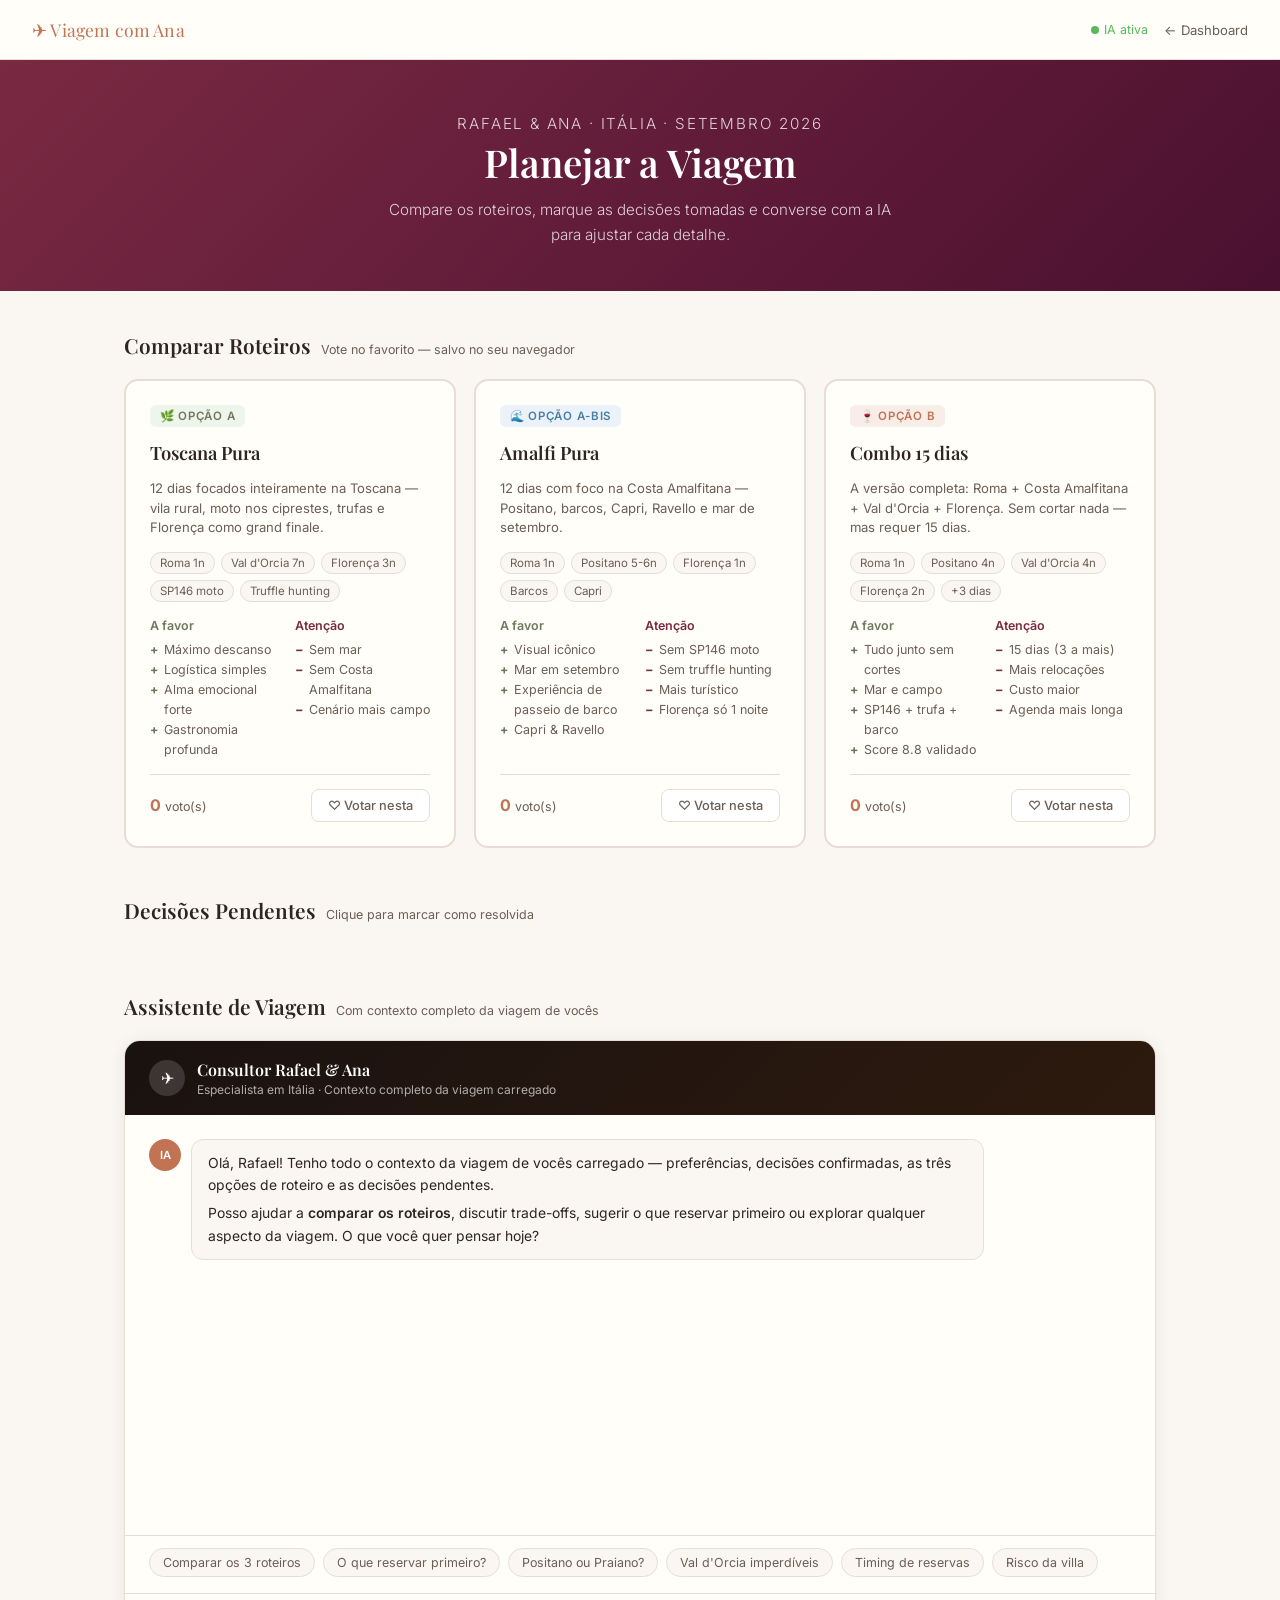
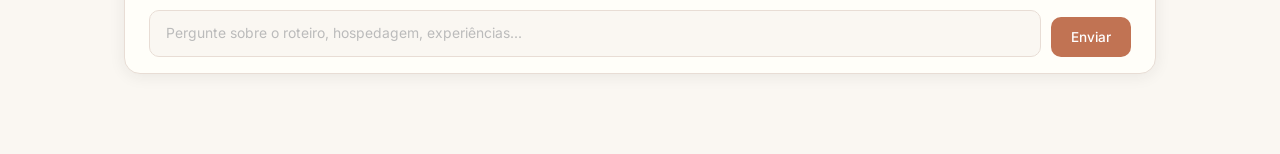
<file: planejar.html>
<!DOCTYPE html>
<html lang="pt-BR">
<head>
  <meta charset="UTF-8">
  <meta name="viewport" content="width=device-width, initial-scale=1.0">
  <title>Planejar — Viagem com Ana</title>
  <link href="https://fonts.googleapis.com/css2?family=Playfair+Display:ital,wght@0,400;0,600;1,400&family=Inter:wght@300;400;500;600&display=swap" rel="stylesheet">
  <style>
    :root {
      --cream: #FAF7F2;
      --terracotta: #C17353;
      --olive: #6B7A5C;
      --sea: #4A7EA5;
      --wine: #7A2942;
      --warm-white: #FFFEF9;
      --text: #2C2520;
      --text-light: #6B5E55;
      --border: #E8DDD5;
      --shadow: 0 2px 16px rgba(44,37,32,0.08);
      --shadow-lg: 0 8px 32px rgba(44,37,32,0.14);
    }
    * { box-sizing: border-box; margin: 0; padding: 0; }
    body { font-family: 'Inter', sans-serif; background: var(--cream); color: var(--text); min-height: 100vh; }

    /* ── NAV ── */
    nav {
      background: var(--warm-white);
      border-bottom: 1px solid var(--border);
      padding: 0 32px;
      height: 60px;
      display: flex;
      align-items: center;
      justify-content: space-between;
      position: sticky;
      top: 0;
      z-index: 100;
    }
    .nav-logo {
      font-family: 'Playfair Display', serif;
      font-size: 1.1rem;
      color: var(--terracotta);
      text-decoration: none;
      letter-spacing: 0.01em;
    }
    .nav-back {
      font-size: 0.82rem;
      color: var(--text-light);
      text-decoration: none;
      display: flex;
      align-items: center;
      gap: 6px;
      transition: color 0.2s;
    }
    .nav-back:hover { color: var(--terracotta); }
    .nav-actions { display: flex; align-items: center; gap: 16px; }
    .nav-key-btn {
      font-size: 0.78rem;
      font-family: 'Inter', sans-serif;
      color: var(--text-light);
      background: none;
      border: 1px solid var(--border);
      border-radius: 6px;
      padding: 5px 12px;
      cursor: pointer;
      transition: all 0.2s;
    }
    .nav-key-btn:hover { border-color: var(--terracotta); color: var(--terracotta); }
    .nav-key-indicator {
      width: 8px; height: 8px;
      border-radius: 50%;
      background: #ccc;
      display: inline-block;
      margin-right: 4px;
    }
    .nav-key-indicator.active { background: #5cb85c; }

    /* ── HERO ── */
    .hero {
      background: linear-gradient(135deg, var(--wine) 0%, #4a1030 100%);
      color: white;
      padding: 52px 32px 44px;
      text-align: center;
    }
    .hero-eyebrow {
      font-size: 0.75rem;
      letter-spacing: 0.12em;
      text-transform: uppercase;
      opacity: 0.7;
      margin-bottom: 10px;
    }
    .hero h1 {
      font-family: 'Playfair Display', serif;
      font-size: 2.4rem;
      font-weight: 600;
      margin-bottom: 10px;
    }
    .hero p {
      font-size: 0.95rem;
      opacity: 0.8;
      font-weight: 300;
      max-width: 520px;
      margin: 0 auto;
      line-height: 1.6;
    }

    /* ── MAIN LAYOUT ── */
    .main { max-width: 1080px; margin: 0 auto; padding: 40px 24px 80px; }

    /* ── SECTION HEADER ── */
    .section-header {
      display: flex;
      align-items: baseline;
      gap: 10px;
      margin-bottom: 20px;
    }
    .section-header h2 {
      font-family: 'Playfair Display', serif;
      font-size: 1.3rem;
      font-weight: 600;
      color: var(--text);
    }
    .section-header span {
      font-size: 0.78rem;
      color: var(--text-light);
      font-weight: 400;
    }

    /* ── ROUTE CARDS ── */
    .routes-grid {
      display: grid;
      grid-template-columns: repeat(3, 1fr);
      gap: 18px;
      margin-bottom: 48px;
    }
    @media (max-width: 780px) { .routes-grid { grid-template-columns: 1fr; } }

    .route-card {
      background: var(--warm-white);
      border: 2px solid var(--border);
      border-radius: 14px;
      padding: 24px;
      display: flex;
      flex-direction: column;
      gap: 14px;
      transition: box-shadow 0.2s, border-color 0.2s;
      position: relative;
    }
    .route-card:hover { box-shadow: var(--shadow-lg); }
    .route-card.selected { border-color: var(--terracotta); }
    .route-card.selected::before {
      content: '✓ Opção favorita';
      position: absolute;
      top: -12px;
      left: 50%;
      transform: translateX(-50%);
      background: var(--terracotta);
      color: white;
      font-size: 0.72rem;
      font-weight: 600;
      padding: 3px 12px;
      border-radius: 20px;
      white-space: nowrap;
      letter-spacing: 0.04em;
    }
    .route-badge {
      display: inline-flex;
      align-items: center;
      gap: 6px;
      font-size: 0.72rem;
      font-weight: 600;
      letter-spacing: 0.06em;
      text-transform: uppercase;
      padding: 4px 10px;
      border-radius: 6px;
      width: fit-content;
    }
    .badge-a { background: #EEF5EC; color: var(--olive); }
    .badge-abis { background: #EBF2F9; color: var(--sea); }
    .badge-b { background: #F9EDE8; color: var(--terracotta); }
    .route-card h3 {
      font-family: 'Playfair Display', serif;
      font-size: 1.15rem;
      font-weight: 600;
      color: var(--text);
      line-height: 1.3;
    }
    .route-summary {
      font-size: 0.82rem;
      color: var(--text-light);
      line-height: 1.5;
    }
    .route-tags {
      display: flex;
      flex-wrap: wrap;
      gap: 6px;
    }
    .tag {
      font-size: 0.72rem;
      padding: 3px 9px;
      border-radius: 20px;
      background: var(--cream);
      color: var(--text-light);
      border: 1px solid var(--border);
    }
    .route-pros-cons { display: grid; grid-template-columns: 1fr 1fr; gap: 10px; }
    .pros, .cons {
      font-size: 0.78rem;
      line-height: 1.6;
    }
    .pros-title { color: var(--olive); font-weight: 600; margin-bottom: 4px; }
    .cons-title { color: var(--wine); font-weight: 600; margin-bottom: 4px; }
    .pros li, .cons li { list-style: none; padding-left: 14px; position: relative; color: var(--text-light); }
    .pros li::before { content: '+'; position: absolute; left: 0; color: var(--olive); font-weight: 700; }
    .cons li::before { content: '−'; position: absolute; left: 0; color: var(--wine); font-weight: 700; }

    .vote-area {
      display: flex;
      align-items: center;
      justify-content: space-between;
      margin-top: auto;
      padding-top: 14px;
      border-top: 1px solid var(--border);
    }
    .vote-count {
      font-size: 0.78rem;
      color: var(--text-light);
    }
    .vote-count strong { color: var(--terracotta); font-size: 1rem; }
    .vote-btn {
      font-family: 'Inter', sans-serif;
      font-size: 0.8rem;
      font-weight: 500;
      padding: 8px 16px;
      border-radius: 8px;
      border: 1.5px solid var(--border);
      background: white;
      color: var(--text-light);
      cursor: pointer;
      transition: all 0.2s;
    }
    .vote-btn:hover { border-color: var(--terracotta); color: var(--terracotta); }
    .vote-btn.voted {
      background: var(--terracotta);
      color: white;
      border-color: var(--terracotta);
    }

    /* ── DECISIONS ── */
    .decisions-grid {
      display: grid;
      grid-template-columns: 1fr 1fr;
      gap: 10px;
      margin-bottom: 48px;
    }
    @media (max-width: 620px) { .decisions-grid { grid-template-columns: 1fr; } }

    .decision-item {
      background: var(--warm-white);
      border: 1px solid var(--border);
      border-radius: 10px;
      padding: 14px 16px;
      display: flex;
      align-items: flex-start;
      gap: 12px;
      cursor: pointer;
      transition: background 0.15s;
    }
    .decision-item:hover { background: #F5F0E8; }
    .decision-item.done { opacity: 0.5; }
    .decision-item.done .decision-text { text-decoration: line-through; }
    .decision-check {
      width: 20px; height: 20px;
      border-radius: 50%;
      border: 2px solid var(--border);
      flex-shrink: 0;
      display: flex;
      align-items: center;
      justify-content: center;
      margin-top: 1px;
      transition: all 0.2s;
    }
    .decision-item.done .decision-check {
      background: var(--olive);
      border-color: var(--olive);
      color: white;
    }
    .decision-urgency {
      font-size: 0.68rem;
      font-weight: 600;
      letter-spacing: 0.06em;
      text-transform: uppercase;
      margin-bottom: 3px;
    }
    .urgency-critical { color: #d32f2f; }
    .urgency-high { color: #e65100; }
    .urgency-medium { color: var(--sea); }
    .decision-text {
      font-size: 0.85rem;
      font-weight: 500;
      color: var(--text);
      line-height: 1.4;
    }
    .decision-note {
      font-size: 0.75rem;
      color: var(--text-light);
      margin-top: 3px;
      line-height: 1.4;
    }

    /* ── CHAT ── */
    .chat-section {
      background: var(--warm-white);
      border: 1px solid var(--border);
      border-radius: 16px;
      overflow: hidden;
      box-shadow: var(--shadow);
    }
    .chat-header {
      background: linear-gradient(135deg, #1a1210, #2d1a0e);
      color: white;
      padding: 18px 24px;
      display: flex;
      align-items: center;
      gap: 12px;
    }
    .chat-header-icon {
      width: 36px; height: 36px;
      background: rgba(255,255,255,0.15);
      border-radius: 50%;
      display: flex;
      align-items: center;
      justify-content: center;
      font-size: 1rem;
    }
    .chat-header-text h3 {
      font-family: 'Playfair Display', serif;
      font-size: 1rem;
      font-weight: 600;
    }
    .chat-header-text p {
      font-size: 0.75rem;
      opacity: 0.65;
      margin-top: 2px;
    }
    .messages-area {
      height: 420px;
      overflow-y: auto;
      padding: 24px;
      display: flex;
      flex-direction: column;
      gap: 16px;
      scroll-behavior: smooth;
    }
    .message { display: flex; gap: 10px; max-width: 85%; }
    .message.user { align-self: flex-end; flex-direction: row-reverse; }
    .message-avatar {
      width: 32px; height: 32px;
      border-radius: 50%;
      flex-shrink: 0;
      display: flex;
      align-items: center;
      justify-content: center;
      font-size: 0.85rem;
      font-weight: 600;
    }
    .message.assistant .message-avatar { background: var(--terracotta); color: white; font-size: 0.7rem; }
    .message.user .message-avatar { background: var(--sea); color: white; }
    .message-bubble {
      background: var(--cream);
      border: 1px solid var(--border);
      border-radius: 12px;
      padding: 12px 16px;
      font-size: 0.87rem;
      line-height: 1.6;
      color: var(--text);
    }
    .message.user .message-bubble {
      background: var(--sea);
      color: white;
      border-color: var(--sea);
    }
    .message-bubble strong { font-weight: 600; }
    .message-bubble em { font-style: italic; }
    .message-bubble ul, .message-bubble ol {
      padding-left: 18px;
      margin: 6px 0;
    }
    .message-bubble li { margin-bottom: 3px; }
    .message-bubble h3 { font-family: 'Playfair Display', serif; font-size: 0.95rem; margin: 10px 0 4px; }
    .message-bubble p { margin-bottom: 6px; }
    .message-bubble p:last-child { margin-bottom: 0; }
    .message-bubble code { background: rgba(0,0,0,0.06); padding: 1px 5px; border-radius: 4px; font-size: 0.82em; }
    .message.user .message-bubble code { background: rgba(255,255,255,0.2); }

    .typing-indicator {
      display: flex;
      align-items: center;
      gap: 5px;
      padding: 10px 14px;
    }
    .typing-dot {
      width: 7px; height: 7px;
      border-radius: 50%;
      background: var(--terracotta);
      opacity: 0.4;
      animation: typing 1.2s infinite ease-in-out;
    }
    .typing-dot:nth-child(2) { animation-delay: 0.2s; }
    .typing-dot:nth-child(3) { animation-delay: 0.4s; }
    @keyframes typing { 0%,80%,100%{opacity:0.4;transform:scale(1)} 40%{opacity:1;transform:scale(1.2)} }

    .chips-area {
      padding: 12px 24px 16px;
      display: flex;
      flex-wrap: wrap;
      gap: 8px;
      border-top: 1px solid var(--border);
    }
    .chip {
      font-size: 0.78rem;
      font-family: 'Inter', sans-serif;
      padding: 6px 13px;
      border-radius: 20px;
      border: 1.5px solid var(--border);
      background: var(--cream);
      color: var(--text-light);
      cursor: pointer;
      transition: all 0.15s;
      white-space: nowrap;
    }
    .chip:hover { border-color: var(--terracotta); color: var(--terracotta); background: white; }

    .input-area {
      padding: 16px 24px;
      border-top: 1px solid var(--border);
      display: flex;
      gap: 10px;
    }
    #chat-input {
      flex: 1;
      font-family: 'Inter', sans-serif;
      font-size: 0.87rem;
      padding: 12px 16px;
      border: 1.5px solid var(--border);
      border-radius: 10px;
      background: var(--cream);
      color: var(--text);
      resize: none;
      outline: none;
      transition: border-color 0.2s;
      line-height: 1.5;
      max-height: 120px;
    }
    #chat-input:focus { border-color: var(--terracotta); background: white; }
    #chat-input::placeholder { color: #bbb; }
    .send-btn {
      font-family: 'Inter', sans-serif;
      font-size: 0.85rem;
      font-weight: 500;
      padding: 12px 20px;
      border-radius: 10px;
      background: var(--terracotta);
      color: white;
      border: none;
      cursor: pointer;
      transition: background 0.2s;
      white-space: nowrap;
      align-self: flex-end;
    }
    .send-btn:hover { background: #a85e3d; }
    .send-btn:disabled { background: #ccc; cursor: default; }

    /* ── API KEY MODAL ── */
    .modal-overlay {
      position: fixed;
      inset: 0;
      background: rgba(0,0,0,0.55);
      backdrop-filter: blur(3px);
      z-index: 999;
      display: flex;
      align-items: center;
      justify-content: center;
      padding: 24px;
    }
    .modal-overlay.hidden { display: none; }
    .modal {
      background: var(--warm-white);
      border-radius: 18px;
      padding: 36px;
      max-width: 440px;
      width: 100%;
      box-shadow: 0 24px 80px rgba(0,0,0,0.3);
    }
    .modal h2 {
      font-family: 'Playfair Display', serif;
      font-size: 1.4rem;
      color: var(--text);
      margin-bottom: 10px;
    }
    .modal p {
      font-size: 0.85rem;
      color: var(--text-light);
      line-height: 1.6;
      margin-bottom: 20px;
    }
    .modal a { color: var(--sea); }
    .modal-input {
      width: 100%;
      font-family: 'Inter', sans-serif;
      font-size: 0.85rem;
      padding: 12px 16px;
      border: 1.5px solid var(--border);
      border-radius: 10px;
      margin-bottom: 14px;
      outline: none;
      transition: border-color 0.2s;
    }
    .modal-input:focus { border-color: var(--terracotta); }
    .modal-btn {
      width: 100%;
      font-family: 'Inter', sans-serif;
      font-size: 0.9rem;
      font-weight: 600;
      padding: 13px;
      background: var(--terracotta);
      color: white;
      border: none;
      border-radius: 10px;
      cursor: pointer;
      transition: background 0.2s;
    }
    .modal-btn:hover { background: #a85e3d; }
    .modal-skip {
      display: block;
      text-align: center;
      margin-top: 12px;
      font-size: 0.78rem;
      color: var(--text-light);
      cursor: pointer;
      text-decoration: underline;
    }
    .modal-skip:hover { color: var(--text); }
    .modal-note {
      font-size: 0.74rem;
      color: var(--text-light);
      margin-top: 10px;
      opacity: 0.7;
    }
  </style>
</head>
<body>

<!-- API Key Modal (desativado — chave no servidor) -->
<div class="modal-overlay hidden" id="modal-overlay" style="display:none!important">
  <div class="modal">
    <h2>Configurar Chat com IA</h2>
    <p>
      Para usar o assistente de viagem com inteligência artificial, você precisa de uma chave de API Gemini (Google). É gratuita!<br><br>
      Obtenha a sua em <a href="https://aistudio.google.com/app/apikey" target="_blank">aistudio.google.com/app/apikey</a> → "Create API Key".
    </p>
    <input
      type="password"
      class="modal-input"
      id="api-key-input"
      placeholder="AIza..."
      autocomplete="off"
    />
    <button class="modal-btn" onclick="saveApiKey()">Salvar chave e começar</button>
    <span class="modal-skip" onclick="dismissModal()">Pular por agora — usar sem IA</span>
    <p class="modal-note">🔒 A chave fica salva apenas no seu navegador (localStorage). Nunca é enviada para nenhum servidor além do Google.</p>
  </div>
</div>

<!-- Nav -->
<nav>
  <a href="/" class="nav-logo">✈ Viagem com Ana</a>
  <div class="nav-actions">
    <span style="font-size:0.78rem;color:#5cb85c;display:flex;align-items:center;gap:5px">
      <span style="width:8px;height:8px;border-radius:50%;background:#5cb85c;display:inline-block"></span>IA ativa
    </span>
    <a href="/" class="nav-back">← Dashboard</a>
  </div>
</nav>

<!-- Hero -->
<div class="hero">
  <p class="hero-eyebrow">Rafael & Ana · Itália · Setembro 2026</p>
  <h1>Planejar a Viagem</h1>
  <p>Compare os roteiros, marque as decisões tomadas e converse com a IA para ajustar cada detalhe.</p>
</div>

<div class="main">

  <!-- Route Comparison -->
  <div class="section-header">
    <h2>Comparar Roteiros</h2>
    <span>Vote no favorito — salvo no seu navegador</span>
  </div>
  <div class="routes-grid">

    <!-- Opção A: Toscana Pura -->
    <div class="route-card" id="card-a">
      <span class="route-badge badge-a">🌿 Opção A</span>
      <h3>Toscana Pura</h3>
      <p class="route-summary">12 dias focados inteiramente na Toscana — vila rural, moto nos ciprestes, trufas e Florença como grand finale.</p>
      <div class="route-tags">
        <span class="tag">Roma 1n</span>
        <span class="tag">Val d'Orcia 7n</span>
        <span class="tag">Florença 3n</span>
        <span class="tag">SP146 moto</span>
        <span class="tag">Truffle hunting</span>
      </div>
      <div class="route-pros-cons">
        <ul class="pros">
          <div class="pros-title">A favor</div>
          <li>Máximo descanso</li>
          <li>Logística simples</li>
          <li>Alma emocional forte</li>
          <li>Gastronomia profunda</li>
        </ul>
        <ul class="cons">
          <div class="cons-title">Atenção</div>
          <li>Sem mar</li>
          <li>Sem Costa Amalfitana</li>
          <li>Cenário mais campo</li>
        </ul>
      </div>
      <div class="vote-area">
        <div class="vote-count"><strong id="votes-a">0</strong> voto(s)</div>
        <button class="vote-btn" id="vote-btn-a" onclick="vote('a')">♡ Votar nesta</button>
      </div>
    </div>

    <!-- Opção A-bis: Amalfi -->
    <div class="route-card" id="card-abis">
      <span class="route-badge badge-abis">🌊 Opção A-bis</span>
      <h3>Amalfi Pura</h3>
      <p class="route-summary">12 dias com foco na Costa Amalfitana — Positano, barcos, Capri, Ravello e mar de setembro.</p>
      <div class="route-tags">
        <span class="tag">Roma 1n</span>
        <span class="tag">Positano 5-6n</span>
        <span class="tag">Florença 1n</span>
        <span class="tag">Barcos</span>
        <span class="tag">Capri</span>
      </div>
      <div class="route-pros-cons">
        <ul class="pros">
          <div class="pros-title">A favor</div>
          <li>Visual icônico</li>
          <li>Mar em setembro</li>
          <li>Experiência de passeio de barco</li>
          <li>Capri & Ravello</li>
        </ul>
        <ul class="cons">
          <div class="cons-title">Atenção</div>
          <li>Sem SP146 moto</li>
          <li>Sem truffle hunting</li>
          <li>Mais turístico</li>
          <li>Florença só 1 noite</li>
        </ul>
      </div>
      <div class="vote-area">
        <div class="vote-count"><strong id="votes-abis">0</strong> voto(s)</div>
        <button class="vote-btn" id="vote-btn-abis" onclick="vote('abis')">♡ Votar nesta</button>
      </div>
    </div>

    <!-- Opção B: Combo 15 dias -->
    <div class="route-card" id="card-b">
      <span class="route-badge badge-b">🍷 Opção B</span>
      <h3>Combo 15 dias</h3>
      <p class="route-summary">A versão completa: Roma + Costa Amalfitana + Val d'Orcia + Florença. Sem cortar nada — mas requer 15 dias.</p>
      <div class="route-tags">
        <span class="tag">Roma 1n</span>
        <span class="tag">Positano 4n</span>
        <span class="tag">Val d'Orcia 4n</span>
        <span class="tag">Florença 2n</span>
        <span class="tag">+3 dias</span>
      </div>
      <div class="route-pros-cons">
        <ul class="pros">
          <div class="pros-title">A favor</div>
          <li>Tudo junto sem cortes</li>
          <li>Mar e campo</li>
          <li>SP146 + trufa + barco</li>
          <li>Score 8.8 validado</li>
        </ul>
        <ul class="cons">
          <div class="cons-title">Atenção</div>
          <li>15 dias (3 a mais)</li>
          <li>Mais relocações</li>
          <li>Custo maior</li>
          <li>Agenda mais longa</li>
        </ul>
      </div>
      <div class="vote-area">
        <div class="vote-count"><strong id="votes-b">0</strong> voto(s)</div>
        <button class="vote-btn" id="vote-btn-b" onclick="vote('b')">♡ Votar nesta</button>
      </div>
    </div>

  </div>

  <!-- Pending Decisions -->
  <div class="section-header">
    <h2>Decisões Pendentes</h2>
    <span>Clique para marcar como resolvida</span>
  </div>
  <div class="decisions-grid" id="decisions-grid">
    <!-- Populated by JS -->
  </div>

  <!-- Chat -->
  <div class="section-header">
    <h2>Assistente de Viagem</h2>
    <span>Com contexto completo da viagem de vocês</span>
  </div>
  <div class="chat-section">
    <div class="chat-header">
      <div class="chat-header-icon">✈</div>
      <div class="chat-header-text">
        <h3>Consultor Rafael & Ana</h3>
        <p>Especialista em Itália · Contexto completo da viagem carregado</p>
      </div>
    </div>
    <div class="messages-area" id="messages-area">
      <div class="message assistant">
        <div class="message-avatar">IA</div>
        <div class="message-bubble">
          <p>Olá, Rafael! Tenho todo o contexto da viagem de vocês carregado — preferências, decisões confirmadas, as três opções de roteiro e as decisões pendentes.</p>
          <p>Posso ajudar a <strong>comparar os roteiros</strong>, discutir trade-offs, sugerir o que reservar primeiro ou explorar qualquer aspecto da viagem. O que você quer pensar hoje?</p>
        </div>
      </div>
    </div>
    <div class="chips-area">
      <button class="chip" onclick="sendChip('Compare as 3 opções de roteiro para nos ajudar a decidir')">Comparar os 3 roteiros</button>
      <button class="chip" onclick="sendChip('O que é mais urgente reservar agora?')">O que reservar primeiro?</button>
      <button class="chip" onclick="sendChip('Positano ou Praiano — qual escolher?')">Positano ou Praiano?</button>
      <button class="chip" onclick="sendChip('Quais são as experiências imperdíveis na Val d\'Orcia?')">Val d'Orcia imperdíveis</button>
      <button class="chip" onclick="sendChip('Como está o timing ideal para reservas em setembro 2026?')">Timing de reservas</button>
      <button class="chip" onclick="sendChip('Qual é o risco de não ter villa disponível em Val d\'Orcia?')">Risco da villa</button>
    </div>
    <div class="input-area">
      <textarea
        id="chat-input"
        placeholder="Pergunte sobre o roteiro, hospedagem, experiências..."
        rows="1"
        onkeydown="handleKeyDown(event)"
        oninput="autoResize(this)"
      ></textarea>
      <button class="send-btn" id="send-btn" onclick="sendMessage()">Enviar</button>
    </div>
  </div>

</div>

<script>
// ── CONSTANTS ──────────────────────────────────────────────────────────────

const DECISIONS = [
  { id: 'd0', urgency: 'critical', label: 'Definir formato do roteiro (A, A-bis ou B)', note: 'A decisão mais importante — bloqueia todas as reservas' },
  { id: 'd1', urgency: 'critical', label: 'Confirmar datas exatas em setembro 2026', note: 'Sem datas, nada pode ser reservado' },
  { id: 'd2', urgency: 'high',     label: 'Reservar villa rural em Val d\'Orcia', note: 'Alto risco de esgotamento — 6+ meses de antecedência' },
  { id: 'd3', urgency: 'high',     label: 'Reservar hotel em Positano ou Praiano', note: '4-6 meses antes para setembro' },
  { id: 'd4', urgency: 'high',     label: 'Verificar validade dos passaportes', note: 'Precisa valer até março 2027' },
  { id: 'd5', urgency: 'medium',   label: 'Definir aeroporto de saída: FCO ou FLR open-jaw', note: 'Comparar preços quando abrir' },
  { id: 'd6', urgency: 'medium',   label: 'Definir orçamento para passagens executivas', note: 'Estimativa: BRL 45–65k para 2 pax' },
  { id: 'd7', urgency: 'medium',   label: 'Verificar pontos C6 Átomos e validade', note: '84k pontos disponíveis — apoio estratégico' },
];

const URGENCY_LABELS = { critical: '🚨 Crítico', high: '🔶 Alta', medium: '🔵 Média' };
const URGENCY_CLASSES = { critical: 'urgency-critical', high: 'urgency-high', medium: 'urgency-medium' };

const SYSTEM_PROMPT = `Você é um consultor especialista em viagens de luxo para casais, com foco na Itália. Está ajudando Rafael e Ana a planejar a primeira viagem internacional deles juntos.

PERFIL DO CASAL:
- Primeira viagem internacional juntos — tem peso emocional especial
- Objetivo: descanso mental, conexão, romantismo, criar memórias felizes
- Estilo: romântico, confortável, gastronômico, leve, bem planejado
- Rafael e Ana valorizam experiências autênticas e fogem do turismo de massa
- Evitar: roteiros cansativos, muitas trocas de hotel, listas de tarefas turísticas obrigatórias

DECISÕES JÁ CONFIRMADAS:
- Destino: Itália — Costa Amalfitana + Toscana
- Período: Setembro 2026
- Preferência por classe executiva nos voos internacionais
- Chegada: Roma Fiumicino (FCO)
- Base em Roma: Trastevere
- Costa Amalfitana: base em Positano (alternativa válida: Praiano — mais íntimo e quieto)
- Val d'Orcia: villa rural entre Pienza e Montalcino (experiência definitiva da Toscana)
- Florença: base em Oltrarno
- Carro alugado na Toscana (dias 6–10 do roteiro)
- SP146 — 20 km entre Pienza e Montepulciano, estrada dos ciprestes — experiência de moto planejada
- Truffle hunting em dia dedicado — não comprimir com outras atividades
- Siena como parada no transfer para Florença

ROTEIRO MASTER ATUAL (12 dias / 11 noites — nota 8.8/10):
- Roma: 1 noite
- Costa Amalfitana (Positano): 4 noites
- Val d'Orcia (villa): 4 noites
- Florença (Oltrarno): 2 noites
- Transfer Roma→Positano: van privativa
- Transfer Nápoles→Florença: Frecciarossa

AS TRÊS OPÇÕES EM ANÁLISE:
1. OPÇÃO A — Toscana Pura (12 dias): Roma 1n + Val d'Orcia 7n + Florença 3n. Sem Costa Amalfitana. Máximo descanso, logística simples, gastronomia profunda. Foco total na Toscana.
2. OPÇÃO A-bis — Amalfi Pura (12 dias): Roma 1n + Positano/Praiano 5-6n + Florença 1n. Visual icônico, mar, barcos, Capri. Sem trufa, sem moto SP146.
3. OPÇÃO B — Combo 15 dias: Roma 1n + Costa Amalfitana 4n + Val d'Orcia 4n + Florença 2n. A melhor combinação, mas requer 15 dias de viagem.

DECISÕES URGENTES AINDA EM ABERTO (em ordem de prioridade):
1. Definir formato do roteiro (A, A-bis ou B) — bloqueia TUDO que vem depois
2. Confirmar datas exatas em setembro 2026
3. Reservar villa rural em Val d'Orcia (alto risco de esgotamento — 6+ meses)
4. Reservar hotel em Positano ou Praiano (4-6 meses antes)
5. Verificar validade dos passaportes (precisam valer até março 2027)

CONTEXTO ADICIONAL:
- Companhias prioritárias para passagens: TAP, Iberia, LATAM, Air France
- Saída FCO recomendada; FLR open-jaw como alternativa se >20% mais barato
- C6 Átomos: 84.000 pontos — apoio estratégico, insuficiente para resgate total
- Hotéis sem cadeias — preferência por boutique e propriedades com personalidade

INSTRUÇÕES DE COMPORTAMENTO:
- Responda SEMPRE em português
- Seja analítico, direto, objetivo e empático
- Quando houver trade-offs, apresente-os claramente
- Priorize a experiência emocional do casal em todas as recomendações
- Quando recomendar, explique o porquê
- Não recomende compra ou reserva sem indicar riscos e alternativas
- Sugira próximos passos concretos ao final de respostas importantes
- Use formatação leve — parágrafos, listas quando necessário, sem exagero`;

// ── STATE ───────────────────────────────────────────────────────────────────
let chatHistory = [];
let isLoading = false;

// ── INIT ────────────────────────────────────────────────────────────────────
document.addEventListener('DOMContentLoaded', () => {
  updateKeyIndicator();
  renderDecisions();
  renderVotes();

  // Prefill de chat vindo do descobrir.html
  const prefill = localStorage.getItem('chat_prefill');
  if (prefill) {
    localStorage.removeItem('chat_prefill');
    const input = document.getElementById('chat-input');
    if (input) {
      input.value = prefill;
      input.focus();
      setTimeout(() => sendMessage(), 400);
    }
  }
});

// ── API KEY ─────────────────────────────────────────────────────────────────
function showModal() {
  document.getElementById('modal-overlay').classList.remove('hidden');
  setTimeout(() => document.getElementById('api-key-input').focus(), 100);
}
function dismissModal() {
  document.getElementById('modal-overlay').classList.add('hidden');
}
function saveApiKey() {
  const input = document.getElementById('api-key-input').value.trim();
  if (!input || !input.startsWith('AIza')) {
    document.getElementById('api-key-input').style.borderColor = '#d32f2f';
    document.getElementById('api-key-input').placeholder = 'Chave inválida — deve começar com AIza...';
    return;
  }
  apiKey = input;
  localStorage.setItem('gemini_api_key', apiKey);
  dismissModal();
  updateKeyIndicator();
  addAssistantMessage('Chave configurada! Agora posso responder com inteligência artificial. Como posso ajudar?');
}
function updateKeyIndicator() {
  const dot = document.getElementById('key-indicator');
  const text = document.getElementById('key-status-text');
  if (apiKey) {
    dot.classList.add('active');
    text.textContent = 'IA ativa';
  } else {
    dot.classList.remove('active');
    text.textContent = 'Configurar IA';
  }
}

// ── DECISIONS ───────────────────────────────────────────────────────────────
function renderDecisions() {
  const done = JSON.parse(localStorage.getItem('decisions_done') || '[]');
  const grid = document.getElementById('decisions-grid');
  grid.innerHTML = DECISIONS.map(d => {
    const isDone = done.includes(d.id);
    return `
      <div class="decision-item ${isDone ? 'done' : ''}" onclick="toggleDecision('${d.id}', this)">
        <div class="decision-check">${isDone ? '✓' : ''}</div>
        <div>
          <div class="decision-urgency ${URGENCY_CLASSES[d.urgency]}">${URGENCY_LABELS[d.urgency]}</div>
          <div class="decision-text">${d.label}</div>
          <div class="decision-note">${d.note}</div>
        </div>
      </div>`;
  }).join('');
}

function toggleDecision(id, el) {
  const done = JSON.parse(localStorage.getItem('decisions_done') || '[]');
  const idx = done.indexOf(id);
  if (idx === -1) done.push(id); else done.splice(idx, 1);
  localStorage.setItem('decisions_done', JSON.stringify(done));
  renderDecisions();
}

// ── VOTING ───────────────────────────────────────────────────────────────────
function renderVotes() {
  const votes = JSON.parse(localStorage.getItem('route_votes') || '{"a":0,"abis":0,"b":0}');
  const myVote = localStorage.getItem('my_vote');
  ['a','abis','b'].forEach(opt => {
    document.getElementById(`votes-${opt}`).textContent = votes[opt] || 0;
    const btn = document.getElementById(`vote-btn-${opt}`);
    const card = document.getElementById(`card-${opt}`);
    if (myVote === opt) {
      btn.classList.add('voted');
      btn.textContent = '♥ Votado';
      card.classList.add('selected');
    } else {
      btn.classList.remove('voted');
      btn.textContent = '♡ Votar nesta';
      card.classList.remove('selected');
    }
  });
}

function vote(opt) {
  const votes = JSON.parse(localStorage.getItem('route_votes') || '{"a":0,"abis":0,"b":0}');
  const prevVote = localStorage.getItem('my_vote');
  if (prevVote && prevVote !== opt) {
    votes[prevVote] = Math.max(0, (votes[prevVote] || 1) - 1);
  }
  if (prevVote === opt) {
    // Desvote
    votes[opt] = Math.max(0, (votes[opt] || 1) - 1);
    localStorage.removeItem('my_vote');
  } else {
    votes[opt] = (votes[opt] || 0) + 1;
    localStorage.setItem('my_vote', opt);
  }
  localStorage.setItem('route_votes', JSON.stringify(votes));
  renderVotes();
}

// ── CHAT ─────────────────────────────────────────────────────────────────────
function renderMarkdown(text) {
  return text
    .replace(/^### (.+)$/gm, '<h3>$1</h3>')
    .replace(/^## (.+)$/gm, '<h3>$1</h3>')
    .replace(/^# (.+)$/gm, '<h3>$1</h3>')
    .replace(/\*\*(.+?)\*\*/g, '<strong>$1</strong>')
    .replace(/\*(.+?)\*/g, '<em>$1</em>')
    .replace(/`(.+?)`/g, '<code>$1</code>')
    .replace(/^[-•] (.+)$/gm, '<li>$1</li>')
    .replace(/^\d+\. (.+)$/gm, '<li>$1</li>')
    .replace(/(<li>.*<\/li>\n?)+/g, m => `<ul>${m}</ul>`)
    .replace(/\n\n/g, '</p><p>')
    .replace(/\n/g, '<br>')
    .replace(/^/, '<p>').replace(/$/, '</p>')
    .replace(/<p><\/p>/g, '')
    .replace(/<p>(<h3>)/g, '$1')
    .replace(/(<\/h3>)<\/p>/g, '$1')
    .replace(/<p>(<ul>)/g, '$1')
    .replace(/(<\/ul>)<\/p>/g, '$1');
}

function addAssistantMessage(text) {
  const area = document.getElementById('messages-area');
  const msg = document.createElement('div');
  msg.className = 'message assistant';
  msg.innerHTML = `
    <div class="message-avatar">IA</div>
    <div class="message-bubble">${renderMarkdown(text)}</div>`;
  area.appendChild(msg);
  area.scrollTop = area.scrollHeight;
}

function addUserMessage(text) {
  const area = document.getElementById('messages-area');
  const msg = document.createElement('div');
  msg.className = 'message user';
  msg.innerHTML = `
    <div class="message-avatar">R</div>
    <div class="message-bubble">${text.replace(/\n/g,'<br>')}</div>`;
  area.appendChild(msg);
  area.scrollTop = area.scrollHeight;
}

function showTyping() {
  const area = document.getElementById('messages-area');
  const el = document.createElement('div');
  el.className = 'message assistant';
  el.id = 'typing-msg';
  el.innerHTML = `
    <div class="message-avatar">IA</div>
    <div class="message-bubble">
      <div class="typing-indicator">
        <div class="typing-dot"></div>
        <div class="typing-dot"></div>
        <div class="typing-dot"></div>
      </div>
    </div>`;
  area.appendChild(el);
  area.scrollTop = area.scrollHeight;
}

function hideTyping() {
  const el = document.getElementById('typing-msg');
  if (el) el.remove();
}

async function sendMessage() {
  if (isLoading) return;
  const input = document.getElementById('chat-input');
  const text = input.value.trim();
  if (!text) return;

  input.value = '';
  autoResize(input);
  addUserMessage(text);
  chatHistory.push({ role: 'user', content: text });

  isLoading = true;
  document.getElementById('send-btn').disabled = true;
  showTyping();

  try {
    // Build Gemini contents from chatHistory (last 12 turns)
    const contents = chatHistory.slice(-12).map(m => ({
      role: m.role === 'assistant' ? 'model' : 'user',
      parts: [{ text: m.content }]
    }));

    const response = await fetch('/api/ai', {
      method: 'POST',
      headers: { 'Content-Type': 'application/json' },
      body: JSON.stringify({
        systemInstruction: { parts: [{ text: SYSTEM_PROMPT }] },
        contents,
        generationConfig: { maxOutputTokens: 2048, temperature: 0.7 }
      })
    });

    hideTyping();

    if (!response.ok) {
      const err = await response.json().catch(() => ({}));
      const errMsg = typeof err.error === 'string' ? err.error : (err.error?.message || err.message || response.statusText || `HTTP ${response.status}`);
      addAssistantMessage(`Erro (${response.status}): ${errMsg}`);
      chatHistory.pop();
      return;
    }

    const data = await response.json();
    const reply = data.candidates?.[0]?.content?.parts?.find(p => p.text)?.text || 'Sem resposta.';
    chatHistory.push({ role: 'assistant', content: reply });
    addAssistantMessage(reply);

  } catch (e) {
    hideTyping();
    addAssistantMessage('Não foi possível conectar à API. Verifique sua conexão e tente novamente.');
    chatHistory.pop();
  } finally {
    isLoading = false;
    document.getElementById('send-btn').disabled = false;
  }
}

function sendChip(text) {
  document.getElementById('chat-input').value = text;
  sendMessage();
}

function handleKeyDown(e) {
  if (e.key === 'Enter' && !e.shiftKey) {
    e.preventDefault();
    sendMessage();
  }
}

function autoResize(el) {
  el.style.height = 'auto';
  el.style.height = Math.min(el.scrollHeight, 120) + 'px';
}
</script>
</body>
</html>
</file>
<file: style.css>
/* ============================================================
   Viagem com Ana · Dashboard Online
   Paleta: creme, terracota, oliva, azul-mar, vinho
   ============================================================ */

/* === Reset === */
*, *::before, *::after { box-sizing: border-box; margin: 0; padding: 0; }

/* === Variáveis === */
:root {
  --cream:             #FAF7F2;
  --cream-mid:         #EDE6DA;
  --cream-border:      #DDD5C8;
  --terracotta:        #C17353;
  --terracotta-light:  #EDD5C3;
  --terracotta-dark:   #8B4A2E;
  --olive:             #6B7A5C;
  --olive-light:       #C5D1B8;
  --olive-dark:        #3D5030;
  --sea:               #4A7EA5;
  --sea-light:         #BDD4E8;
  --sea-dark:          #2A5478;
  --wine:              #7A2942;
  --wine-light:        #E0B8C4;
  --wine-dark:         #4C1528;
  --text:              #2A231E;
  --text-mid:          #5A4E48;
  --text-muted:        #9A8E88;
  --white:             #FFFFFF;
  --border:            rgba(42, 35, 30, 0.10);
  --shadow-sm:         0 1px 6px rgba(42, 35, 30, 0.07);
  --shadow-md:         0 4px 24px rgba(42, 35, 30, 0.10);
  --shadow-lg:         0 8px 40px rgba(42, 35, 30, 0.13);
  --radius-sm:         10px;
  --radius-md:         16px;
  --radius-lg:         24px;
  --radius-xl:         32px;
  --font-serif:        'Playfair Display', Georgia, serif;
  --font-sans:         'Inter', -apple-system, BlinkMacSystemFont, sans-serif;
}

/* === Base === */
html { scroll-behavior: smooth; }

body {
  font-family: var(--font-sans);
  background-color: var(--cream);
  color: var(--text);
  line-height: 1.6;
  font-size: 16px;
  -webkit-font-smoothing: antialiased;
  -moz-osx-font-smoothing: grayscale;
}

a { color: var(--sea); text-decoration: none; }
img { max-width: 100%; display: block; }

/* === Layout === */
.container {
  max-width: 960px;
  margin: 0 auto;
  padding: 0 20px;
}

.section         { padding: 56px 0; }
.section--light  { background: var(--white); }
.section--dark   { background: var(--wine); }
.section--tinted { background: var(--cream-mid); }

/* ============================================================
   NAV
   ============================================================ */
.nav {
  background: var(--white);
  border-bottom: 1px solid var(--border);
  padding: 14px 0;
  position: sticky;
  top: 0;
  z-index: 100;
}

.nav-inner {
  display: flex;
  align-items: center;
  justify-content: space-between;
}

.nav-logo {
  font-family: var(--font-serif);
  font-size: 15px;
  font-weight: 500;
  color: var(--text);
}

.nav-status {
  display: flex;
  align-items: center;
  gap: 8px;
}

.nav-dot {
  width: 7px;
  height: 7px;
  border-radius: 50%;
  background: var(--terracotta);
  animation: pulse 2.5s ease-in-out infinite;
}

@keyframes pulse {
  0%, 100% { opacity: 1; transform: scale(1); }
  50%       { opacity: 0.5; transform: scale(0.85); }
}

.nav-label { font-size: 12px; color: var(--text-muted); }

/* ============================================================
   HERO
   ============================================================ */
.hero {
  padding: 80px 0 64px;
  text-align: center;
  border-bottom: 1px solid var(--cream-border);
  position: relative;
  overflow: hidden;
}

.hero-flag {
  font-size: 42px;
  margin-bottom: 18px;
  display: block;
}

.hero-eyebrow {
  font-size: 12px;
  font-weight: 500;
  letter-spacing: 0.12em;
  text-transform: uppercase;
  color: var(--terracotta);
  margin-bottom: 16px;
}

.hero-title {
  font-family: var(--font-serif);
  font-size: clamp(44px, 9vw, 76px);
  font-weight: 400;
  font-style: italic;
  color: var(--wine);
  line-height: 1.1;
  margin-bottom: 20px;
}

.hero-subtitle {
  font-size: 17px;
  color: var(--text-mid);
  font-weight: 300;
  max-width: 440px;
  margin: 0 auto 36px;
  line-height: 1.75;
}

.hero-tags {
  display: flex;
  flex-wrap: wrap;
  gap: 10px;
  justify-content: center;
}

.hero-tag {
  background: var(--white);
  border: 1px solid var(--cream-border);
  border-radius: 100px;
  padding: 8px 18px;
  font-size: 14px;
  color: var(--text-mid);
  font-weight: 400;
  white-space: nowrap;
}

/* ============================================================
   STATS STRIP
   ============================================================ */
.stats-strip {
  padding: 0;
  margin-top: -32px;
  position: relative;
  z-index: 10;
}

.stats-grid {
  display: grid;
  grid-template-columns: repeat(auto-fit, minmax(150px, 1fr));
  gap: 12px;
}

.stat-card {
  background: var(--white);
  border: 1px solid var(--border);
  border-radius: var(--radius-md);
  padding: 20px 18px;
  box-shadow: var(--shadow-md);
}

.stat-card--alert  { border-left: 3px solid var(--terracotta); }
.stat-card--action { border-left: 3px solid var(--olive); }

.stat-label {
  font-size: 10px;
  font-weight: 600;
  text-transform: uppercase;
  letter-spacing: 0.08em;
  color: var(--text-muted);
  margin-bottom: 8px;
}

.stat-value {
  font-family: var(--font-serif);
  font-size: 20px;
  font-weight: 500;
  color: var(--text);
  line-height: 1.2;
  margin-bottom: 4px;
}

.stat-sub { font-size: 12px; color: var(--text-muted); line-height: 1.4; }

/* ============================================================
   SECTION HEADERS
   ============================================================ */
.section-header {
  display: flex;
  align-items: center;
  gap: 12px;
  margin-bottom: 28px;
  flex-wrap: wrap;
}

.section-title {
  font-family: var(--font-serif);
  font-size: 28px;
  font-weight: 400;
  color: var(--text);
  margin-bottom: 28px;
  line-height: 1.25;
}

.section-title--light { color: var(--white); margin-bottom: 32px; }
.section-header .section-title { margin-bottom: 0; }

.badge {
  display: inline-block;
  font-size: 11px;
  font-weight: 600;
  padding: 4px 12px;
  border-radius: 100px;
  letter-spacing: 0.03em;
  white-space: nowrap;
}

.badge--alert   { background: #FDE8D8; color: var(--terracotta-dark); }
.badge--olive   { background: var(--olive-light); color: var(--olive-dark); }
.badge--sea     { background: var(--sea-light); color: var(--sea-dark); }
.badge--neutral { background: var(--cream-mid); color: var(--text-muted); }

/* ============================================================
   DECIDINDO AGORA
   ============================================================ */
.deciding-grid {
  display: grid;
  grid-template-columns: repeat(auto-fit, minmax(240px, 1fr));
  gap: 14px;
}

.deciding-card {
  background: var(--cream);
  border: 1px solid var(--cream-border);
  border-radius: var(--radius-md);
  padding: 22px 20px;
  display: flex;
  gap: 14px;
  align-items: flex-start;
}

.deciding-icon { font-size: 26px; flex-shrink: 0; line-height: 1; margin-top: 2px; }

.deciding-text strong {
  display: block;
  font-size: 15px;
  font-weight: 500;
  color: var(--text);
  margin-bottom: 6px;
}

.deciding-text p { font-size: 14px; color: var(--text-mid); line-height: 1.6; }

/* ============================================================
   CAMINHOS EM ANÁLISE
   ============================================================ */
.paths-grid {
  display: grid;
  grid-template-columns: repeat(auto-fit, minmax(260px, 1fr));
  gap: 18px;
  align-items: stretch;
}

.path-card {
  background: var(--white);
  border: 1px solid var(--border);
  border-radius: var(--radius-md);
  padding: 28px 24px;
  box-shadow: var(--shadow-sm);
  display: flex;
  flex-direction: column;
  gap: 10px;
}

.path-card--featured {
  border: 2px solid var(--terracotta);
  box-shadow: 0 6px 32px rgba(193, 115, 83, 0.16);
}

.path-score {
  font-size: 13px;
  font-weight: 600;
  color: var(--olive);
  letter-spacing: 0.02em;
}

.path-title {
  font-family: var(--font-serif);
  font-size: 20px;
  font-weight: 400;
  color: var(--text);
  line-height: 1.3;
}

.path-desc { font-size: 14px; color: var(--text-mid); line-height: 1.65; flex: 1; }

.path-details {
  display: flex;
  flex-direction: column;
  gap: 7px;
  margin-top: 6px;
  padding-top: 16px;
  border-top: 1px solid var(--border);
}

.path-detail { font-size: 13px; color: var(--text-mid); display: flex; align-items: center; gap: 8px; }

/* ============================================================
   EXPERIÊNCIAS DESEJADAS
   ============================================================ */
.experiences-wrap {
  display: flex;
  flex-wrap: wrap;
  gap: 11px;
}

.exp-pill {
  background: rgba(255, 255, 255, 0.14);
  border: 1px solid rgba(255, 255, 255, 0.28);
  border-radius: 100px;
  padding: 10px 20px;
  font-size: 14px;
  color: var(--white);
  font-weight: 300;
  line-height: 1;
}

/* ============================================================
   DECISÕES TOMADAS
   ============================================================ */
.decisions-grid {
  display: grid;
  grid-template-columns: repeat(auto-fit, minmax(280px, 1fr));
  gap: 10px;
}

.decision-item {
  display: flex;
  align-items: flex-start;
  gap: 14px;
  padding: 16px 18px;
  background: var(--cream);
  border: 1px solid var(--cream-border);
  border-radius: var(--radius-sm);
}

.decision-check {
  width: 24px;
  height: 24px;
  border-radius: 50%;
  background: #D6ECDB;
  color: #2D6A3F;
  font-size: 12px;
  font-weight: 700;
  display: flex;
  align-items: center;
  justify-content: center;
  flex-shrink: 0;
  margin-top: 1px;
}

.decision-title { font-size: 14px; font-weight: 500; color: var(--text); margin-bottom: 3px; line-height: 1.4; }
.decision-sub   { font-size: 12px; color: var(--text-muted); line-height: 1.5; }

/* ============================================================
   DECISÕES EM ABERTO
   ============================================================ */
.pending-list { display: flex; flex-direction: column; gap: 9px; }

.pending-item {
  display: flex;
  align-items: flex-start;
  gap: 16px;
  padding: 16px 20px;
  background: var(--white);
  border: 1px solid var(--border);
  border-left: 3px solid transparent;
  border-radius: var(--radius-sm);
}

.pending-item--critical { border-left-color: #D04040; }
.pending-item--high     { border-left-color: var(--terracotta); }
.pending-item--medium   { border-left-color: var(--sea); }
.pending-item--normal   { border-left-color: var(--cream-border); }

.pending-urgency {
  font-size: 11px;
  font-weight: 600;
  color: var(--text-muted);
  min-width: 76px;
  padding-top: 3px;
  flex-shrink: 0;
  white-space: nowrap;
}

.pending-title { font-size: 15px; font-weight: 500; color: var(--text); margin-bottom: 4px; line-height: 1.4; }
.pending-sub   { font-size: 13px; color: var(--text-mid); line-height: 1.55; }

/* ============================================================
   CTA
   ============================================================ */
.cta-box {
  max-width: 600px;
  margin: 0 auto;
  text-align: center;
  padding: 52px 36px;
  background: var(--white);
  border: 1px solid var(--cream-border);
  border-radius: var(--radius-xl);
  box-shadow: var(--shadow-lg);
}

.cta-icon { font-size: 40px; margin-bottom: 16px; }

.cta-title {
  font-family: var(--font-serif);
  font-size: 26px;
  font-weight: 400;
  color: var(--text);
  margin-bottom: 14px;
  line-height: 1.3;
}

.cta-text { font-size: 15px; color: var(--text-mid); line-height: 1.75; margin-bottom: 28px; }

.cta-button {
  display: inline-block;
  background: var(--terracotta);
  color: var(--white);
  font-size: 15px;
  font-weight: 500;
  padding: 15px 36px;
  border-radius: 100px;
  text-decoration: none;
  transition: background 0.2s ease, transform 0.15s ease, box-shadow 0.2s ease;
  box-shadow: 0 4px 16px rgba(193, 115, 83, 0.30);
  letter-spacing: 0.01em;
}

.cta-button:hover {
  background: var(--terracotta-dark);
  transform: translateY(-2px);
  box-shadow: 0 6px 20px rgba(193, 115, 83, 0.35);
}

.cta-button:active { transform: translateY(0); }

/* ============================================================
   FOOTER
   ============================================================ */
.footer { background: var(--text); padding: 28px 0; }

.footer-inner {
  display: flex;
  align-items: center;
  justify-content: space-between;
  font-size: 13px;
  color: rgba(255, 255, 255, 0.45);
  flex-wrap: wrap;
  gap: 8px;
}

/* ============================================================
   RESPONSIVE
   ============================================================ */
@media (max-width: 768px) {
  .section { padding: 44px 0; }
  .stats-grid { grid-template-columns: repeat(2, 1fr); }
  .paths-grid { grid-template-columns: 1fr; }
}

@media (max-width: 540px) {
  .hero { padding: 56px 0 48px; }
  .hero-title { font-size: 42px; }
  .hero-subtitle { font-size: 16px; }
  .hero-tag { font-size: 13px; padding: 7px 14px; }
  .section { padding: 36px 0; }
  .section-title { font-size: 24px; }
  .stats-grid { grid-template-columns: 1fr 1fr; gap: 10px; }
  .stat-value { font-size: 18px; }
  .section-header { flex-direction: column; align-items: flex-start; gap: 8px; }
  .deciding-grid { grid-template-columns: 1fr; }
  .decisions-grid { grid-template-columns: 1fr; }
  .pending-item { flex-direction: column; gap: 6px; }
  .pending-urgency { min-width: auto; }
  .cta-box { padding: 32px 20px; border-radius: var(--radius-lg); }
  .cta-title { font-size: 22px; }
  .footer-inner { justify-content: center; text-align: center; }
  .nav-label { display: none; }
}

@media (max-width: 360px) {
  .stats-grid { grid-template-columns: 1fr; }
  .hero-title { font-size: 36px; }
}
</file>
